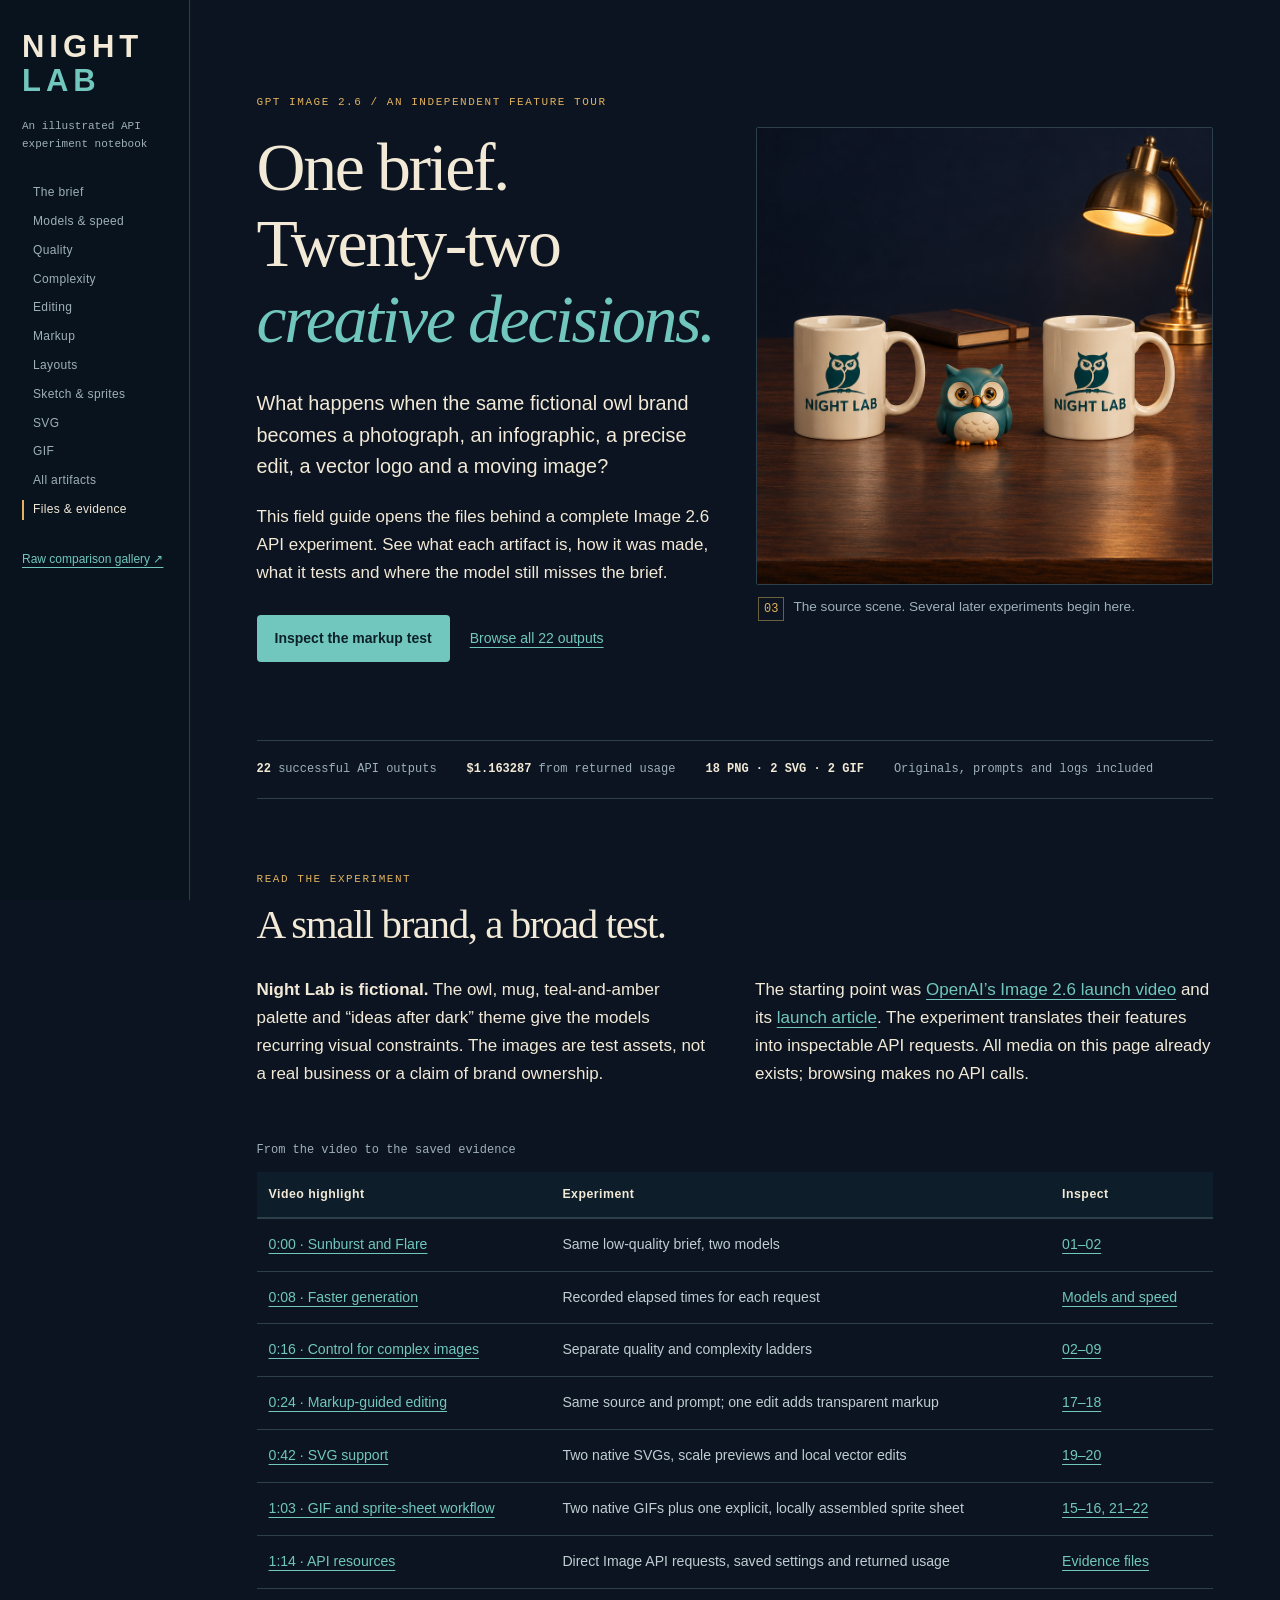
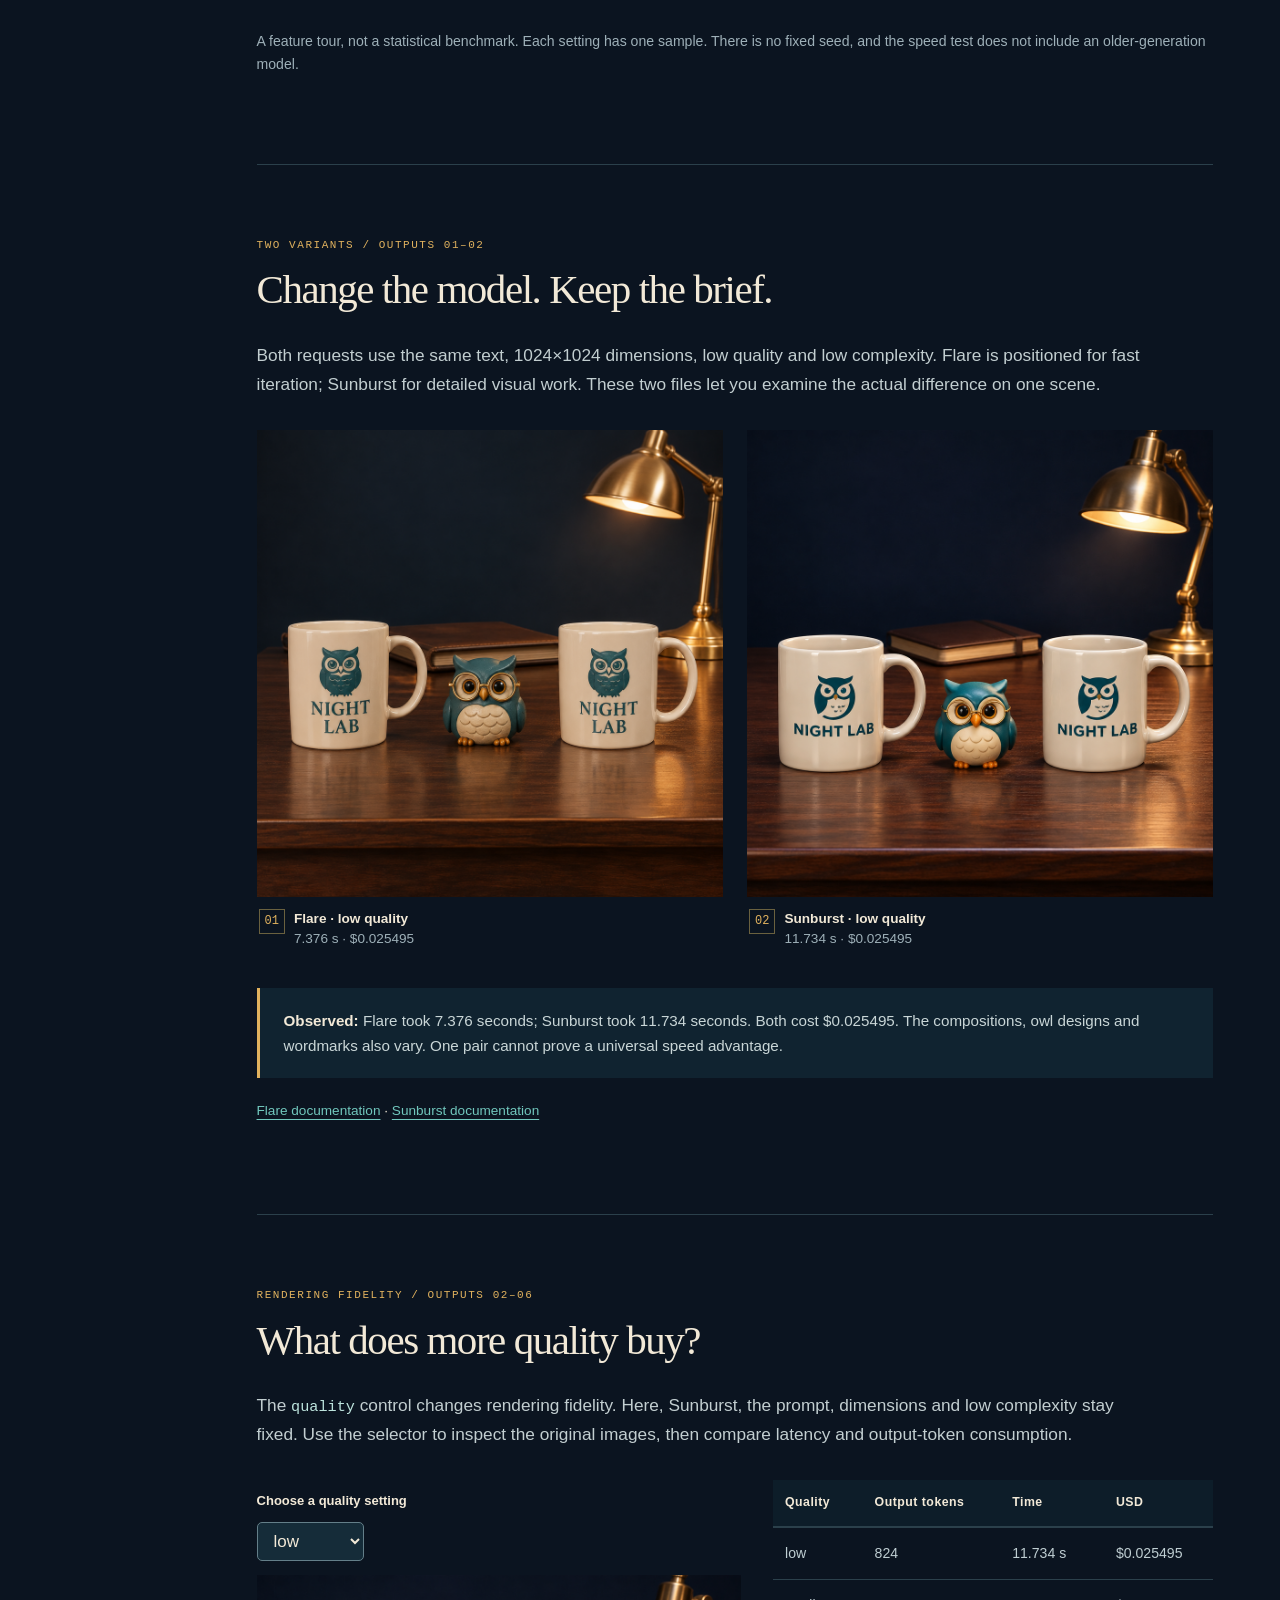
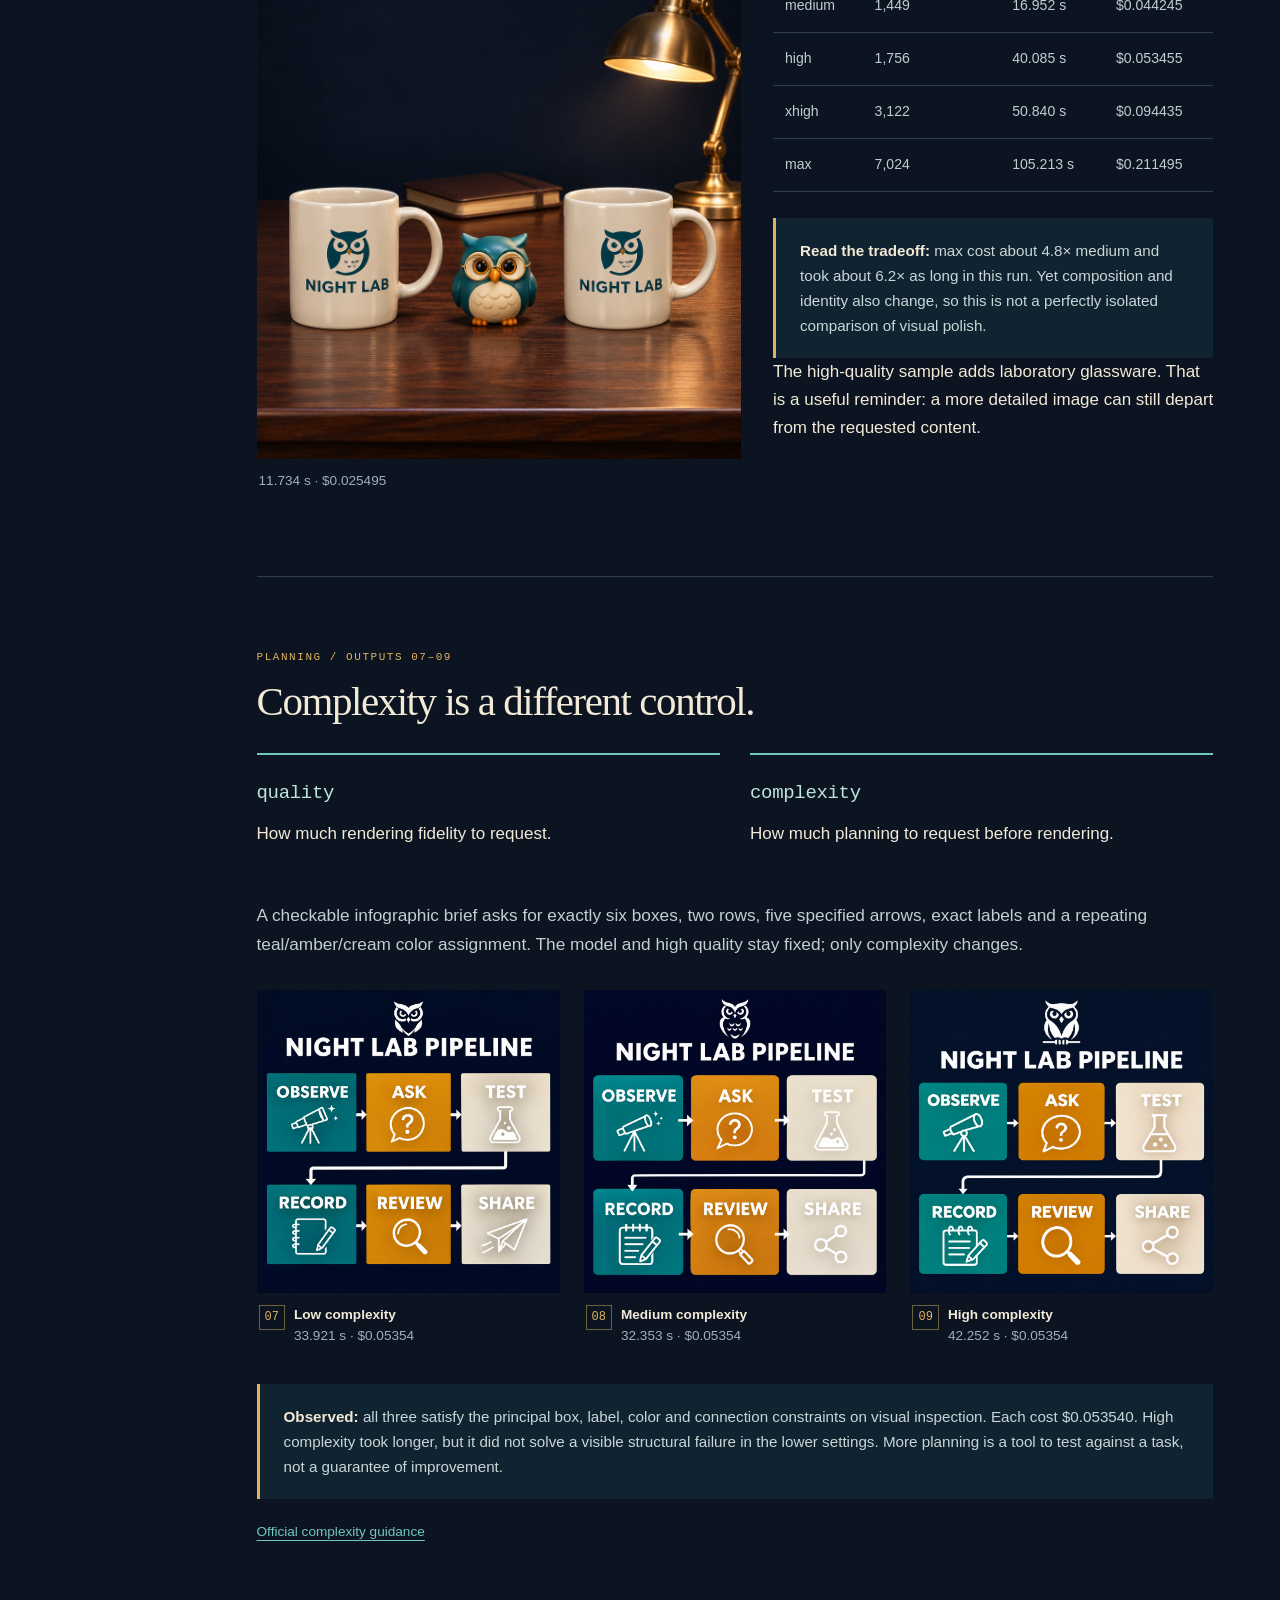
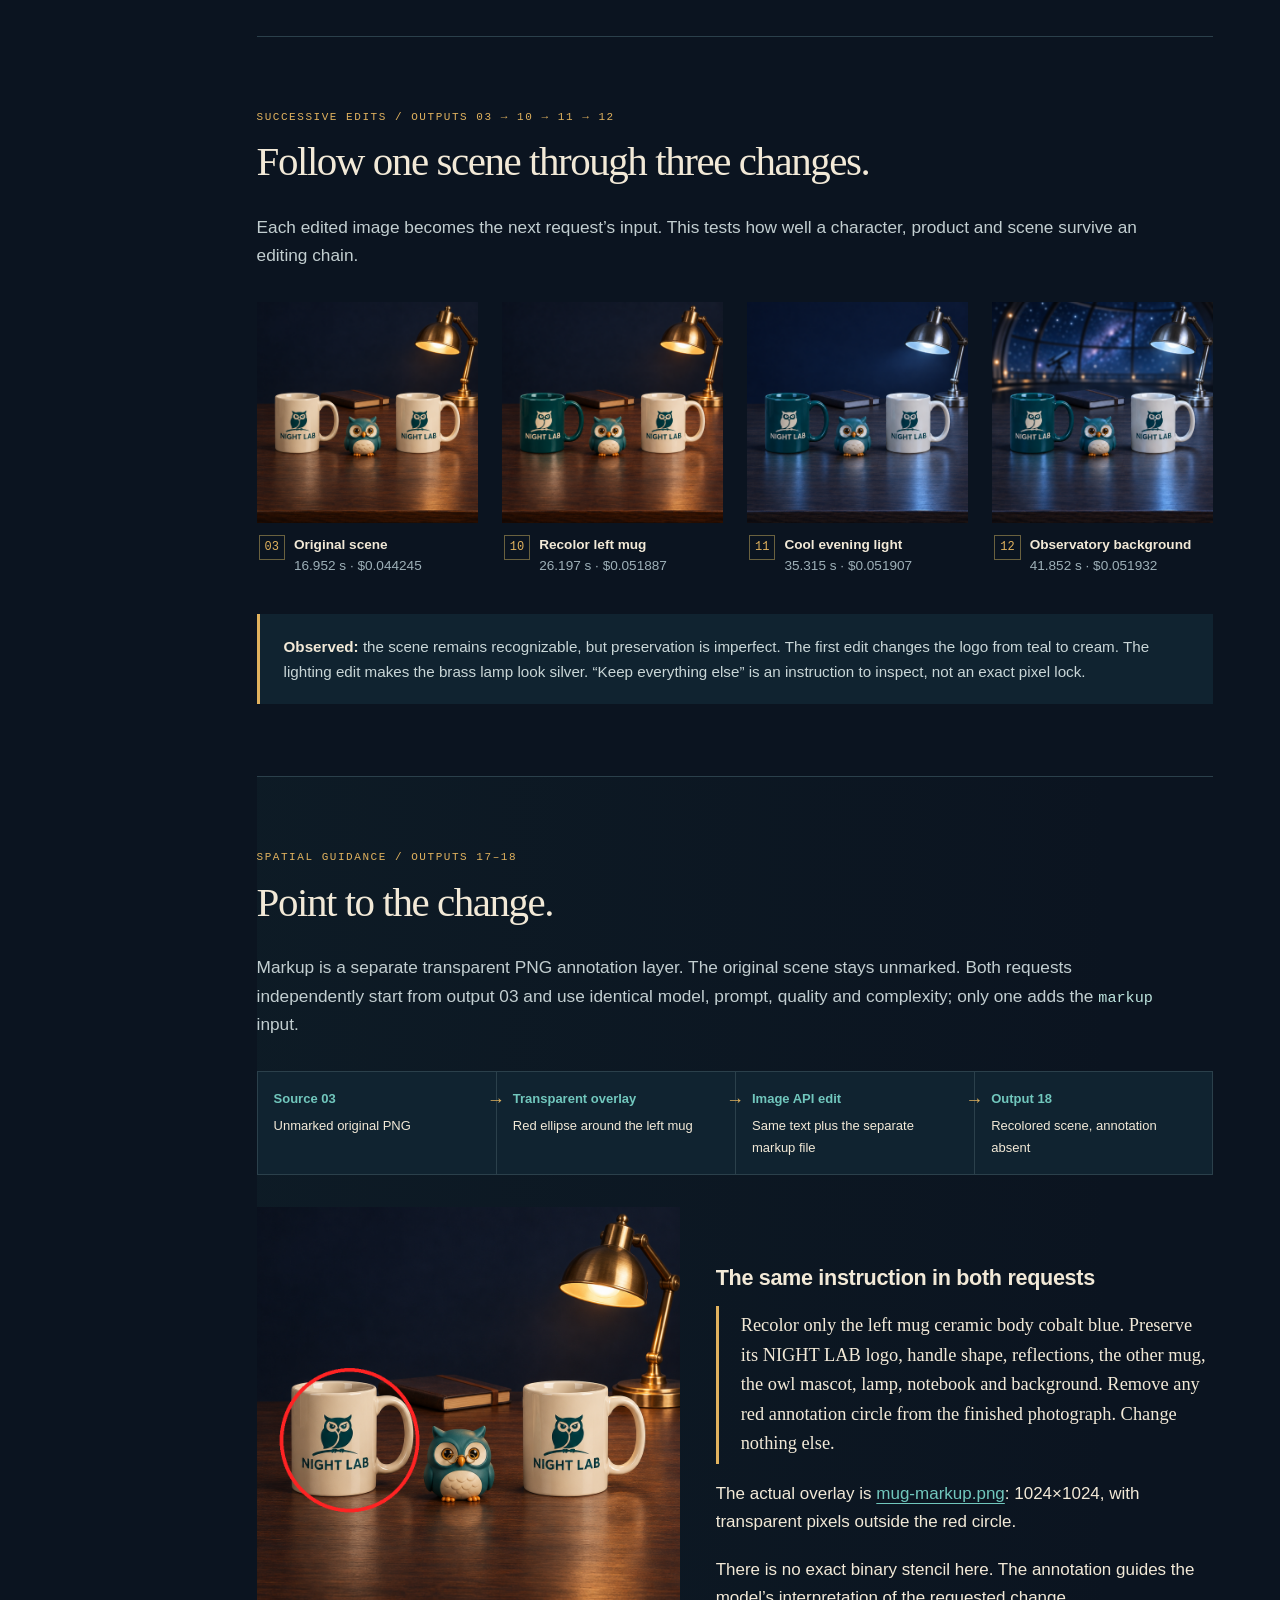
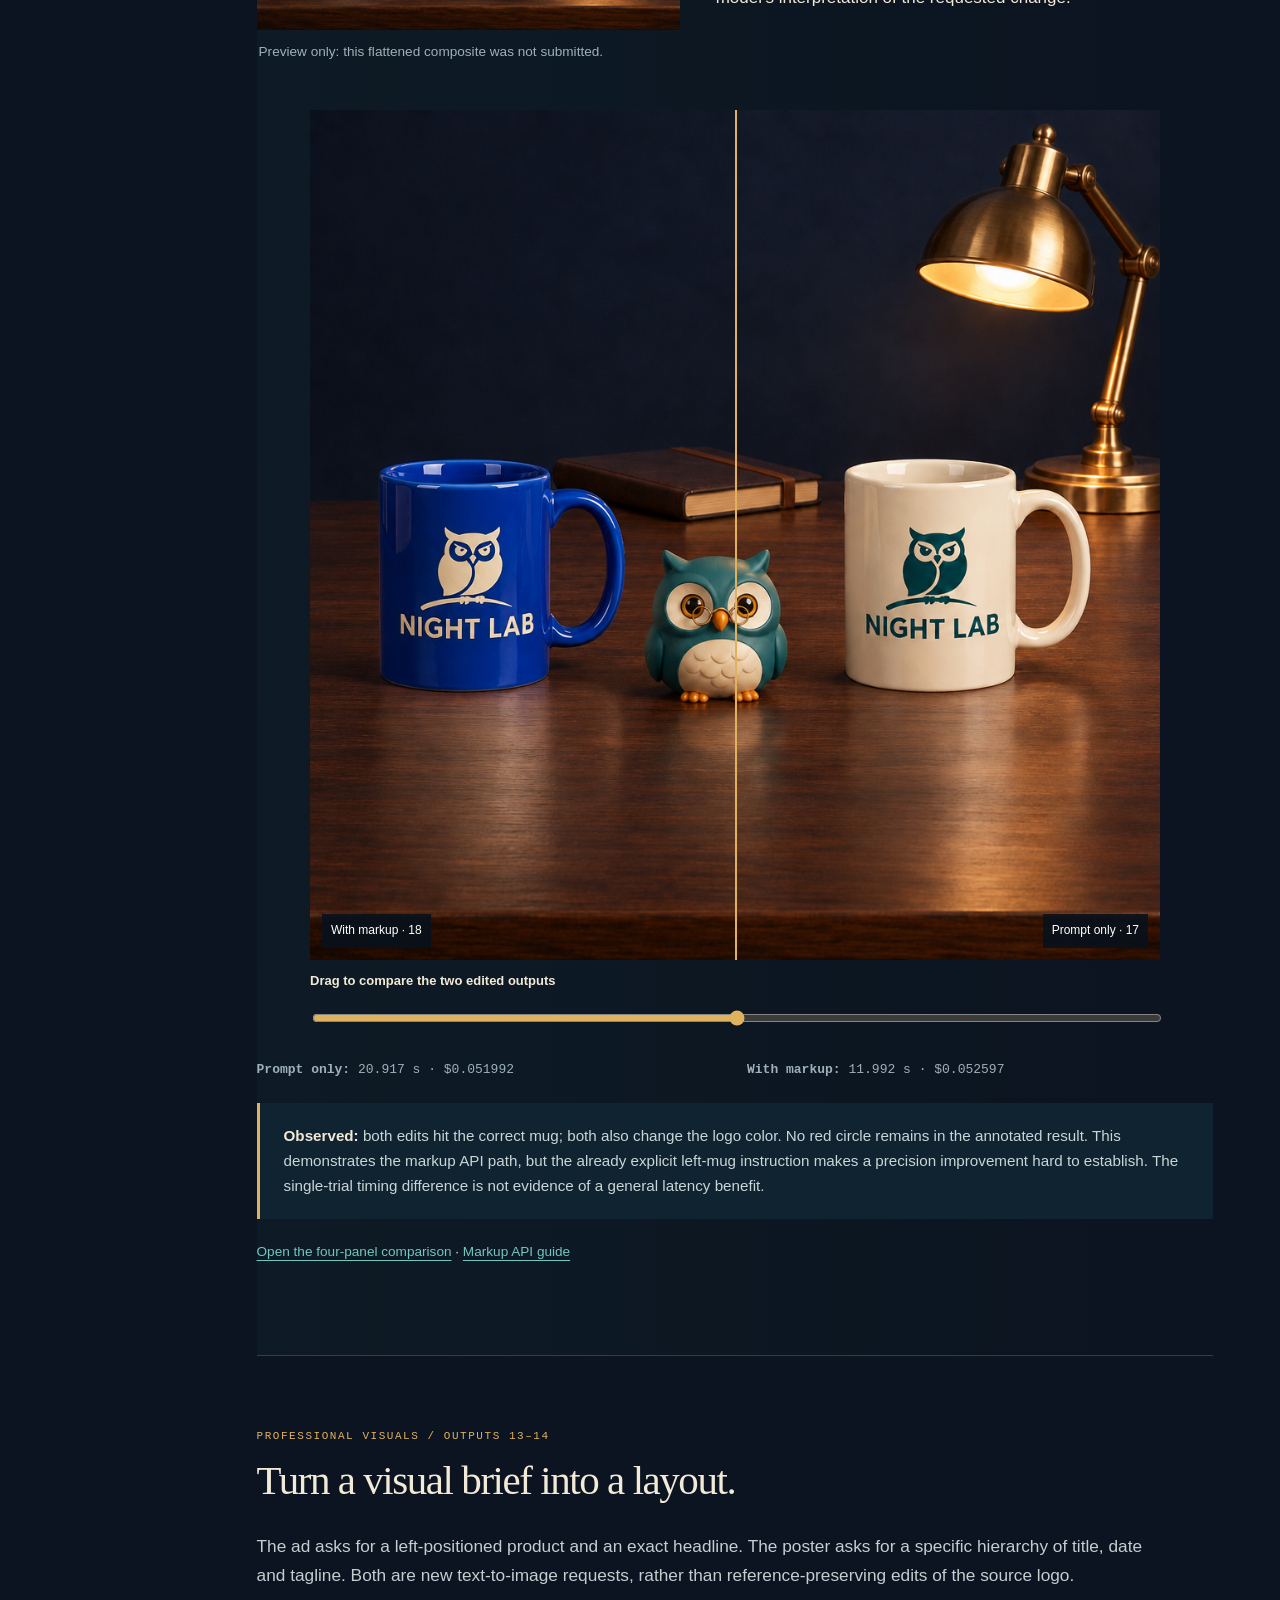
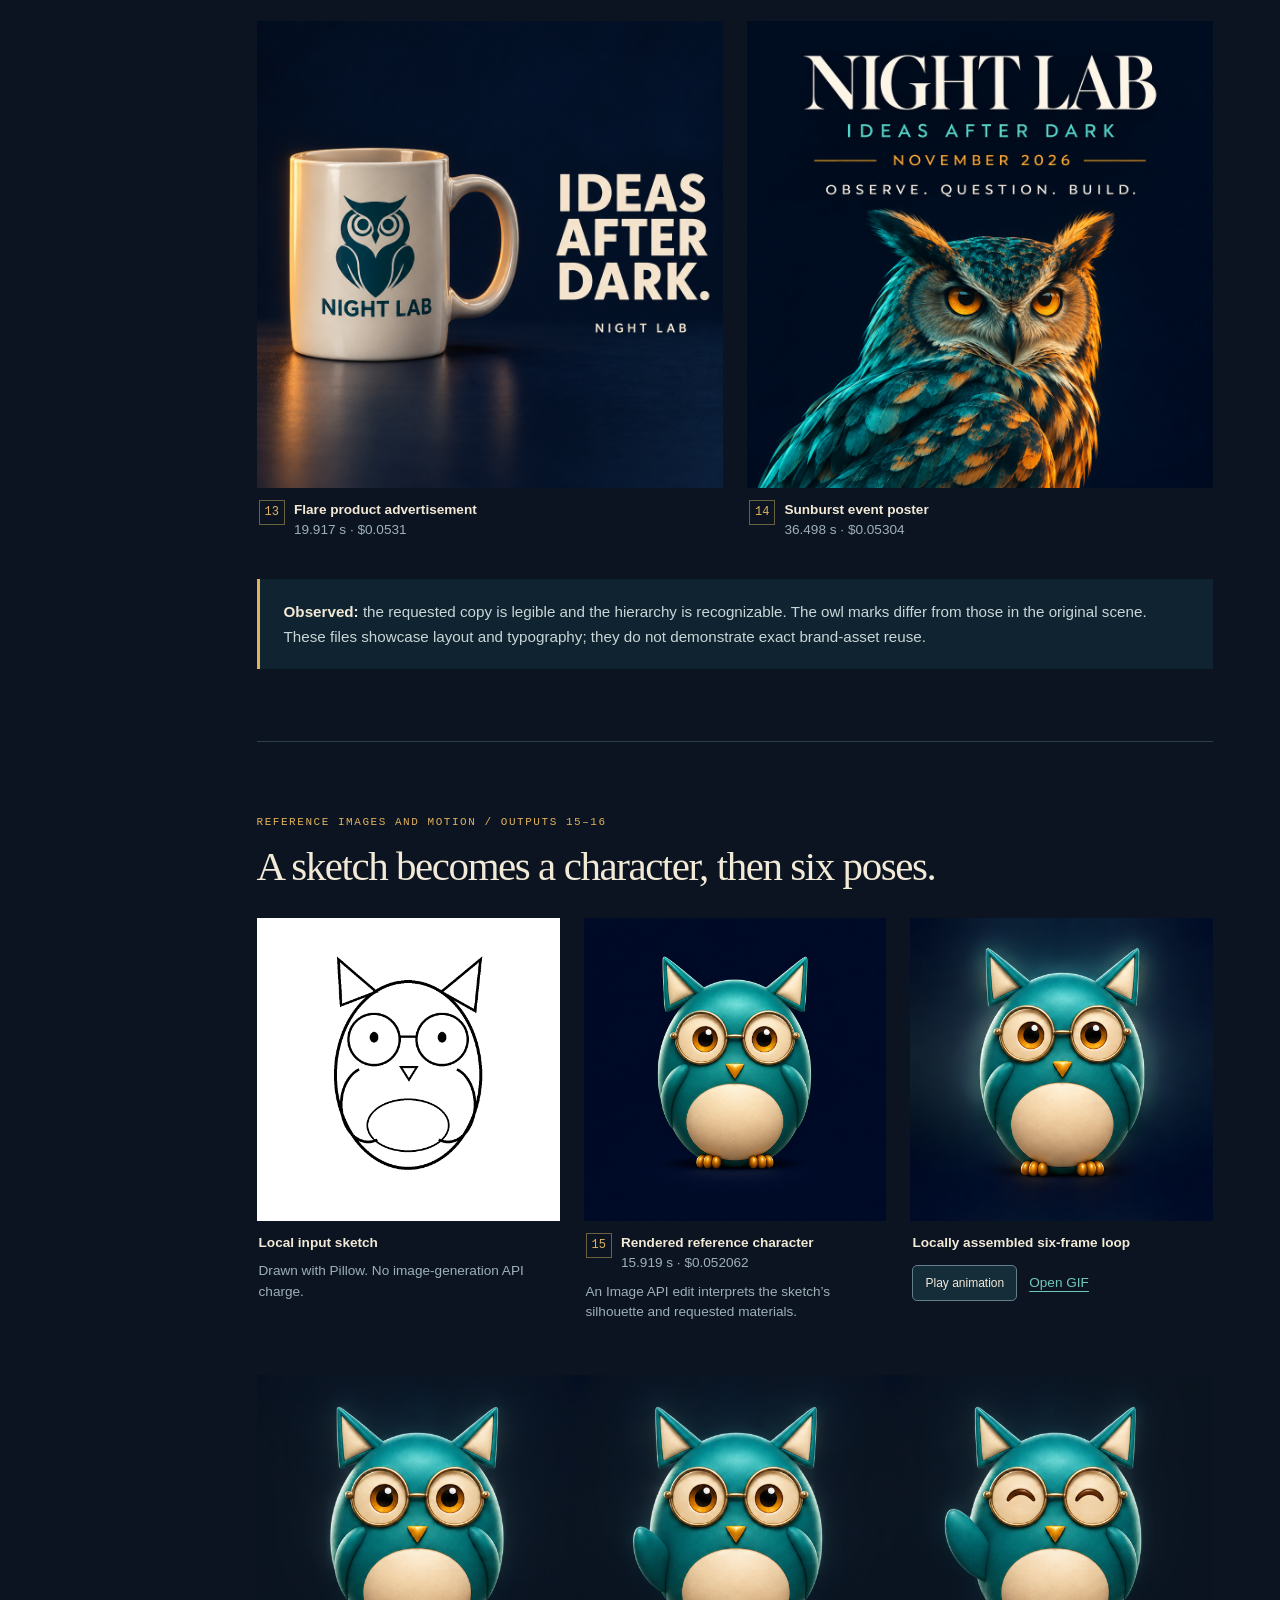
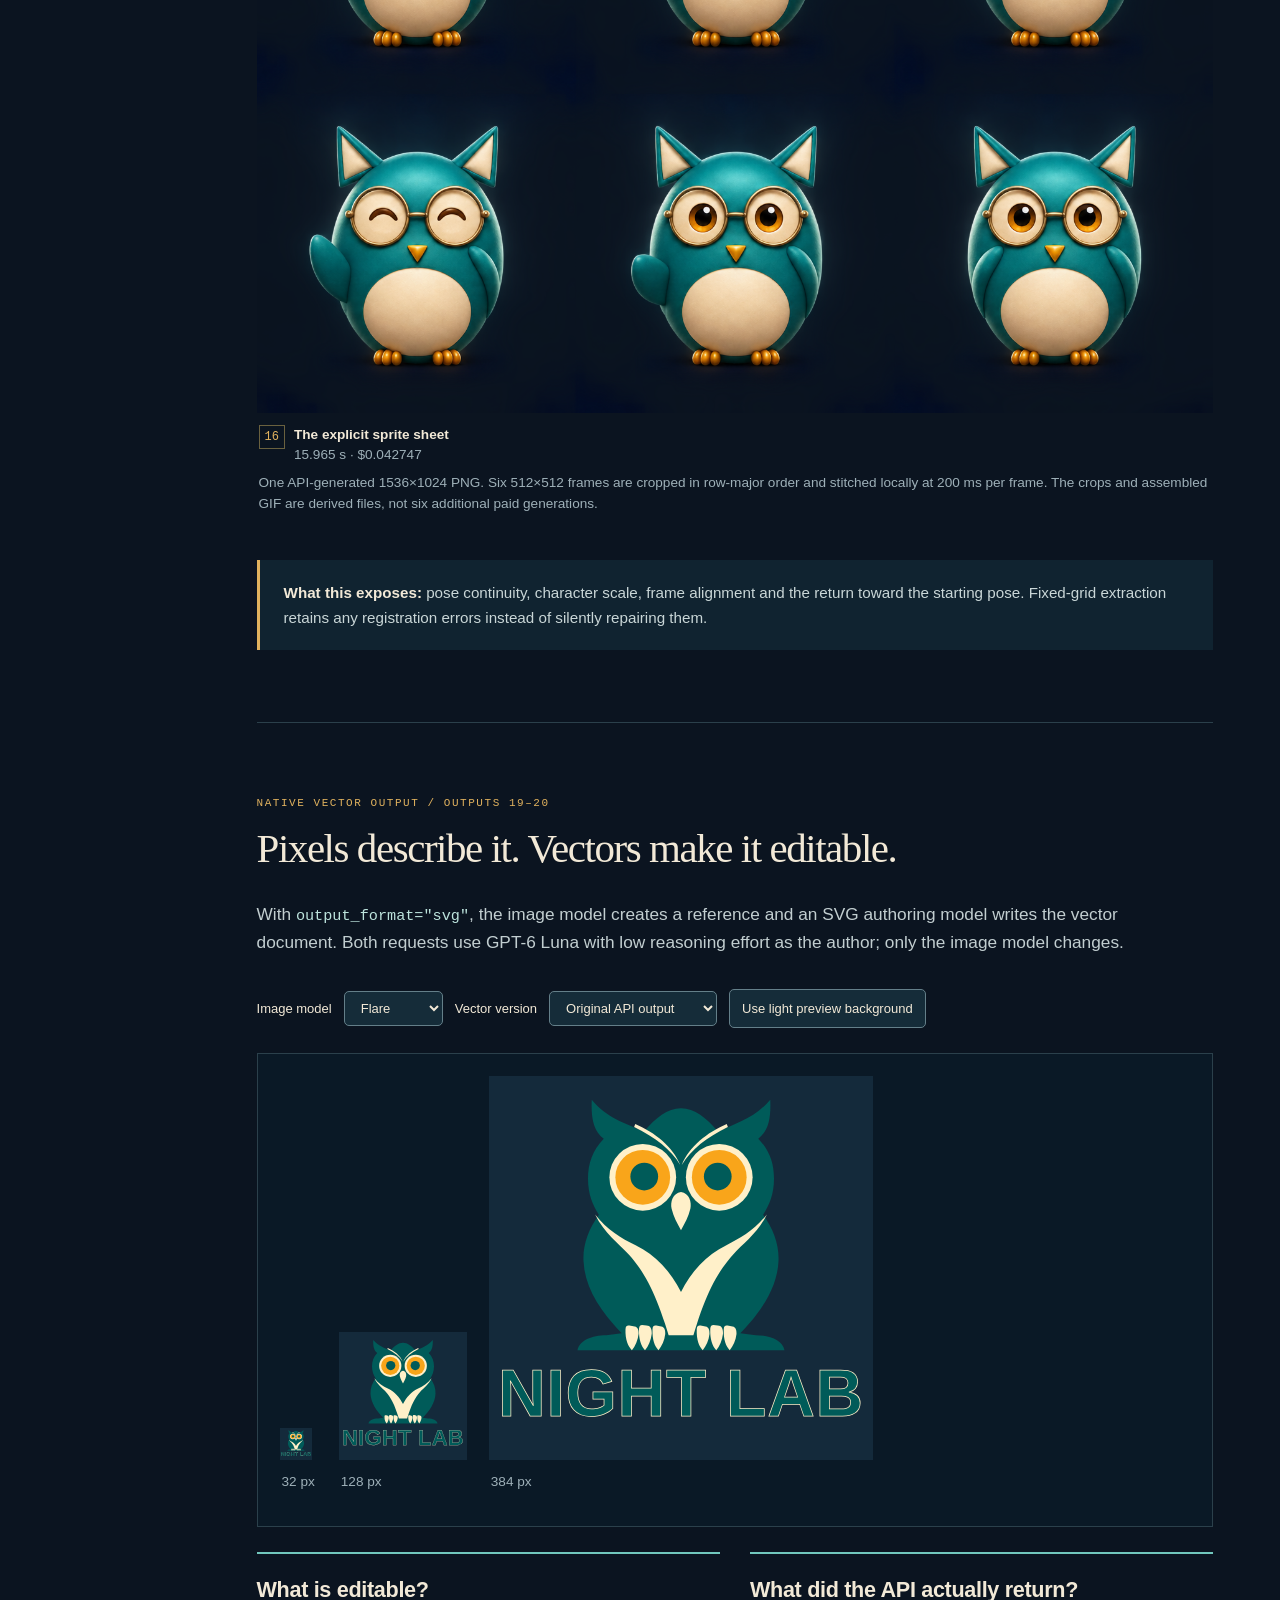
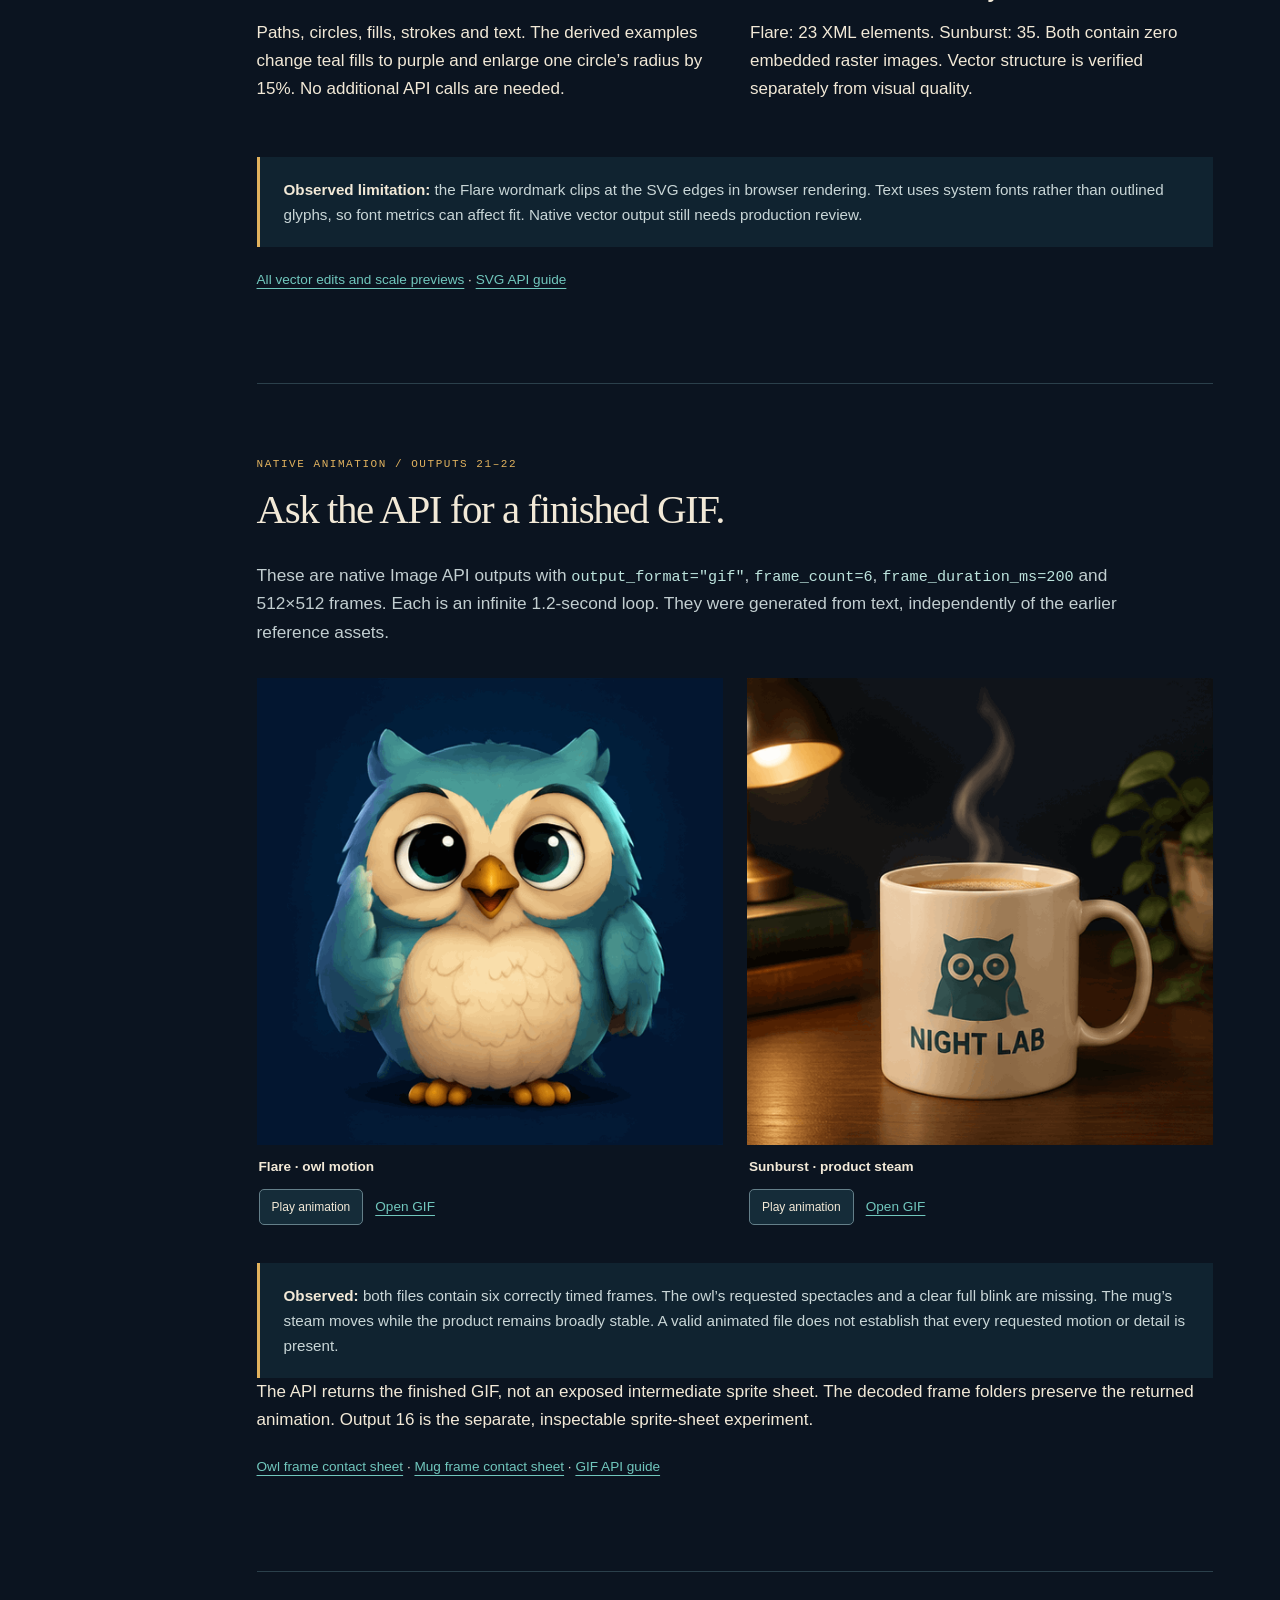
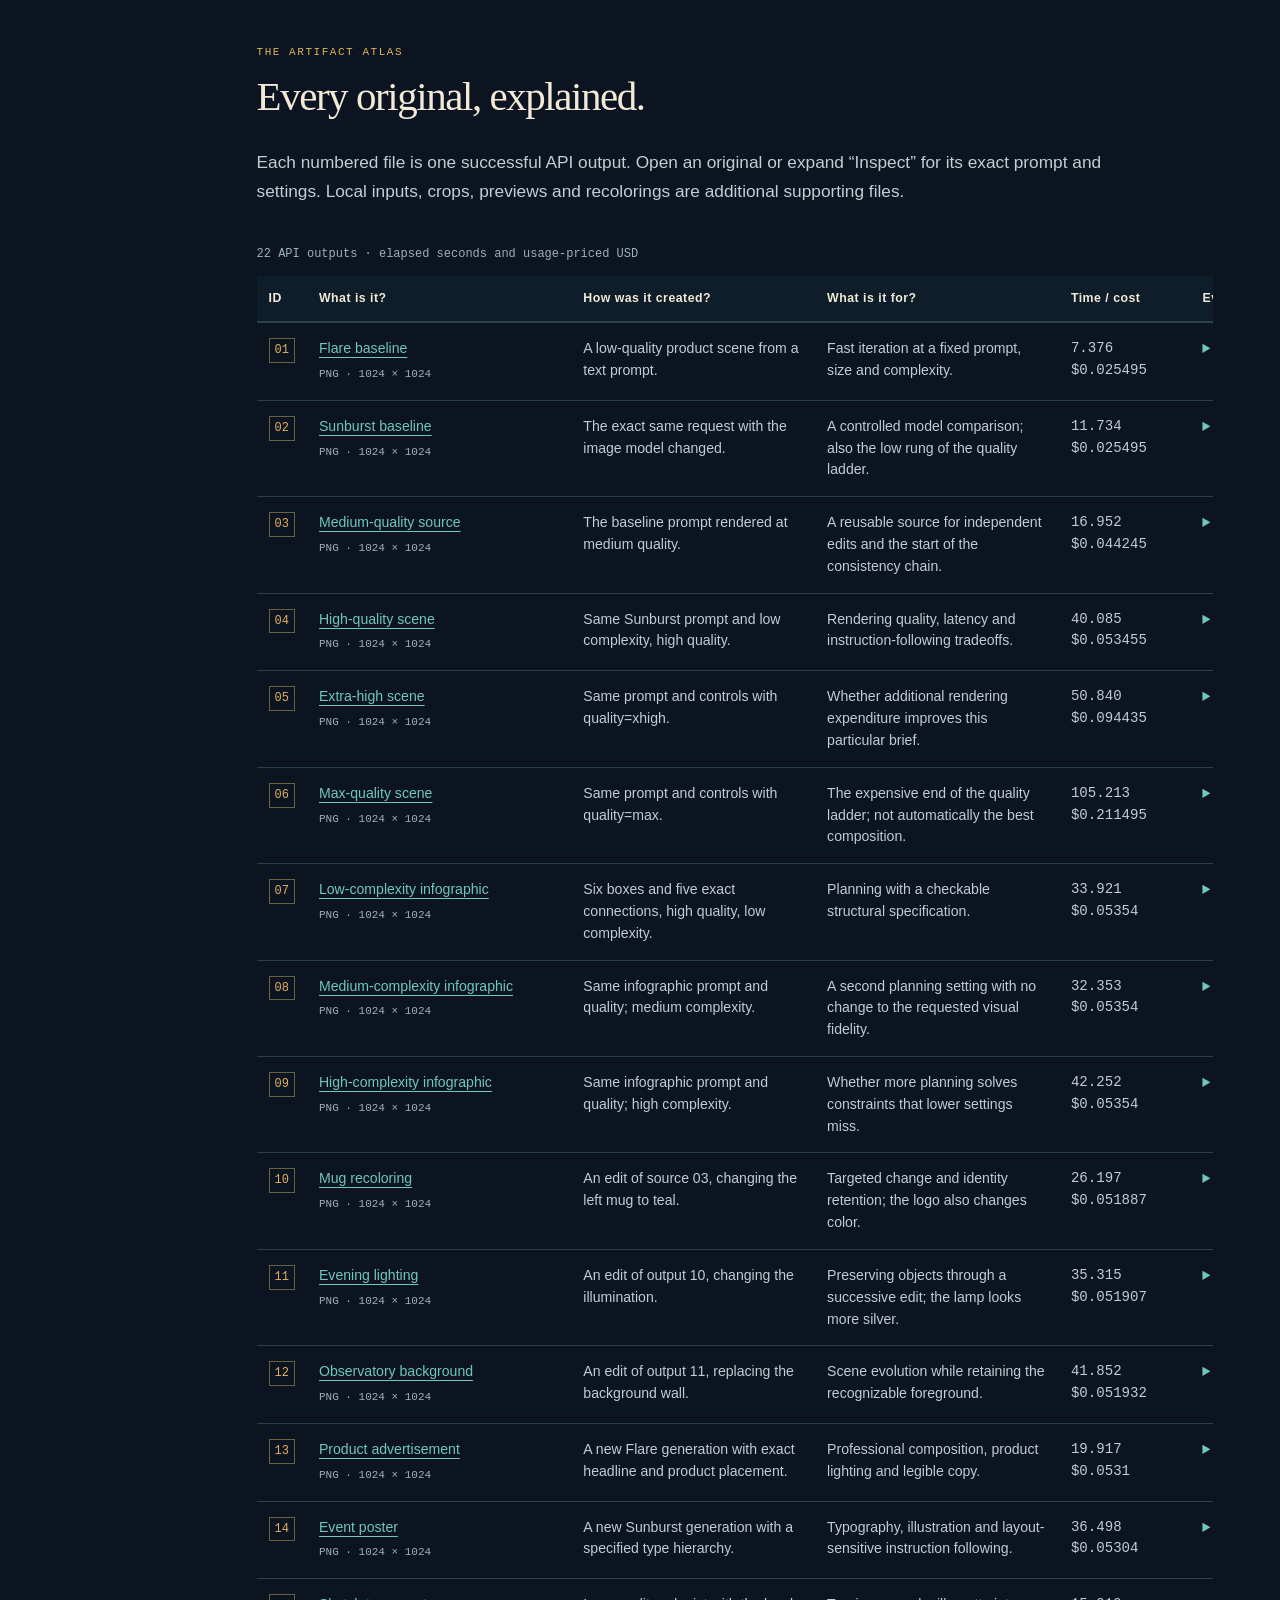
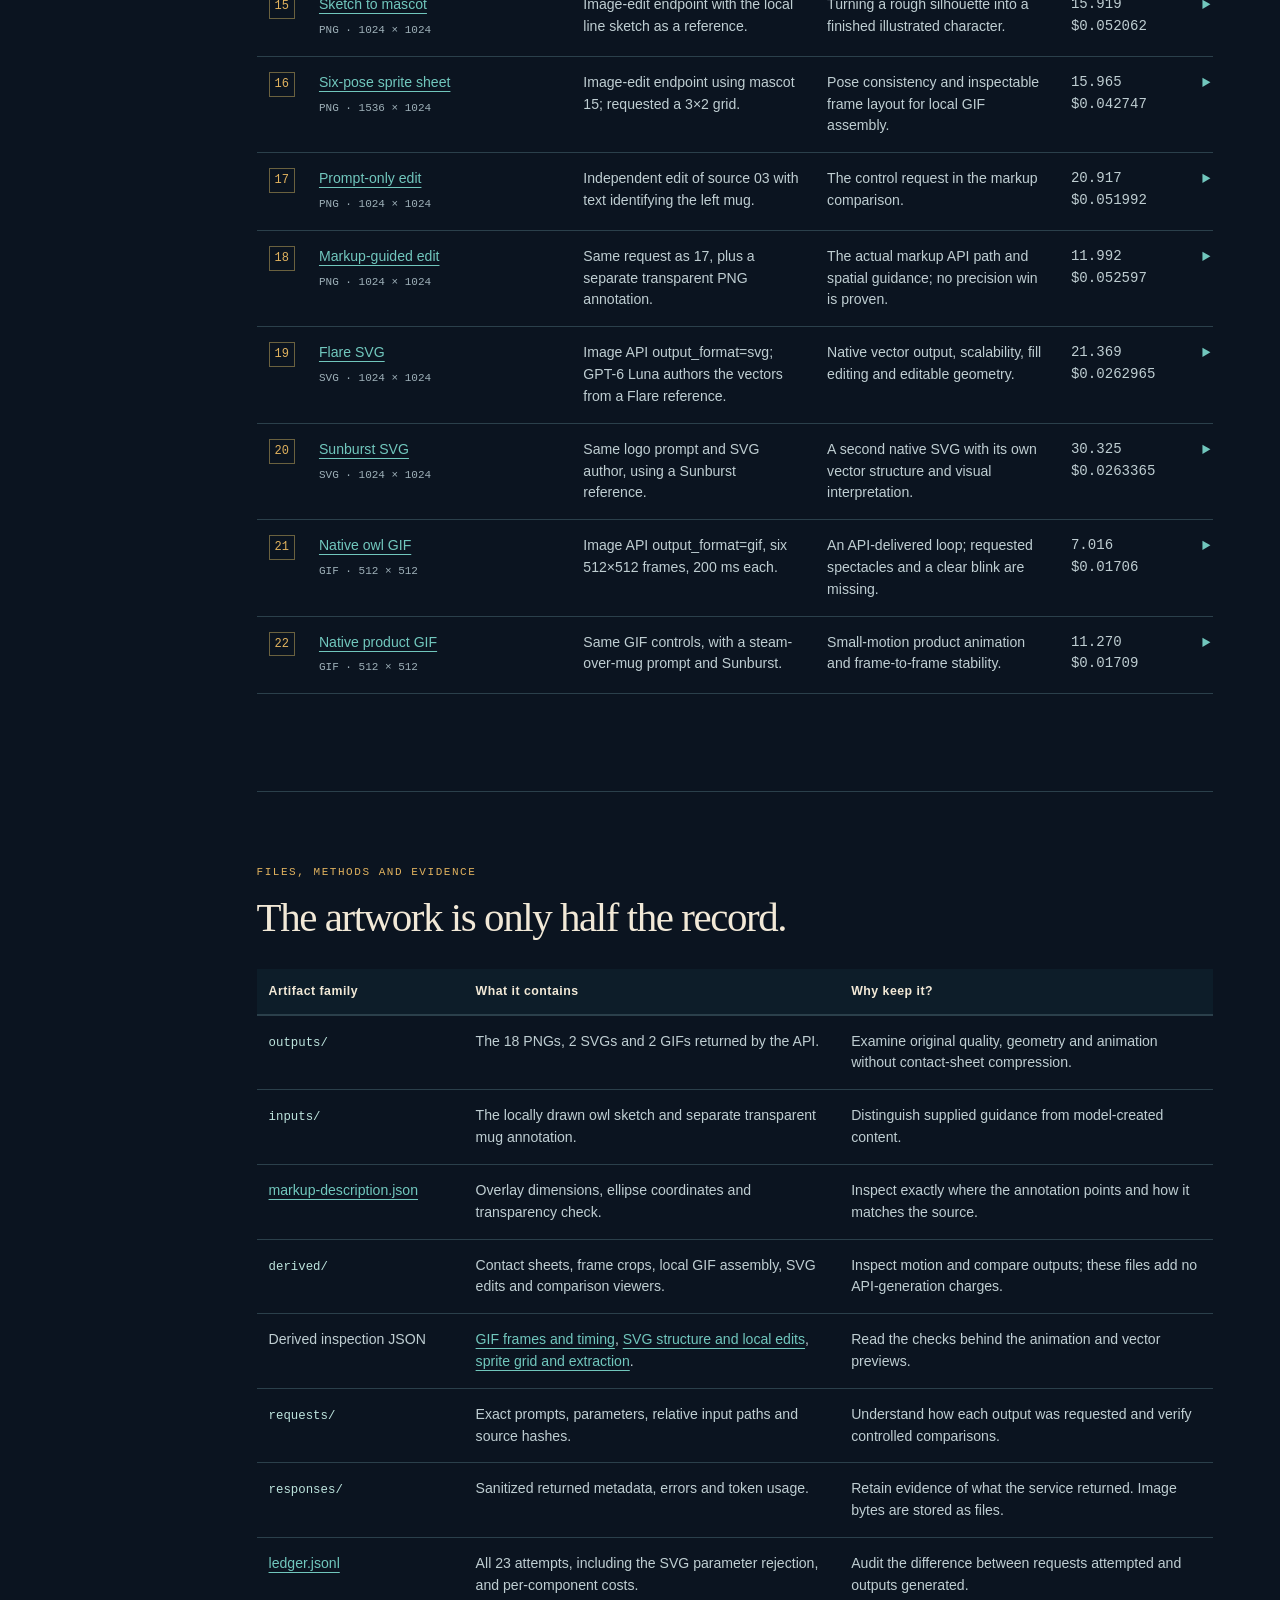
<file: index.html>
<!doctype html>
<html lang="en"><head><meta charset="utf-8"><meta name="viewport" content="width=device-width, initial-scale=1">
<meta name="description" content="An illustrated GPT Image 2.6 feature tour: 22 API outputs, controlled comparisons, native SVGs and GIFs, markup edits, exact prompts and measured costs.">
<meta name="color-scheme" content="dark"><title>Night Lab · GPT Image 2.6 field guide</title><link rel="stylesheet" href="site.css"><script defer src="site.js"></script></head>
<body><a class="skip" href="#main">Skip to guide</a>
<aside class="rail"><a class="wordmark" href="#top">NIGHT<br><span>LAB</span></a><p class="rail-note">An illustrated API<br>experiment notebook</p>
<nav aria-label="Guide sections"><a href="#brief">The brief</a><a href="#models">Models & speed</a><a href="#quality">Quality</a><a href="#complexity">Complexity</a><a href="#editing">Editing</a><a href="#markup">Markup</a><a href="#layouts">Layouts</a><a href="#sprites">Sketch & sprites</a><a href="#vectors">SVG</a><a href="#animation">GIF</a><a href="#inventory">All artifacts</a><a href="#files">Files & evidence</a></nav>
<a class="rail-gallery" href="image_26_experiment/index.html">Raw comparison gallery ↗</a></aside>
<main id="main"><header class="hero" id="top"><div class="hero-copy"><p class="eyebrow">GPT Image 2.6 / an independent feature tour</p><h1>One brief.<br>Twenty-two<br><em>creative decisions.</em></h1><p class="lede">What happens when the same fictional owl brand becomes a photograph, an infographic, a precise edit, a vector logo and a moving image?</p><p>This field guide opens the files behind a complete Image 2.6 API experiment. See what each artifact is, how it was made, what it tests and where the model still misses the brief.</p><div class="actions"><a class="button" href="#markup">Inspect the markup test</a><a class="quiet-link" href="#inventory">Browse all 22 outputs</a></div></div>
<figure class="hero-art"><img src="image_26_experiment/outputs/03-quality-medium.png" alt="Night Lab source scene: two ivory mugs, a teal owl and a brass lamp" fetchpriority="high"><figcaption><span class="id">03</span> The source scene. Several later experiments begin here.</figcaption></figure></header>
<div class="run-strip"><span><b>22</b> successful API outputs</span><span><b>$1.163287</b> from returned usage</span><span><b>18 PNG · 2 SVG · 2 GIF</b></span><span>Originals, prompts and logs included</span></div>

<section id="brief"><div class="section-head"><p class="eyebrow">Read the experiment</p><h2>A small brand, a broad test.</h2></div><div class="prose-columns"><p><b>Night Lab is fictional.</b> The owl, mug, teal-and-amber palette and “ideas after dark” theme give the models recurring visual constraints. The images are test assets, not a real business or a claim of brand ownership.</p><p>The starting point was <a href="https://www.youtube.com/watch?v=9ZxCOHkfn_8">OpenAI’s Image 2.6 launch video</a> and its <a href="https://openai.com/index/introducing-images-2-6/">launch article</a>. The experiment translates their features into inspectable API requests. All media on this page already exists; browsing makes no API calls.</p></div>
<div class="table-wrap"><table><caption>From the video to the saved evidence</caption><thead><tr><th>Video highlight</th><th>Experiment</th><th>Inspect</th></tr></thead><tbody>
<tr><td><a href="https://www.youtube.com/watch?v=9ZxCOHkfn_8&t=0s">0:00 · Sunburst and Flare</a></td><td>Same low-quality brief, two models</td><td><a href="#models">01–02</a></td></tr>
<tr><td><a href="https://www.youtube.com/watch?v=9ZxCOHkfn_8&t=8s">0:08 · Faster generation</a></td><td>Recorded elapsed times for each request</td><td><a href="#models">Models and speed</a></td></tr>
<tr><td><a href="https://www.youtube.com/watch?v=9ZxCOHkfn_8&t=16s">0:16 · Control for complex images</a></td><td>Separate quality and complexity ladders</td><td><a href="#complexity">02–09</a></td></tr>
<tr><td><a href="https://www.youtube.com/watch?v=9ZxCOHkfn_8&t=24s">0:24 · Markup-guided editing</a></td><td>Same source and prompt; one edit adds transparent markup</td><td><a href="#markup">17–18</a></td></tr>
<tr><td><a href="https://www.youtube.com/watch?v=9ZxCOHkfn_8&t=42s">0:42 · SVG support</a></td><td>Two native SVGs, scale previews and local vector edits</td><td><a href="#vectors">19–20</a></td></tr>
<tr><td><a href="https://www.youtube.com/watch?v=9ZxCOHkfn_8&t=63s">1:03 · GIF and sprite-sheet workflow</a></td><td>Two native GIFs plus one explicit, locally assembled sprite sheet</td><td><a href="#sprites">15–16, 21–22</a></td></tr>
<tr><td><a href="https://www.youtube.com/watch?v=9ZxCOHkfn_8&t=74s">1:14 · API resources</a></td><td>Direct Image API requests, saved settings and returned usage</td><td><a href="#files">Evidence files</a></td></tr></tbody></table></div>
<p class="note">A feature tour, not a statistical benchmark. Each setting has one sample. There is no fixed seed, and the speed test does not include an older-generation model.</p></section>

<section id="models"><div class="section-head"><p class="eyebrow">Two variants / outputs 01–02</p><h2>Change the model. Keep the brief.</h2></div><p class="section-intro">Both requests use the same text, 1024×1024 dimensions, low quality and low complexity. Flare is positioned for fast iteration; Sunburst for detailed visual work. These two files let you examine the actual difference on one scene.</p><div class="pair"><figure><a href="image_26_experiment/outputs/01-speed-flare-low.png"><img src="image_26_experiment/outputs/01-speed-flare-low.png" loading="lazy" alt="Flare · low quality"></a><figcaption><span class="id">01</span><strong>Flare · low quality</strong><span>7.376 s · $0.025495</span></figcaption></figure><figure><a href="image_26_experiment/outputs/02-speed-sunburst-low.png"><img src="image_26_experiment/outputs/02-speed-sunburst-low.png" loading="lazy" alt="Sunburst · low quality"></a><figcaption><span class="id">02</span><strong>Sunburst · low quality</strong><span>11.734 s · $0.025495</span></figcaption></figure></div><div class="observation"><b>Observed:</b> Flare took 7.376 seconds; Sunburst took 11.734 seconds. Both cost $0.025495. The compositions, owl designs and wordmarks also vary. One pair cannot prove a universal speed advantage.</div><p class="source"><a href="https://developers.openai.com/api/docs/models/gpt-image-2.6-flare">Flare documentation</a> · <a href="https://developers.openai.com/api/docs/models/gpt-image-2.6-sunburst">Sunburst documentation</a></p></section>

<section id="quality"><div class="section-head"><p class="eyebrow">Rendering fidelity / outputs 02–06</p><h2>What does more quality buy?</h2></div><p class="section-intro">The <code>quality</code> control changes rendering fidelity. Here, Sunburst, the prompt, dimensions and low complexity stay fixed. Use the selector to inspect the original images, then compare latency and output-token consumption.</p><div class="quality-layout"><figure><label class="control-label" for="quality-choice">Choose a quality setting</label><select id="quality-choice"><option value="image_26_experiment/outputs/02-speed-sunburst-low.png" data-meta="11.734 s · $0.025495" data-quality="low">low</option><option value="image_26_experiment/outputs/03-quality-medium.png" data-meta="16.952 s · $0.044245" data-quality="medium">medium</option><option value="image_26_experiment/outputs/04-quality-high.png" data-meta="40.085 s · $0.053455" data-quality="high">high</option><option value="image_26_experiment/outputs/05-quality-xhigh.png" data-meta="50.840 s · $0.094435" data-quality="xhigh">xhigh</option><option value="image_26_experiment/outputs/06-quality-max.png" data-meta="105.213 s · $0.211495" data-quality="max">max</option></select><a id="quality-original" href="image_26_experiment/outputs/02-speed-sunburst-low.png"><img id="quality-image" src="image_26_experiment/outputs/02-speed-sunburst-low.png" loading="lazy" alt="Sunburst low-quality scene"></a><figcaption id="quality-meta">11.734 s · $0.025495</figcaption></figure><div><table><thead><tr><th>Quality</th><th>Output tokens</th><th>Time</th><th>USD</th></tr></thead><tbody><tr><td>low</td><td>824</td><td>11.734 s</td><td>$0.025495</td></tr><tr><td>medium</td><td>1,449</td><td>16.952 s</td><td>$0.044245</td></tr><tr><td>high</td><td>1,756</td><td>40.085 s</td><td>$0.053455</td></tr><tr><td>xhigh</td><td>3,122</td><td>50.840 s</td><td>$0.094435</td></tr><tr><td>max</td><td>7,024</td><td>105.213 s</td><td>$0.211495</td></tr></tbody></table><p class="observation"><b>Read the tradeoff:</b> max cost about 4.8× medium and took about 6.2× as long in this run. Yet composition and identity also change, so this is not a perfectly isolated comparison of visual polish.</p><p>The high-quality sample adds laboratory glassware. That is a useful reminder: a more detailed image can still depart from the requested content.</p></div></div></section>

<section id="complexity"><div class="section-head"><p class="eyebrow">Planning / outputs 07–09</p><h2>Complexity is a different control.</h2></div><div class="definitions"><div><h3><code>quality</code></h3><p>How much rendering fidelity to request.</p></div><div><h3><code>complexity</code></h3><p>How much planning to request before rendering.</p></div></div><p class="section-intro">A checkable infographic brief asks for exactly six boxes, two rows, five specified arrows, exact labels and a repeating teal/amber/cream color assignment. The model and high quality stay fixed; only complexity changes.</p><div class="triple"><figure><a href="image_26_experiment/outputs/07-complexity-low.png"><img src="image_26_experiment/outputs/07-complexity-low.png" loading="lazy" alt="Low complexity"></a><figcaption><span class="id">07</span><strong>Low complexity</strong><span>33.921 s · $0.05354</span></figcaption></figure><figure><a href="image_26_experiment/outputs/08-complexity-medium.png"><img src="image_26_experiment/outputs/08-complexity-medium.png" loading="lazy" alt="Medium complexity"></a><figcaption><span class="id">08</span><strong>Medium complexity</strong><span>32.353 s · $0.05354</span></figcaption></figure><figure><a href="image_26_experiment/outputs/09-complexity-high.png"><img src="image_26_experiment/outputs/09-complexity-high.png" loading="lazy" alt="High complexity"></a><figcaption><span class="id">09</span><strong>High complexity</strong><span>42.252 s · $0.05354</span></figcaption></figure></div><p class="observation"><b>Observed:</b> all three satisfy the principal box, label, color and connection constraints on visual inspection. Each cost $0.053540. High complexity took longer, but it did not solve a visible structural failure in the lower settings. More planning is a tool to test against a task, not a guarantee of improvement.</p><p class="source"><a href="https://developers.openai.com/api/docs/guides/image-generation#set-image-complexity">Official complexity guidance</a></p></section>

<section id="editing"><div class="section-head"><p class="eyebrow">Successive edits / outputs 03 → 10 → 11 → 12</p><h2>Follow one scene through three changes.</h2></div><p class="section-intro">Each edited image becomes the next request’s input. This tests how well a character, product and scene survive an editing chain.</p><div class="quad"><figure><a href="image_26_experiment/outputs/03-quality-medium.png"><img src="image_26_experiment/outputs/03-quality-medium.png" loading="lazy" alt="Original scene"></a><figcaption><span class="id">03</span><strong>Original scene</strong><span>16.952 s · $0.044245</span></figcaption></figure><figure><a href="image_26_experiment/outputs/10-consistency-recolor.png"><img src="image_26_experiment/outputs/10-consistency-recolor.png" loading="lazy" alt="Recolor left mug"></a><figcaption><span class="id">10</span><strong>Recolor left mug</strong><span>26.197 s · $0.051887</span></figcaption></figure><figure><a href="image_26_experiment/outputs/11-consistency-lighting.png"><img src="image_26_experiment/outputs/11-consistency-lighting.png" loading="lazy" alt="Cool evening light"></a><figcaption><span class="id">11</span><strong>Cool evening light</strong><span>35.315 s · $0.051907</span></figcaption></figure><figure><a href="image_26_experiment/outputs/12-consistency-background.png"><img src="image_26_experiment/outputs/12-consistency-background.png" loading="lazy" alt="Observatory background"></a><figcaption><span class="id">12</span><strong>Observatory background</strong><span>41.852 s · $0.051932</span></figcaption></figure></div><p class="observation"><b>Observed:</b> the scene remains recognizable, but preservation is imperfect. The first edit changes the logo from teal to cream. The lighting edit makes the brass lamp look silver. “Keep everything else” is an instruction to inspect, not an exact pixel lock.</p></section>

<section id="markup" class="feature"><div class="section-head"><p class="eyebrow">Spatial guidance / outputs 17–18</p><h2>Point to the change.</h2></div><p class="section-intro">Markup is a separate transparent PNG annotation layer. The original scene stays unmarked. Both requests independently start from output 03 and use identical model, prompt, quality and complexity; only one adds the <code>markup</code> input.</p><ol class="flow"><li><b>Source 03</b><span>Unmarked original PNG</span></li><li><b>Transparent overlay</b><span>Red ellipse around the left mug</span></li><li><b>Image API edit</b><span>Same text plus the separate markup file</span></li><li><b>Output 18</b><span>Recolored scene, annotation absent</span></li></ol>
<div class="markup-inputs"><figure><img src="image_26_experiment/derived/markup-annotated-preview.png" loading="lazy" alt="Preview of the red ellipse over the left mug"><figcaption>Preview only: this flattened composite was not submitted.</figcaption></figure><div><h3>The same instruction in both requests</h3><blockquote>Recolor only the left mug ceramic body cobalt blue. Preserve its NIGHT LAB logo, handle shape, reflections, the other mug, the owl mascot, lamp, notebook and background. Remove any red annotation circle from the finished photograph. Change nothing else.</blockquote><p>The actual overlay is <a href="image_26_experiment/inputs/mug-markup.png">mug-markup.png</a>: 1024×1024, with transparent pixels outside the red circle.</p><p>There is no exact binary stencil here. The annotation guides the model’s interpretation of the requested change.</p></div></div>
<div class="comparison"><div class="compare-stage"><img src="image_26_experiment/outputs/17-markup-control-prompt-only.png" loading="lazy" alt="Prompt-only edit of the left mug"><img id="markup-reveal" class="revealed" src="image_26_experiment/outputs/18-markup-overlay-edit.png" loading="lazy" alt="Markup-guided edit of the left mug"><span class="compare-tag left">With markup · 18</span><span class="compare-tag right">Prompt only · 17</span><div id="markup-divider" class="divider"></div></div><label class="control-label" for="markup-range">Drag to compare the two edited outputs</label><input id="markup-range" type="range" min="0" max="100" value="50" aria-label="Reveal markup-guided output"></div>
<div class="pair metrics"><p><b>Prompt only:</b> 20.917 s · $0.051992</p><p><b>With markup:</b> 11.992 s · $0.052597</p></div><p class="observation"><b>Observed:</b> both edits hit the correct mug; both also change the logo color. No red circle remains in the annotated result. This demonstrates the markup API path, but the already explicit left-mug instruction makes a precision improvement hard to establish. The single-trial timing difference is not evidence of a general latency benefit.</p><p class="source"><a href="image_26_experiment/derived/markup-comparison.html">Open the four-panel comparison</a> · <a href="https://developers.openai.com/api/docs/guides/image-generation#guide-an-edit-with-markup">Markup API guide</a></p></section>

<section id="layouts"><div class="section-head"><p class="eyebrow">Professional visuals / outputs 13–14</p><h2>Turn a visual brief into a layout.</h2></div><p class="section-intro">The ad asks for a left-positioned product and an exact headline. The poster asks for a specific hierarchy of title, date and tagline. Both are new text-to-image requests, rather than reference-preserving edits of the source logo.</p><div class="pair"><figure><a href="image_26_experiment/outputs/13-professional-product.png"><img src="image_26_experiment/outputs/13-professional-product.png" loading="lazy" alt="Flare product advertisement"></a><figcaption><span class="id">13</span><strong>Flare product advertisement</strong><span>19.917 s · $0.0531</span></figcaption></figure><figure><a href="image_26_experiment/outputs/14-professional-poster.png"><img src="image_26_experiment/outputs/14-professional-poster.png" loading="lazy" alt="Sunburst event poster"></a><figcaption><span class="id">14</span><strong>Sunburst event poster</strong><span>36.498 s · $0.05304</span></figcaption></figure></div><p class="observation"><b>Observed:</b> the requested copy is legible and the hierarchy is recognizable. The owl marks differ from those in the original scene. These files showcase layout and typography; they do not demonstrate exact brand-asset reuse.</p></section>

<section id="sprites"><div class="section-head"><p class="eyebrow">Reference images and motion / outputs 15–16</p><h2>A sketch becomes a character, then six poses.</h2></div><div class="triple"><figure><img src="image_26_experiment/inputs/owl-sketch.png" loading="lazy" alt="Rough black-line owl sketch"><figcaption><strong>Local input sketch</strong><p>Drawn with Pillow. No image-generation API charge.</p></figcaption></figure><figure><a href="image_26_experiment/outputs/15-sketch-to-mascot.png"><img src="image_26_experiment/outputs/15-sketch-to-mascot.png" loading="lazy" alt="Rendered reference character"></a><figcaption><span class="id">15</span><strong>Rendered reference character</strong><span>15.919 s · $0.052062</span><p>An Image API edit interprets the sketch’s silhouette and requested materials.</p></figcaption></figure><figure class="animation"><img src="image_26_experiment/derived/sprite-frames/frame-01.png" data-still="image_26_experiment/derived/sprite-frames/frame-01.png" data-gif="image_26_experiment/derived/sprite-sheet-loop.gif" loading="lazy" alt="Locally assembled six-frame loop"><figcaption><strong>Locally assembled six-frame loop</strong><button type="button" class="play" aria-pressed="false">Play animation</button><a href="image_26_experiment/derived/sprite-sheet-loop.gif">Open GIF</a></figcaption></figure></div>
<figure class="wide"><a href="image_26_experiment/outputs/16-mascot-sprite-sheet.png"><img src="image_26_experiment/outputs/16-mascot-sprite-sheet.png" loading="lazy" alt="Six sequential owl poses in a three-column by two-row sprite sheet"></a><figcaption><span class="id">16</span><strong>The explicit sprite sheet</strong><span>15.965 s · $0.042747</span><p>One API-generated 1536×1024 PNG. Six 512×512 frames are cropped in row-major order and stitched locally at 200 ms per frame. The crops and assembled GIF are derived files, not six additional paid generations.</p></figcaption></figure><p class="observation"><b>What this exposes:</b> pose continuity, character scale, frame alignment and the return toward the starting pose. Fixed-grid extraction retains any registration errors instead of silently repairing them.</p></section>

<section id="vectors"><div class="section-head"><p class="eyebrow">Native vector output / outputs 19–20</p><h2>Pixels describe it. Vectors make it editable.</h2></div><p class="section-intro">With <code>output_format="svg"</code>, the image model creates a reference and an SVG authoring model writes the vector document. Both requests use GPT-6 Luna with low reasoning effort as the author; only the image model changes.</p><div class="vector-controls"><label for="vector-model">Image model</label><select id="vector-model"><option value="19-svg-flare">Flare</option><option value="20-svg-sunburst">Sunburst</option></select><label for="vector-version">Vector version</label><select id="vector-version"><option value="original">Original API output</option><option value="recolored">Local fill edit</option><option value="shape-edited">Local fill + radius edit</option></select><button id="vector-bg" type="button" aria-pressed="false">Use light preview background</button></div><div id="vector-sizes" class="vector-sizes"><figure><img data-size="32" src="image_26_experiment/outputs/19-svg-flare.svg" width="32" height="32" alt="Native SVG at 32 pixels"><figcaption>32 px</figcaption></figure><figure><img data-size="128" src="image_26_experiment/outputs/19-svg-flare.svg" width="128" height="128" alt="Native SVG at 128 pixels"><figcaption>128 px</figcaption></figure><figure><img data-size="384" src="image_26_experiment/outputs/19-svg-flare.svg" width="384" height="384" alt="Native SVG at 384 pixels"><figcaption>384 px</figcaption></figure></div>
<div class="definitions"><div><h3>What is editable?</h3><p>Paths, circles, fills, strokes and text. The derived examples change teal fills to purple and enlarge one circle’s radius by 15%. No additional API calls are needed.</p></div><div><h3>What did the API actually return?</h3><p>Flare: 23 XML elements. Sunburst: 35. Both contain zero embedded raster images. Vector structure is verified separately from visual quality.</p></div></div><p class="observation"><b>Observed limitation:</b> the Flare wordmark clips at the SVG edges in browser rendering. Text uses system fonts rather than outlined glyphs, so font metrics can affect fit. Native vector output still needs production review.</p><p class="source"><a href="image_26_experiment/derived/svg-comparison.html">All vector edits and scale previews</a> · <a href="https://developers.openai.com/api/docs/guides/image-generation#generate-svg-output">SVG API guide</a></p></section>

<section id="animation"><div class="section-head"><p class="eyebrow">Native animation / outputs 21–22</p><h2>Ask the API for a finished GIF.</h2></div><p class="section-intro">These are native Image API outputs with <code>output_format="gif"</code>, <code>frame_count=6</code>, <code>frame_duration_ms=200</code> and 512×512 frames. Each is an infinite 1.2-second loop. They were generated from text, independently of the earlier reference assets.</p><div class="pair"><figure class="animation"><img src="image_26_experiment/derived/21-gif-frames/frame-01.png" data-still="image_26_experiment/derived/21-gif-frames/frame-01.png" data-gif="image_26_experiment/outputs/21-gif-flare-owl.gif" loading="lazy" alt="Flare · owl motion"><figcaption><strong>Flare · owl motion</strong><button type="button" class="play" aria-pressed="false">Play animation</button><a href="image_26_experiment/outputs/21-gif-flare-owl.gif">Open GIF</a></figcaption></figure><figure class="animation"><img src="image_26_experiment/derived/22-gif-frames/frame-01.png" data-still="image_26_experiment/derived/22-gif-frames/frame-01.png" data-gif="image_26_experiment/outputs/22-gif-sunburst-product.gif" loading="lazy" alt="Sunburst · product steam"><figcaption><strong>Sunburst · product steam</strong><button type="button" class="play" aria-pressed="false">Play animation</button><a href="image_26_experiment/outputs/22-gif-sunburst-product.gif">Open GIF</a></figcaption></figure></div><p class="observation"><b>Observed:</b> both files contain six correctly timed frames. The owl’s requested spectacles and a clear full blink are missing. The mug’s steam moves while the product remains broadly stable. A valid animated file does not establish that every requested motion or detail is present.</p><p>The API returns the finished GIF, not an exposed intermediate sprite sheet. The decoded frame folders preserve the returned animation. Output 16 is the separate, inspectable sprite-sheet experiment.</p><p class="source"><a href="image_26_experiment/derived/21-native-gif-frames.jpg">Owl frame contact sheet</a> · <a href="image_26_experiment/derived/22-native-gif-frames.jpg">Mug frame contact sheet</a> · <a href="https://developers.openai.com/api/docs/guides/image-generation#generate-animated-gif-output">GIF API guide</a></p></section>

<section id="inventory"><div class="section-head"><p class="eyebrow">The artifact atlas</p><h2>Every original, explained.</h2></div><p class="section-intro">Each numbered file is one successful API output. Open an original or expand “Inspect” for its exact prompt and settings. Local inputs, crops, previews and recolorings are additional supporting files.</p><div class="table-wrap inventory"><table><caption>22 API outputs · elapsed seconds and usage-priced USD</caption><thead><tr><th>ID</th><th>What is it?</th><th>How was it created?</th><th>What is it for?</th><th>Time / cost</th><th>Evidence</th></tr></thead><tbody><tr><td><a class="id" href="image_26_experiment/outputs/01-speed-flare-low.png">01</a></td><td><a href="image_26_experiment/outputs/01-speed-flare-low.png">Flare baseline</a><small>PNG · 1024 × 1024</small></td><td>A low-quality product scene from a text prompt.</td><td>Fast iteration at a fixed prompt, size and complexity.</td><td class="number">7.376<br>$0.025495</td><td><details><summary>Inspect</summary><p><a href="image_26_experiment/requests/01-speed-flare-low.json">Saved request</a> · <a href="image_26_experiment/outputs/01-speed-flare-low.png">Original file</a></p><p><b>Model:</b> gpt-image-2.6-flare</p><p><b>Quality:</b> low · <b>Complexity:</b> low</p><pre>Create a polished 3D product photograph for the fictional brand NIGHT LAB. Fixed front three-quarter camera. Two identical ivory ceramic coffee mugs sit well apart on a dark walnut laboratory desk, left mug at 28 percent of image width, right mug at 72 percent. Both mugs have a clearly printed teal owl emblem above the exact words NIGHT LAB; handles face right. Between the mugs is a small rounded teal owl mascot with amber eyes, cream belly and tiny round spectacles. A brass desk lamp is at the far right; a closed notebook lies behind the mugs. Warm studio lighting, dark navy background, premium realistic ceramic reflections, clean balanced layout. Both mugs must be completely visible with clear space around them. No other text, no watermark.</pre><pre>{
  &quot;model&quot;: &quot;gpt-image-2.6-flare&quot;,
  &quot;quality&quot;: &quot;low&quot;,
  &quot;complexity&quot;: &quot;low&quot;,
  &quot;size&quot;: &quot;1024x1024&quot;,
  &quot;output_format&quot;: &quot;png&quot;,
  &quot;n&quot;: 1
}</pre></details></td></tr><tr><td><a class="id" href="image_26_experiment/outputs/02-speed-sunburst-low.png">02</a></td><td><a href="image_26_experiment/outputs/02-speed-sunburst-low.png">Sunburst baseline</a><small>PNG · 1024 × 1024</small></td><td>The exact same request with the image model changed.</td><td>A controlled model comparison; also the low rung of the quality ladder.</td><td class="number">11.734<br>$0.025495</td><td><details><summary>Inspect</summary><p><a href="image_26_experiment/requests/02-speed-sunburst-low.json">Saved request</a> · <a href="image_26_experiment/outputs/02-speed-sunburst-low.png">Original file</a></p><p><b>Model:</b> gpt-image-2.6-sunburst</p><p><b>Quality:</b> low · <b>Complexity:</b> low</p><pre>Create a polished 3D product photograph for the fictional brand NIGHT LAB. Fixed front three-quarter camera. Two identical ivory ceramic coffee mugs sit well apart on a dark walnut laboratory desk, left mug at 28 percent of image width, right mug at 72 percent. Both mugs have a clearly printed teal owl emblem above the exact words NIGHT LAB; handles face right. Between the mugs is a small rounded teal owl mascot with amber eyes, cream belly and tiny round spectacles. A brass desk lamp is at the far right; a closed notebook lies behind the mugs. Warm studio lighting, dark navy background, premium realistic ceramic reflections, clean balanced layout. Both mugs must be completely visible with clear space around them. No other text, no watermark.</pre><pre>{
  &quot;model&quot;: &quot;gpt-image-2.6-sunburst&quot;,
  &quot;quality&quot;: &quot;low&quot;,
  &quot;complexity&quot;: &quot;low&quot;,
  &quot;size&quot;: &quot;1024x1024&quot;,
  &quot;output_format&quot;: &quot;png&quot;,
  &quot;n&quot;: 1
}</pre></details></td></tr><tr><td><a class="id" href="image_26_experiment/outputs/03-quality-medium.png">03</a></td><td><a href="image_26_experiment/outputs/03-quality-medium.png">Medium-quality source</a><small>PNG · 1024 × 1024</small></td><td>The baseline prompt rendered at medium quality.</td><td>A reusable source for independent edits and the start of the consistency chain.</td><td class="number">16.952<br>$0.044245</td><td><details><summary>Inspect</summary><p><a href="image_26_experiment/requests/03-quality-medium.json">Saved request</a> · <a href="image_26_experiment/outputs/03-quality-medium.png">Original file</a></p><p><b>Model:</b> gpt-image-2.6-sunburst</p><p><b>Quality:</b> medium · <b>Complexity:</b> low</p><pre>Create a polished 3D product photograph for the fictional brand NIGHT LAB. Fixed front three-quarter camera. Two identical ivory ceramic coffee mugs sit well apart on a dark walnut laboratory desk, left mug at 28 percent of image width, right mug at 72 percent. Both mugs have a clearly printed teal owl emblem above the exact words NIGHT LAB; handles face right. Between the mugs is a small rounded teal owl mascot with amber eyes, cream belly and tiny round spectacles. A brass desk lamp is at the far right; a closed notebook lies behind the mugs. Warm studio lighting, dark navy background, premium realistic ceramic reflections, clean balanced layout. Both mugs must be completely visible with clear space around them. No other text, no watermark.</pre><pre>{
  &quot;model&quot;: &quot;gpt-image-2.6-sunburst&quot;,
  &quot;quality&quot;: &quot;medium&quot;,
  &quot;complexity&quot;: &quot;low&quot;,
  &quot;size&quot;: &quot;1024x1024&quot;,
  &quot;output_format&quot;: &quot;png&quot;,
  &quot;n&quot;: 1
}</pre></details></td></tr><tr><td><a class="id" href="image_26_experiment/outputs/04-quality-high.png">04</a></td><td><a href="image_26_experiment/outputs/04-quality-high.png">High-quality scene</a><small>PNG · 1024 × 1024</small></td><td>Same Sunburst prompt and low complexity, high quality.</td><td>Rendering quality, latency and instruction-following tradeoffs.</td><td class="number">40.085<br>$0.053455</td><td><details><summary>Inspect</summary><p><a href="image_26_experiment/requests/04-quality-high.json">Saved request</a> · <a href="image_26_experiment/outputs/04-quality-high.png">Original file</a></p><p><b>Model:</b> gpt-image-2.6-sunburst</p><p><b>Quality:</b> high · <b>Complexity:</b> low</p><pre>Create a polished 3D product photograph for the fictional brand NIGHT LAB. Fixed front three-quarter camera. Two identical ivory ceramic coffee mugs sit well apart on a dark walnut laboratory desk, left mug at 28 percent of image width, right mug at 72 percent. Both mugs have a clearly printed teal owl emblem above the exact words NIGHT LAB; handles face right. Between the mugs is a small rounded teal owl mascot with amber eyes, cream belly and tiny round spectacles. A brass desk lamp is at the far right; a closed notebook lies behind the mugs. Warm studio lighting, dark navy background, premium realistic ceramic reflections, clean balanced layout. Both mugs must be completely visible with clear space around them. No other text, no watermark.</pre><pre>{
  &quot;model&quot;: &quot;gpt-image-2.6-sunburst&quot;,
  &quot;quality&quot;: &quot;high&quot;,
  &quot;complexity&quot;: &quot;low&quot;,
  &quot;size&quot;: &quot;1024x1024&quot;,
  &quot;output_format&quot;: &quot;png&quot;,
  &quot;n&quot;: 1
}</pre></details></td></tr><tr><td><a class="id" href="image_26_experiment/outputs/05-quality-xhigh.png">05</a></td><td><a href="image_26_experiment/outputs/05-quality-xhigh.png">Extra-high scene</a><small>PNG · 1024 × 1024</small></td><td>Same prompt and controls with quality=xhigh.</td><td>Whether additional rendering expenditure improves this particular brief.</td><td class="number">50.840<br>$0.094435</td><td><details><summary>Inspect</summary><p><a href="image_26_experiment/requests/05-quality-xhigh.json">Saved request</a> · <a href="image_26_experiment/outputs/05-quality-xhigh.png">Original file</a></p><p><b>Model:</b> gpt-image-2.6-sunburst</p><p><b>Quality:</b> xhigh · <b>Complexity:</b> low</p><pre>Create a polished 3D product photograph for the fictional brand NIGHT LAB. Fixed front three-quarter camera. Two identical ivory ceramic coffee mugs sit well apart on a dark walnut laboratory desk, left mug at 28 percent of image width, right mug at 72 percent. Both mugs have a clearly printed teal owl emblem above the exact words NIGHT LAB; handles face right. Between the mugs is a small rounded teal owl mascot with amber eyes, cream belly and tiny round spectacles. A brass desk lamp is at the far right; a closed notebook lies behind the mugs. Warm studio lighting, dark navy background, premium realistic ceramic reflections, clean balanced layout. Both mugs must be completely visible with clear space around them. No other text, no watermark.</pre><pre>{
  &quot;model&quot;: &quot;gpt-image-2.6-sunburst&quot;,
  &quot;quality&quot;: &quot;xhigh&quot;,
  &quot;complexity&quot;: &quot;low&quot;,
  &quot;size&quot;: &quot;1024x1024&quot;,
  &quot;output_format&quot;: &quot;png&quot;,
  &quot;n&quot;: 1
}</pre></details></td></tr><tr><td><a class="id" href="image_26_experiment/outputs/06-quality-max.png">06</a></td><td><a href="image_26_experiment/outputs/06-quality-max.png">Max-quality scene</a><small>PNG · 1024 × 1024</small></td><td>Same prompt and controls with quality=max.</td><td>The expensive end of the quality ladder; not automatically the best composition.</td><td class="number">105.213<br>$0.211495</td><td><details><summary>Inspect</summary><p><a href="image_26_experiment/requests/06-quality-max.json">Saved request</a> · <a href="image_26_experiment/outputs/06-quality-max.png">Original file</a></p><p><b>Model:</b> gpt-image-2.6-sunburst</p><p><b>Quality:</b> max · <b>Complexity:</b> low</p><pre>Create a polished 3D product photograph for the fictional brand NIGHT LAB. Fixed front three-quarter camera. Two identical ivory ceramic coffee mugs sit well apart on a dark walnut laboratory desk, left mug at 28 percent of image width, right mug at 72 percent. Both mugs have a clearly printed teal owl emblem above the exact words NIGHT LAB; handles face right. Between the mugs is a small rounded teal owl mascot with amber eyes, cream belly and tiny round spectacles. A brass desk lamp is at the far right; a closed notebook lies behind the mugs. Warm studio lighting, dark navy background, premium realistic ceramic reflections, clean balanced layout. Both mugs must be completely visible with clear space around them. No other text, no watermark.</pre><pre>{
  &quot;model&quot;: &quot;gpt-image-2.6-sunburst&quot;,
  &quot;quality&quot;: &quot;max&quot;,
  &quot;complexity&quot;: &quot;low&quot;,
  &quot;size&quot;: &quot;1024x1024&quot;,
  &quot;output_format&quot;: &quot;png&quot;,
  &quot;n&quot;: 1
}</pre></details></td></tr><tr><td><a class="id" href="image_26_experiment/outputs/07-complexity-low.png">07</a></td><td><a href="image_26_experiment/outputs/07-complexity-low.png">Low-complexity infographic</a><small>PNG · 1024 × 1024</small></td><td>Six boxes and five exact connections, high quality, low complexity.</td><td>Planning with a checkable structural specification.</td><td class="number">33.921<br>$0.05354</td><td><details><summary>Inspect</summary><p><a href="image_26_experiment/requests/07-complexity-low.json">Saved request</a> · <a href="image_26_experiment/outputs/07-complexity-low.png">Original file</a></p><p><b>Model:</b> gpt-image-2.6-sunburst</p><p><b>Quality:</b> high · <b>Complexity:</b> low</p><pre>Design a precise dark-mode infographic titled NIGHT LAB PIPELINE. Exactly six equal rectangular boxes arranged in two rows of three. Top row left to right: OBSERVE, ASK, TEST. Bottom row left to right: RECORD, REVIEW, SHARE. Exactly five arrows: OBSERVE to ASK; ASK to TEST; TEST vertically down then left to RECORD; RECORD to REVIEW; REVIEW to SHARE. Route the TEST-to-RECORD connector outside the boxes. Boxes 1 and 4 teal, boxes 2 and 5 amber, boxes 3 and 6 cream. Each box contains its exact uppercase label and one small matching line icon. A small owl emblem centered above the title. No extra boxes, arrows, labels, numbers or decorative text. Legible white type, dark navy background, disciplined grid, crisp professional typography.</pre><pre>{
  &quot;model&quot;: &quot;gpt-image-2.6-sunburst&quot;,
  &quot;quality&quot;: &quot;high&quot;,
  &quot;complexity&quot;: &quot;low&quot;,
  &quot;size&quot;: &quot;1024x1024&quot;,
  &quot;output_format&quot;: &quot;png&quot;,
  &quot;n&quot;: 1
}</pre></details></td></tr><tr><td><a class="id" href="image_26_experiment/outputs/08-complexity-medium.png">08</a></td><td><a href="image_26_experiment/outputs/08-complexity-medium.png">Medium-complexity infographic</a><small>PNG · 1024 × 1024</small></td><td>Same infographic prompt and quality; medium complexity.</td><td>A second planning setting with no change to the requested visual fidelity.</td><td class="number">32.353<br>$0.05354</td><td><details><summary>Inspect</summary><p><a href="image_26_experiment/requests/08-complexity-medium.json">Saved request</a> · <a href="image_26_experiment/outputs/08-complexity-medium.png">Original file</a></p><p><b>Model:</b> gpt-image-2.6-sunburst</p><p><b>Quality:</b> high · <b>Complexity:</b> medium</p><pre>Design a precise dark-mode infographic titled NIGHT LAB PIPELINE. Exactly six equal rectangular boxes arranged in two rows of three. Top row left to right: OBSERVE, ASK, TEST. Bottom row left to right: RECORD, REVIEW, SHARE. Exactly five arrows: OBSERVE to ASK; ASK to TEST; TEST vertically down then left to RECORD; RECORD to REVIEW; REVIEW to SHARE. Route the TEST-to-RECORD connector outside the boxes. Boxes 1 and 4 teal, boxes 2 and 5 amber, boxes 3 and 6 cream. Each box contains its exact uppercase label and one small matching line icon. A small owl emblem centered above the title. No extra boxes, arrows, labels, numbers or decorative text. Legible white type, dark navy background, disciplined grid, crisp professional typography.</pre><pre>{
  &quot;model&quot;: &quot;gpt-image-2.6-sunburst&quot;,
  &quot;quality&quot;: &quot;high&quot;,
  &quot;complexity&quot;: &quot;medium&quot;,
  &quot;size&quot;: &quot;1024x1024&quot;,
  &quot;output_format&quot;: &quot;png&quot;,
  &quot;n&quot;: 1
}</pre></details></td></tr><tr><td><a class="id" href="image_26_experiment/outputs/09-complexity-high.png">09</a></td><td><a href="image_26_experiment/outputs/09-complexity-high.png">High-complexity infographic</a><small>PNG · 1024 × 1024</small></td><td>Same infographic prompt and quality; high complexity.</td><td>Whether more planning solves constraints that lower settings miss.</td><td class="number">42.252<br>$0.05354</td><td><details><summary>Inspect</summary><p><a href="image_26_experiment/requests/09-complexity-high.json">Saved request</a> · <a href="image_26_experiment/outputs/09-complexity-high.png">Original file</a></p><p><b>Model:</b> gpt-image-2.6-sunburst</p><p><b>Quality:</b> high · <b>Complexity:</b> high</p><pre>Design a precise dark-mode infographic titled NIGHT LAB PIPELINE. Exactly six equal rectangular boxes arranged in two rows of three. Top row left to right: OBSERVE, ASK, TEST. Bottom row left to right: RECORD, REVIEW, SHARE. Exactly five arrows: OBSERVE to ASK; ASK to TEST; TEST vertically down then left to RECORD; RECORD to REVIEW; REVIEW to SHARE. Route the TEST-to-RECORD connector outside the boxes. Boxes 1 and 4 teal, boxes 2 and 5 amber, boxes 3 and 6 cream. Each box contains its exact uppercase label and one small matching line icon. A small owl emblem centered above the title. No extra boxes, arrows, labels, numbers or decorative text. Legible white type, dark navy background, disciplined grid, crisp professional typography.</pre><pre>{
  &quot;model&quot;: &quot;gpt-image-2.6-sunburst&quot;,
  &quot;quality&quot;: &quot;high&quot;,
  &quot;complexity&quot;: &quot;high&quot;,
  &quot;size&quot;: &quot;1024x1024&quot;,
  &quot;output_format&quot;: &quot;png&quot;,
  &quot;n&quot;: 1
}</pre></details></td></tr><tr><td><a class="id" href="image_26_experiment/outputs/10-consistency-recolor.png">10</a></td><td><a href="image_26_experiment/outputs/10-consistency-recolor.png">Mug recoloring</a><small>PNG · 1024 × 1024</small></td><td>An edit of source 03, changing the left mug to teal.</td><td>Targeted change and identity retention; the logo also changes color.</td><td class="number">26.197<br>$0.051887</td><td><details><summary>Inspect</summary><p><a href="image_26_experiment/requests/10-consistency-recolor.json">Saved request</a> · <a href="image_26_experiment/outputs/10-consistency-recolor.png">Original file</a></p><p><b>Model:</b> gpt-image-2.6-sunburst</p><p><b>Quality:</b> medium · <b>Complexity:</b> low</p><pre>Change only the left mug ceramic body to deep teal. Preserve both NIGHT LAB logos, the owl, mug shapes, reflections and all scene objects.</pre><pre>{
  &quot;model&quot;: &quot;gpt-image-2.6-sunburst&quot;,
  &quot;quality&quot;: &quot;medium&quot;,
  &quot;complexity&quot;: &quot;low&quot;,
  &quot;size&quot;: &quot;1024x1024&quot;,
  &quot;output_format&quot;: &quot;png&quot;,
  &quot;n&quot;: 1
}</pre></details></td></tr><tr><td><a class="id" href="image_26_experiment/outputs/11-consistency-lighting.png">11</a></td><td><a href="image_26_experiment/outputs/11-consistency-lighting.png">Evening lighting</a><small>PNG · 1024 × 1024</small></td><td>An edit of output 10, changing the illumination.</td><td>Preserving objects through a successive edit; the lamp looks more silver.</td><td class="number">35.315<br>$0.051907</td><td><details><summary>Inspect</summary><p><a href="image_26_experiment/requests/11-consistency-lighting.json">Saved request</a> · <a href="image_26_experiment/outputs/11-consistency-lighting.png">Original file</a></p><p><b>Model:</b> gpt-image-2.6-sunburst</p><p><b>Quality:</b> medium · <b>Complexity:</b> low</p><pre>Change only the lighting to cool blue evening light. Preserve the teal left mug, ivory right mug, both NIGHT LAB logos, owl identity, all objects and camera.</pre><pre>{
  &quot;model&quot;: &quot;gpt-image-2.6-sunburst&quot;,
  &quot;quality&quot;: &quot;medium&quot;,
  &quot;complexity&quot;: &quot;low&quot;,
  &quot;size&quot;: &quot;1024x1024&quot;,
  &quot;output_format&quot;: &quot;png&quot;,
  &quot;n&quot;: 1
}</pre></details></td></tr><tr><td><a class="id" href="image_26_experiment/outputs/12-consistency-background.png">12</a></td><td><a href="image_26_experiment/outputs/12-consistency-background.png">Observatory background</a><small>PNG · 1024 × 1024</small></td><td>An edit of output 11, replacing the background wall.</td><td>Scene evolution while retaining the recognizable foreground.</td><td class="number">41.852<br>$0.051932</td><td><details><summary>Inspect</summary><p><a href="image_26_experiment/requests/12-consistency-background.json">Saved request</a> · <a href="image_26_experiment/outputs/12-consistency-background.png">Original file</a></p><p><b>Model:</b> gpt-image-2.6-sunburst</p><p><b>Quality:</b> medium · <b>Complexity:</b> low</p><pre>Replace only the background wall with a softly blurred starry observatory window. Preserve the desk, teal left mug, ivory right mug, NIGHT LAB logos, owl identity, lamp and notebook.</pre><pre>{
  &quot;model&quot;: &quot;gpt-image-2.6-sunburst&quot;,
  &quot;quality&quot;: &quot;medium&quot;,
  &quot;complexity&quot;: &quot;low&quot;,
  &quot;size&quot;: &quot;1024x1024&quot;,
  &quot;output_format&quot;: &quot;png&quot;,
  &quot;n&quot;: 1
}</pre></details></td></tr><tr><td><a class="id" href="image_26_experiment/outputs/13-professional-product.png">13</a></td><td><a href="image_26_experiment/outputs/13-professional-product.png">Product advertisement</a><small>PNG · 1024 × 1024</small></td><td>A new Flare generation with exact headline and product placement.</td><td>Professional composition, product lighting and legible copy.</td><td class="number">19.917<br>$0.0531</td><td><details><summary>Inspect</summary><p><a href="image_26_experiment/requests/13-professional-product.json">Saved request</a> · <a href="image_26_experiment/outputs/13-professional-product.png">Original file</a></p><p><b>Model:</b> gpt-image-2.6-flare</p><p><b>Quality:</b> high · <b>Complexity:</b> low</p><pre>Premium NIGHT LAB coffee mug advertisement. One ivory ceramic mug with teal owl emblem and exact NIGHT LAB wordmark, dark navy seamless studio background, amber rim light and physically realistic ceramic. Product left, generous negative space right. Exact headline at right: IDEAS AFTER DARK. Small exact subheading: NIGHT LAB. No other text.</pre><pre>{
  &quot;model&quot;: &quot;gpt-image-2.6-flare&quot;,
  &quot;quality&quot;: &quot;high&quot;,
  &quot;complexity&quot;: &quot;low&quot;,
  &quot;size&quot;: &quot;1024x1024&quot;,
  &quot;output_format&quot;: &quot;png&quot;,
  &quot;n&quot;: 1
}</pre></details></td></tr><tr><td><a class="id" href="image_26_experiment/outputs/14-professional-poster.png">14</a></td><td><a href="image_26_experiment/outputs/14-professional-poster.png">Event poster</a><small>PNG · 1024 × 1024</small></td><td>A new Sunburst generation with a specified type hierarchy.</td><td>Typography, illustration and layout-sensitive instruction following.</td><td class="number">36.498<br>$0.05304</td><td><details><summary>Inspect</summary><p><a href="image_26_experiment/requests/14-professional-poster.json">Saved request</a> · <a href="image_26_experiment/outputs/14-professional-poster.png">Original file</a></p><p><b>Model:</b> gpt-image-2.6-sunburst</p><p><b>Quality:</b> high · <b>Complexity:</b> high</p><pre>Create a polished dark navy event poster. Exact hierarchy: large NIGHT LAB; below it IDEAS AFTER DARK; then NOVEMBER 2026; then OBSERVE. QUESTION. BUILD. A large elegant teal and amber owl illustration occupies lower half. Precise typography, generous margins, modern editorial layout. No extra text or logos.</pre><pre>{
  &quot;model&quot;: &quot;gpt-image-2.6-sunburst&quot;,
  &quot;quality&quot;: &quot;high&quot;,
  &quot;complexity&quot;: &quot;high&quot;,
  &quot;size&quot;: &quot;1024x1024&quot;,
  &quot;output_format&quot;: &quot;png&quot;,
  &quot;n&quot;: 1
}</pre></details></td></tr><tr><td><a class="id" href="image_26_experiment/outputs/15-sketch-to-mascot.png">15</a></td><td><a href="image_26_experiment/outputs/15-sketch-to-mascot.png">Sketch to mascot</a><small>PNG · 1024 × 1024</small></td><td>Image-edit endpoint with the local line sketch as a reference.</td><td>Turning a rough silhouette into a finished illustrated character.</td><td class="number">15.919<br>$0.052062</td><td><details><summary>Inspect</summary><p><a href="image_26_experiment/requests/15-sketch-to-mascot.json">Saved request</a> · <a href="image_26_experiment/outputs/15-sketch-to-mascot.png">Original file</a></p><p><b>Model:</b> gpt-image-2.6-sunburst</p><p><b>Quality:</b> medium · <b>Complexity:</b> low</p><pre>Use the supplied rough owl sketch as the design reference. Create one polished full-body 3D mascot: rounded teal owl, amber eyes, cream belly, tiny round brass spectacles. Preserve the sketched silhouette and wing positions. Centered front view on a plain dark navy background. Friendly premium toy render, no text.</pre><pre>{
  &quot;model&quot;: &quot;gpt-image-2.6-sunburst&quot;,
  &quot;quality&quot;: &quot;medium&quot;,
  &quot;complexity&quot;: &quot;low&quot;,
  &quot;size&quot;: &quot;1024x1024&quot;,
  &quot;output_format&quot;: &quot;png&quot;,
  &quot;n&quot;: 1
}</pre></details></td></tr><tr><td><a class="id" href="image_26_experiment/outputs/16-mascot-sprite-sheet.png">16</a></td><td><a href="image_26_experiment/outputs/16-mascot-sprite-sheet.png">Six-pose sprite sheet</a><small>PNG · 1536 × 1024</small></td><td>Image-edit endpoint using mascot 15; requested a 3×2 grid.</td><td>Pose consistency and inspectable frame layout for local GIF assembly.</td><td class="number">15.965<br>$0.042747</td><td><details><summary>Inspect</summary><p><a href="image_26_experiment/requests/16-mascot-sprite-sheet.json">Saved request</a> · <a href="image_26_experiment/outputs/16-mascot-sprite-sheet.png">Original file</a></p><p><b>Model:</b> gpt-image-2.6-sunburst</p><p><b>Quality:</b> medium · <b>Complexity:</b> low</p><pre>Use the input owl as the exact character reference. Create a single animation sprite sheet with EXACTLY six frames in a precise 3-column by 2-row grid, read left to right then top to bottom. All panels equal size, no gutters, no borders. The same centered full-body teal owl gently raises its right wing in greeting, blinks, lowers wing, and returns toward the original pose. Fixed camera, consistent scale, spectacles and colors, plain identical dark navy background. No text or frame labels.</pre><pre>{
  &quot;model&quot;: &quot;gpt-image-2.6-sunburst&quot;,
  &quot;quality&quot;: &quot;medium&quot;,
  &quot;complexity&quot;: &quot;low&quot;,
  &quot;size&quot;: &quot;1536x1024&quot;,
  &quot;output_format&quot;: &quot;png&quot;,
  &quot;n&quot;: 1
}</pre></details></td></tr><tr><td><a class="id" href="image_26_experiment/outputs/17-markup-control-prompt-only.png">17</a></td><td><a href="image_26_experiment/outputs/17-markup-control-prompt-only.png">Prompt-only edit</a><small>PNG · 1024 × 1024</small></td><td>Independent edit of source 03 with text identifying the left mug.</td><td>The control request in the markup comparison.</td><td class="number">20.917<br>$0.051992</td><td><details><summary>Inspect</summary><p><a href="image_26_experiment/requests/17-markup-control-prompt-only.json">Saved request</a> · <a href="image_26_experiment/outputs/17-markup-control-prompt-only.png">Original file</a></p><p><b>Model:</b> gpt-image-2.6-flare</p><p><b>Quality:</b> medium · <b>Complexity:</b> low</p><pre>Recolor only the left mug ceramic body cobalt blue. Preserve its NIGHT LAB logo, handle shape, reflections, the other mug, the owl mascot, lamp, notebook and background. Remove any red annotation circle from the finished photograph. Change nothing else.</pre><pre>{
  &quot;model&quot;: &quot;gpt-image-2.6-flare&quot;,
  &quot;quality&quot;: &quot;medium&quot;,
  &quot;complexity&quot;: &quot;low&quot;,
  &quot;size&quot;: &quot;1024x1024&quot;,
  &quot;output_format&quot;: &quot;png&quot;,
  &quot;n&quot;: 1
}</pre></details></td></tr><tr><td><a class="id" href="image_26_experiment/outputs/18-markup-overlay-edit.png">18</a></td><td><a href="image_26_experiment/outputs/18-markup-overlay-edit.png">Markup-guided edit</a><small>PNG · 1024 × 1024</small></td><td>Same request as 17, plus a separate transparent PNG annotation.</td><td>The actual markup API path and spatial guidance; no precision win is proven.</td><td class="number">11.992<br>$0.052597</td><td><details><summary>Inspect</summary><p><a href="image_26_experiment/requests/18-markup-overlay-edit.json">Saved request</a> · <a href="image_26_experiment/outputs/18-markup-overlay-edit.png">Original file</a></p><p><b>Model:</b> gpt-image-2.6-flare</p><p><b>Quality:</b> medium · <b>Complexity:</b> low</p><pre>Recolor only the left mug ceramic body cobalt blue. Preserve its NIGHT LAB logo, handle shape, reflections, the other mug, the owl mascot, lamp, notebook and background. Remove any red annotation circle from the finished photograph. Change nothing else.</pre><pre>{
  &quot;model&quot;: &quot;gpt-image-2.6-flare&quot;,
  &quot;quality&quot;: &quot;medium&quot;,
  &quot;complexity&quot;: &quot;low&quot;,
  &quot;size&quot;: &quot;1024x1024&quot;,
  &quot;output_format&quot;: &quot;png&quot;,
  &quot;n&quot;: 1,
  &quot;markup&quot;: &quot;inputs/mug-markup.png&quot;
}</pre></details></td></tr><tr><td><a class="id" href="image_26_experiment/outputs/19-svg-flare.svg">19</a></td><td><a href="image_26_experiment/outputs/19-svg-flare.svg">Flare SVG</a><small>SVG · 1024 × 1024</small></td><td>Image API output_format=svg; GPT-6 Luna authors the vectors from a Flare reference.</td><td>Native vector output, scalability, fill editing and editable geometry.</td><td class="number">21.369<br>$0.0262965</td><td><details><summary>Inspect</summary><p><a href="image_26_experiment/requests/19-svg-flare-attempt-02.json">Saved request</a> · <a href="image_26_experiment/outputs/19-svg-flare.svg">Original file</a></p><p><b>Model:</b> gpt-image-2.6-flare</p><p><b>Quality:</b> low · <b>Complexity:</b> low</p><pre>A clean editable vector logo for NIGHT LAB. Simple geometric teal owl with amber circular eyes above the exact uppercase words NIGHT LAB. Cream accents, compact centered composition. Flat vector shapes, no gradients, no shadows, no photographic texture.</pre><pre>{
  &quot;model&quot;: &quot;gpt-image-2.6-flare&quot;,
  &quot;quality&quot;: &quot;low&quot;,
  &quot;complexity&quot;: &quot;low&quot;,
  &quot;size&quot;: &quot;1024x1024&quot;,
  &quot;output_format&quot;: &quot;svg&quot;,
  &quot;n&quot;: 1,
  &quot;svg&quot;: {
    &quot;model&quot;: &quot;gpt-6-luna&quot;,
    &quot;reasoning&quot;: {
      &quot;effort&quot;: &quot;low&quot;
    }
  }
}</pre></details></td></tr><tr><td><a class="id" href="image_26_experiment/outputs/20-svg-sunburst.svg">20</a></td><td><a href="image_26_experiment/outputs/20-svg-sunburst.svg">Sunburst SVG</a><small>SVG · 1024 × 1024</small></td><td>Same logo prompt and SVG author, using a Sunburst reference.</td><td>A second native SVG with its own vector structure and visual interpretation.</td><td class="number">30.325<br>$0.0263365</td><td><details><summary>Inspect</summary><p><a href="image_26_experiment/requests/20-svg-sunburst.json">Saved request</a> · <a href="image_26_experiment/outputs/20-svg-sunburst.svg">Original file</a></p><p><b>Model:</b> gpt-image-2.6-sunburst</p><p><b>Quality:</b> low · <b>Complexity:</b> low</p><pre>A clean editable vector logo for NIGHT LAB. Simple geometric teal owl with amber circular eyes above the exact uppercase words NIGHT LAB. Cream accents, compact centered composition. Flat vector shapes, no gradients, no shadows, no photographic texture.</pre><pre>{
  &quot;model&quot;: &quot;gpt-image-2.6-sunburst&quot;,
  &quot;quality&quot;: &quot;low&quot;,
  &quot;complexity&quot;: &quot;low&quot;,
  &quot;size&quot;: &quot;1024x1024&quot;,
  &quot;output_format&quot;: &quot;svg&quot;,
  &quot;n&quot;: 1,
  &quot;svg&quot;: {
    &quot;model&quot;: &quot;gpt-6-luna&quot;,
    &quot;reasoning&quot;: {
      &quot;effort&quot;: &quot;low&quot;
    }
  }
}</pre></details></td></tr><tr><td><a class="id" href="image_26_experiment/outputs/21-gif-flare-owl.gif">21</a></td><td><a href="image_26_experiment/outputs/21-gif-flare-owl.gif">Native owl GIF</a><small>GIF · 512 × 512</small></td><td>Image API output_format=gif, six 512×512 frames, 200 ms each.</td><td>An API-delivered loop; requested spectacles and a clear blink are missing.</td><td class="number">7.016<br>$0.01706</td><td><details><summary>Inspect</summary><p><a href="image_26_experiment/requests/21-gif-flare-owl.json">Saved request</a> · <a href="image_26_experiment/outputs/21-gif-flare-owl.gif">Original file</a></p><p><b>Model:</b> gpt-image-2.6-flare</p><p><b>Quality:</b> low · <b>Complexity:</b> low</p><pre>A seamless looping animation of one adorable rounded teal owl with amber eyes, cream belly and tiny brass spectacles. Front view, fixed camera and scale, dark navy background. The owl blinks once and gently waves its right wing, returning to its starting pose. No text.</pre><pre>{
  &quot;model&quot;: &quot;gpt-image-2.6-flare&quot;,
  &quot;quality&quot;: &quot;low&quot;,
  &quot;complexity&quot;: &quot;low&quot;,
  &quot;size&quot;: &quot;512x512&quot;,
  &quot;output_format&quot;: &quot;gif&quot;,
  &quot;n&quot;: 1,
  &quot;frame_count&quot;: 6,
  &quot;frame_duration_ms&quot;: 200
}</pre></details></td></tr><tr><td><a class="id" href="image_26_experiment/outputs/22-gif-sunburst-product.gif">22</a></td><td><a href="image_26_experiment/outputs/22-gif-sunburst-product.gif">Native product GIF</a><small>GIF · 512 × 512</small></td><td>Same GIF controls, with a steam-over-mug prompt and Sunburst.</td><td>Small-motion product animation and frame-to-frame stability.</td><td class="number">11.270<br>$0.01709</td><td><details><summary>Inspect</summary><p><a href="image_26_experiment/requests/22-gif-sunburst-product.json">Saved request</a> · <a href="image_26_experiment/outputs/22-gif-sunburst-product.gif">Original file</a></p><p><b>Model:</b> gpt-image-2.6-sunburst</p><p><b>Quality:</b> low · <b>Complexity:</b> low</p><pre>Seamless looping product animation. One ivory ceramic mug with a simple teal owl emblem and the exact words NIGHT LAB sits on a walnut desk. Delicate steam curls upward in a small continuous motion. The mug and camera stay absolutely still. Dark navy backdrop, warm amber light. No additional text.</pre><pre>{
  &quot;model&quot;: &quot;gpt-image-2.6-sunburst&quot;,
  &quot;quality&quot;: &quot;low&quot;,
  &quot;complexity&quot;: &quot;low&quot;,
  &quot;size&quot;: &quot;512x512&quot;,
  &quot;output_format&quot;: &quot;gif&quot;,
  &quot;n&quot;: 1,
  &quot;frame_count&quot;: 6,
  &quot;frame_duration_ms&quot;: 200
}</pre></details></td></tr></tbody></table></div></section>

<section id="files"><div class="section-head"><p class="eyebrow">Files, methods and evidence</p><h2>The artwork is only half the record.</h2></div><div class="table-wrap"><table><thead><tr><th>Artifact family</th><th>What it contains</th><th>Why keep it?</th></tr></thead><tbody>
<tr><td><code>outputs/</code></td><td>The 18 PNGs, 2 SVGs and 2 GIFs returned by the API.</td><td>Examine original quality, geometry and animation without contact-sheet compression.</td></tr>
<tr><td><code>inputs/</code></td><td>The locally drawn owl sketch and separate transparent mug annotation.</td><td>Distinguish supplied guidance from model-created content.</td></tr>
<tr><td><a href="image_26_experiment/inputs/markup-description.json">markup-description.json</a></td><td>Overlay dimensions, ellipse coordinates and transparency check.</td><td>Inspect exactly where the annotation points and how it matches the source.</td></tr>
<tr><td><code>derived/</code></td><td>Contact sheets, frame crops, local GIF assembly, SVG edits and comparison viewers.</td><td>Inspect motion and compare outputs; these files add no API-generation charges.</td></tr>
<tr><td>Derived inspection JSON</td><td><a href="image_26_experiment/derived/gif-inspection.json">GIF frames and timing</a>, <a href="image_26_experiment/derived/svg-inspection.json">SVG structure and local edits</a>, <a href="image_26_experiment/derived/sprite-extraction.json">sprite grid and extraction</a>.</td><td>Read the checks behind the animation and vector previews.</td></tr>
<tr><td><code>requests/</code></td><td>Exact prompts, parameters, relative input paths and source hashes.</td><td>Understand how each output was requested and verify controlled comparisons.</td></tr>
<tr><td><code>responses/</code></td><td>Sanitized returned metadata, errors and token usage.</td><td>Retain evidence of what the service returned. Image bytes are stored as files.</td></tr>
<tr><td><a href="image_26_experiment/ledger.jsonl">ledger.jsonl</a></td><td>All 23 attempts, including the SVG parameter rejection, and per-component costs.</td><td>Audit the difference between requests attempted and outputs generated.</td></tr>
<tr><td><a href="image_26_experiment/comparison.csv">comparison.csv</a></td><td>A spreadsheet-friendly timing and cost table.</td><td>Sort or chart the measurements yourself.</td></tr>
<tr><td><a href="image_26_experiment/manifest.json">manifest.json</a> / <a href="image_26_experiment/pricing.json">pricing.json</a></td><td>The 22-job specification and rate snapshot used in the cost calculation.</td><td>Separate intended settings from measured results and reproducible arithmetic.</td></tr>
<tr><td><a href="image_26_experiment/summary.json">summary.json</a></td><td>Success and attempt counts, calculated cost and remaining experiment allocation.</td><td>Check totals without exposing the account credit balance.</td></tr>
<tr><td><a href="image_26_experiment/runtime.json">runtime.json</a> / <a href="image_26_experiment/docs/sources.json">sources.json</a></td><td>Recorded library versions and official reference URLs.</td><td>Understand the processing environment and the documentation used.</td></tr>
<tr><td><a href="image_26_experiment/logs/validation.json">validation.json</a></td><td>Hash, count, cost, markup-control and GIF timing checks.</td><td>Check structural integrity without mistaking it for a visual-quality score.</td></tr>
<tr><td><a href="image_26_experiment/FINDINGS.md">FINDINGS.md</a></td><td>The observations and limitations behind this guide.</td><td>Read the interpretation alongside the raw evidence.</td></tr>
<tr><td><a href="experiment.py">experiment.py</a></td><td>The sequential direct-HTTP generation/edit runner.</td><td>Inspect API construction, usage accounting and conservative spending checks.</td></tr>
<tr><td><a href="compare_results.py">compare_results.py</a> / <a href="build_guide.py">build_guide.py</a></td><td>Offline frame extraction, SVG edits, comparisons and this static guide.</td><td>Rebuild presentation artifacts without calling the image-generation API.</td></tr></tbody></table></div>
<div class="prose-columns"><div><h3>What did the run cost?</h3><p><b>$1.163287</b> calculated from returned token usage. The experiment used a $4 allocation. Image rates in the saved snapshot are $5 per million text-input tokens, $8 per million image-input tokens and $30 per million image-output tokens. SVG author usage is added separately. This is usage-based arithmetic, not an invoice reconciliation.</p><p>One initial SVG request omitted <code>svg.model</code> and received HTTP 400 with no usage. The corrected request is saved as attempt 02. The rejected request is recorded at $0.</p></div><div><h3>What is public?</h3><p>Generated media, relative paths, prompts, settings, elapsed timings, usage and costs. Account identifiers, request identifiers, exact activity timestamps, personal setup notes, credentials and private local paths are omitted. The source video and launch article are linked rather than republished.</p><p>The site is static, uses local assets, and loads no analytics, external fonts or API credentials. Animation plays only when you choose it.</p></div></div>
<p class="note">The runner’s local spending reserve is not a provider-enforced dollar cap. Timings are single-trial end-to-end measurements. Generated text, exact preservation and animation details need human review.</p></section>

<footer><p class="eyebrow">Sources and next steps</p><h2>Inspect before you generalize.</h2><p>For a stronger follow-up: use a harder, genuinely ambiguous markup target; repeat matched trials; and define a scoring rubric before generating. This release preserves the completed run without additional paid requests.</p><div class="footer-links"><a href="https://www.youtube.com/watch?v=9ZxCOHkfn_8">Launch video</a><a href="https://openai.com/index/introducing-images-2-6/">Launch article</a><a href="https://developers.openai.com/api/docs/guides/image-generation">API guide</a><a href="https://developers.openai.com/api/docs/pricing">Pricing</a><a href="image_26_experiment/index.html">Raw gallery</a><a href="README.md">Project README</a></div><p class="fine">Independent demonstration. Not an OpenAI product, endorsement or exhaustive model benchmark. Recorded November 2026; API access, parameters and prices may change.</p></footer>
</main></body></html>
</file>
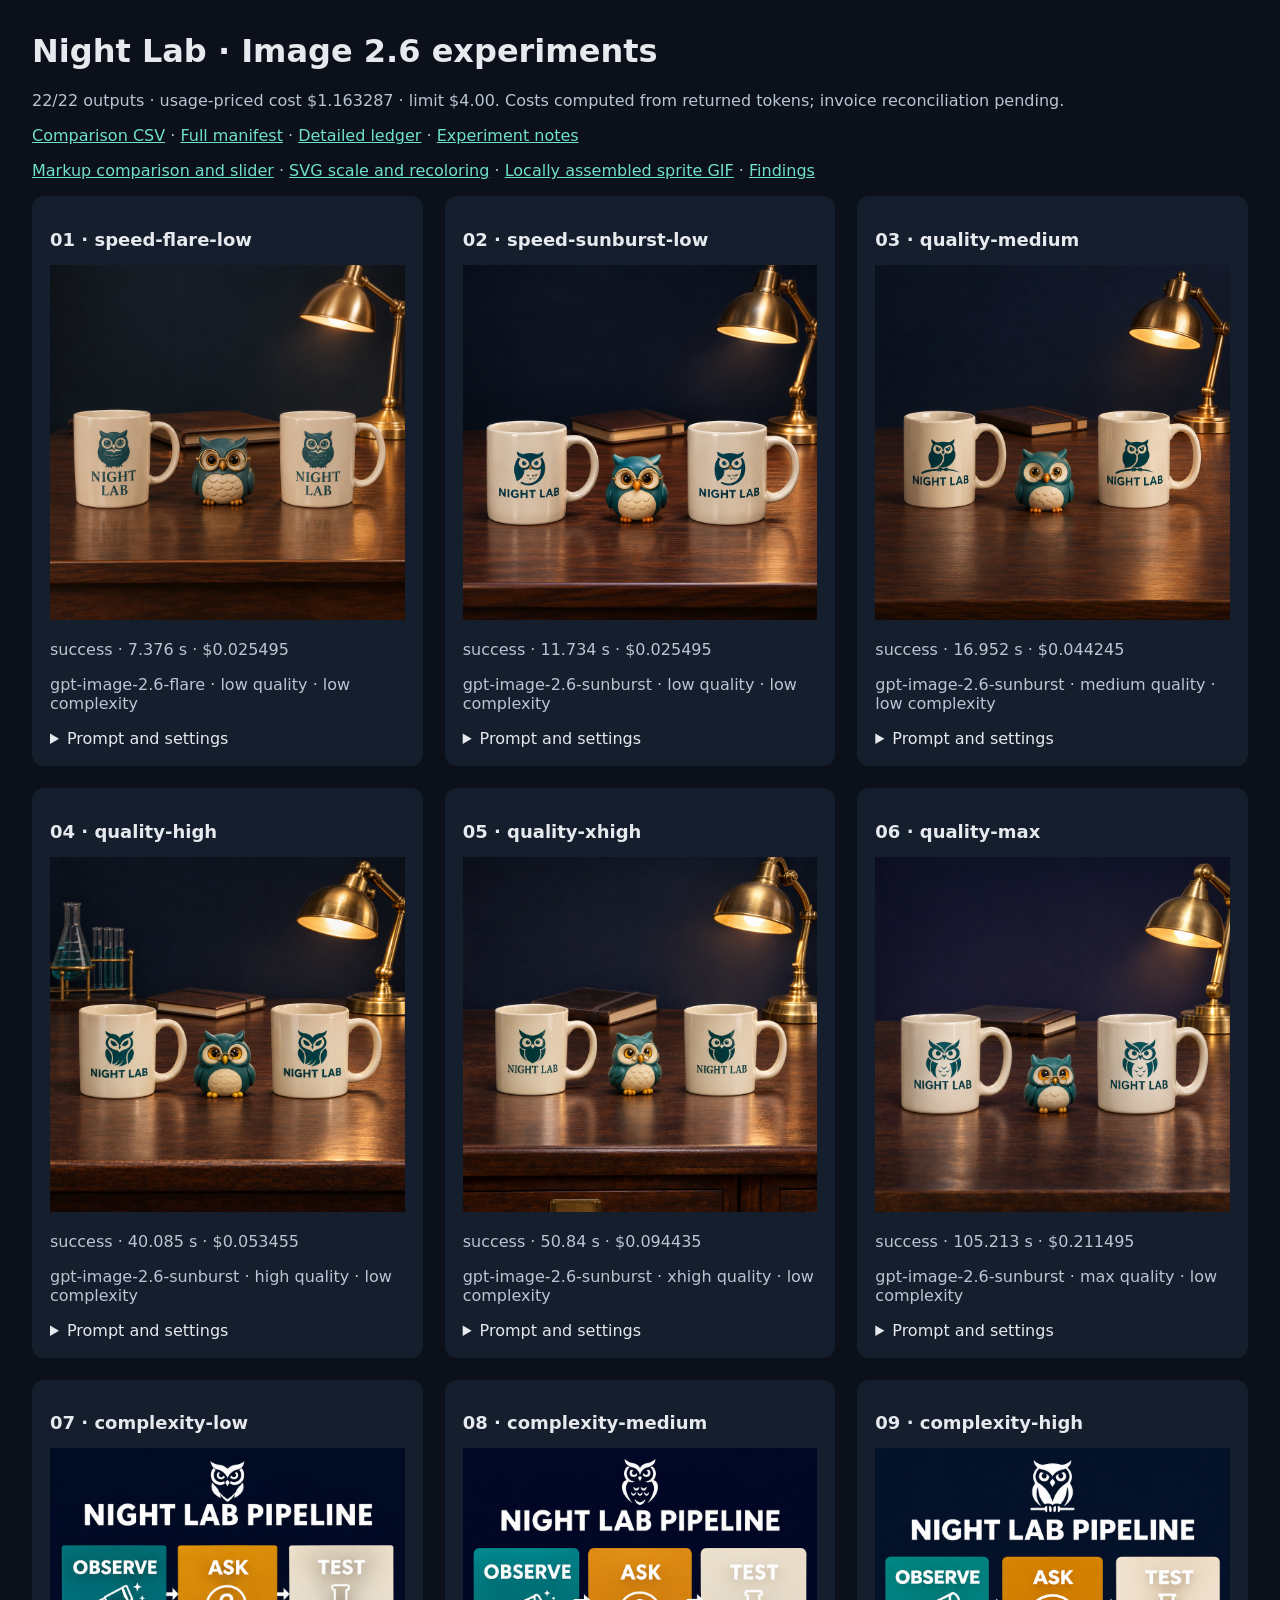
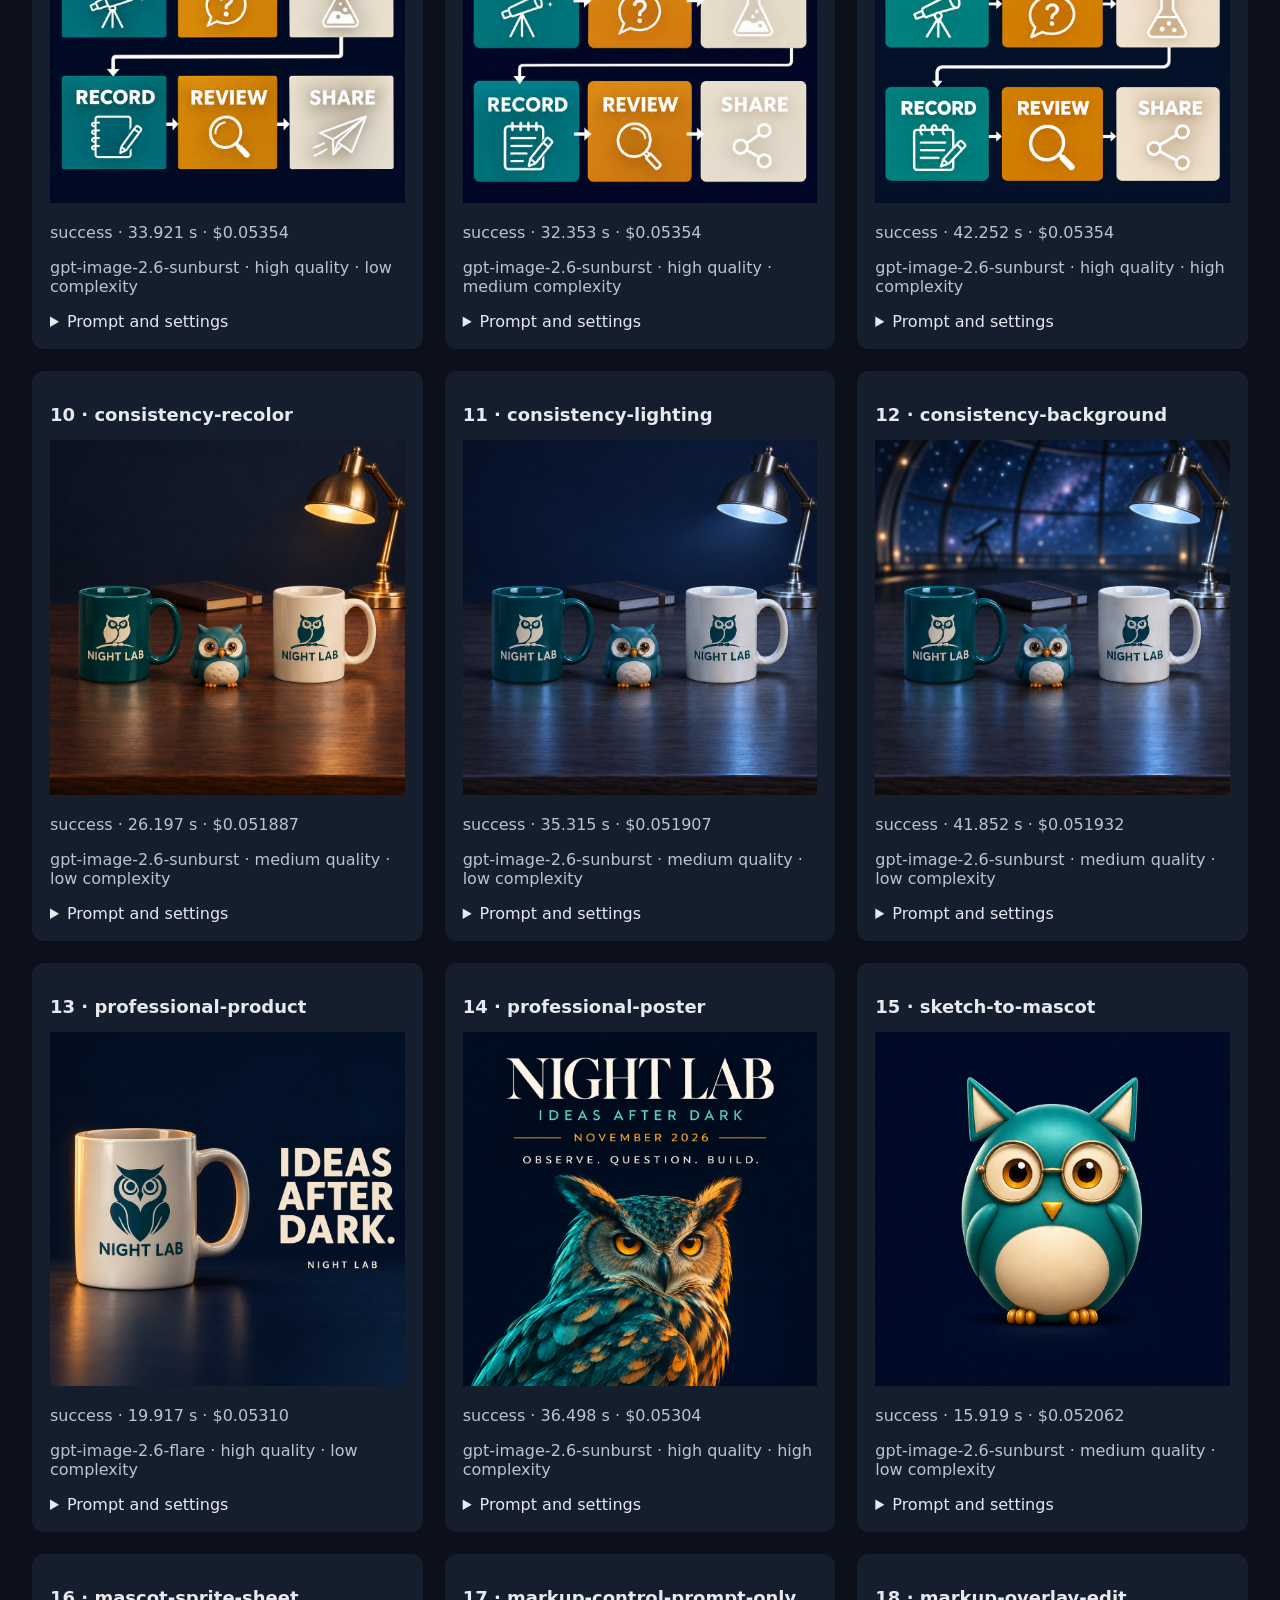
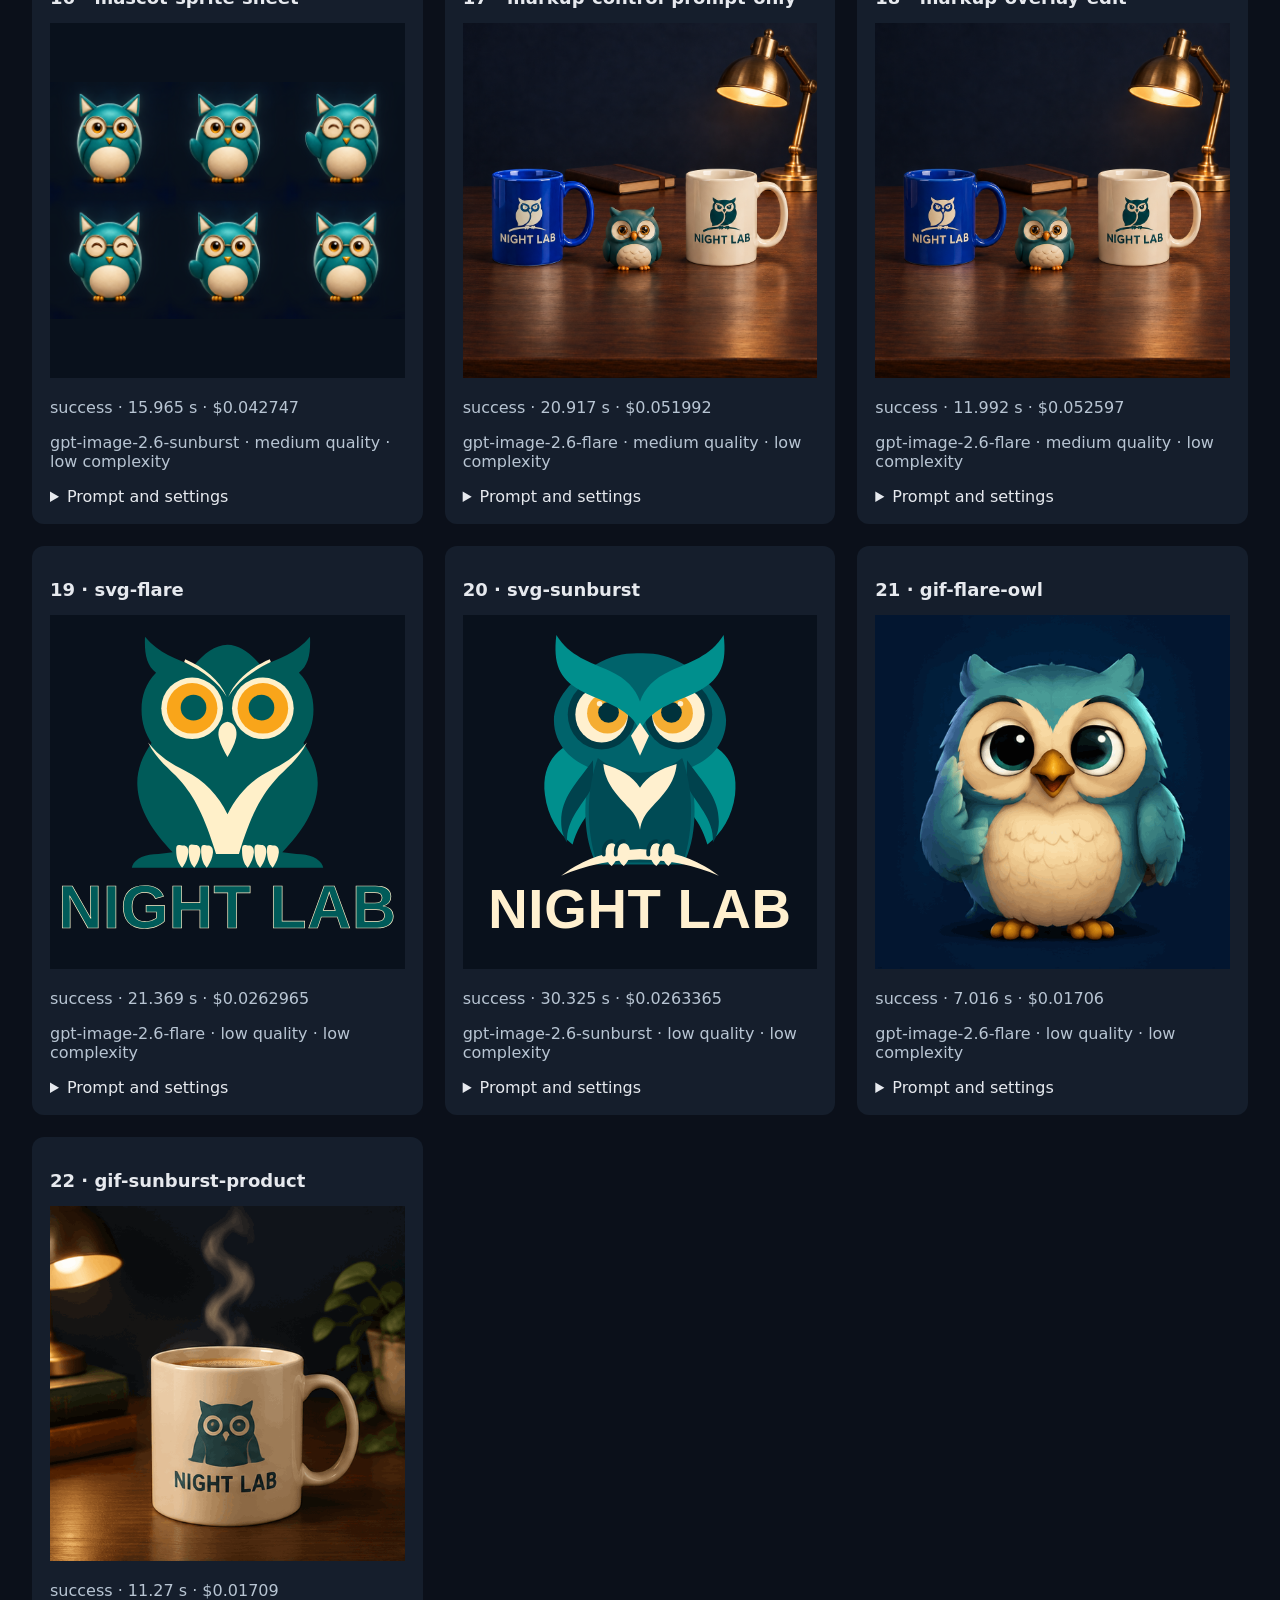
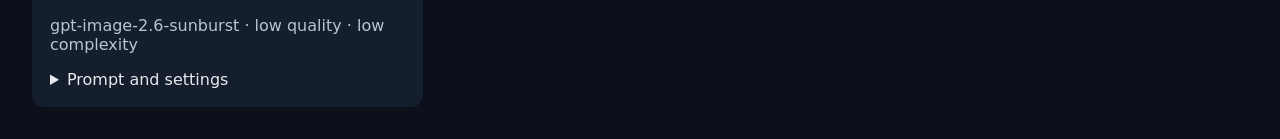
<file: image_26_experiment/index.html>
<!doctype html><html lang="en"><meta charset="utf-8"><meta name="viewport" content="width=device-width, initial-scale=1"><title>Image 2.6 · Night Lab</title><style>body{margin:32px;background:#0b101a;color:#e6e9ee;font:16px system-ui}a{color:#6fe0cb}.grid{display:grid;grid-template-columns:repeat(auto-fit,minmax(360px,1fr));gap:22px}article{background:#151e2c;padding:18px;border-radius:12px}h2{font-size:18px}img{width:100%;aspect-ratio:1;object-fit:contain;background:#09111c}pre{white-space:pre-wrap;overflow-wrap:anywhere;font-size:13px}p{color:#b8c5d3}.pending{padding:70px;text-align:center;color:#7d8ca2}</style><h1>Night Lab · Image 2.6 experiments</h1><p>22/22 outputs · usage-priced cost $1.163287 · limit $4.00. Costs computed from returned tokens; invoice reconciliation pending.</p><p><a href="comparison.csv">Comparison CSV</a> · <a href="manifest.json">Full manifest</a> · <a href="ledger.jsonl">Detailed ledger</a> · <a href="../EXPERIMENT_README.md">Experiment notes</a></p><p><a href="derived/markup-comparison.html">Markup comparison and slider</a> · <a href="derived/svg-comparison.html">SVG scale and recoloring</a> · <a href="derived/sprite-sheet-loop.gif">Locally assembled sprite GIF</a> · <a href="FINDINGS.md">Findings</a></p><div class="grid"><article><h2>01 · speed-flare-low</h2><img loading="lazy" src="outputs/01-speed-flare-low.png" alt="speed-flare-low"><p>success · 7.376 s · $0.025495</p><p>gpt-image-2.6-flare · low quality · low complexity</p><details><summary>Prompt and settings</summary><pre>Create a polished 3D product photograph for the fictional brand NIGHT LAB. Fixed front three-quarter camera. Two identical ivory ceramic coffee mugs sit well apart on a dark walnut laboratory desk, left mug at 28 percent of image width, right mug at 72 percent. Both mugs have a clearly printed teal owl emblem above the exact words NIGHT LAB; handles face right. Between the mugs is a small rounded teal owl mascot with amber eyes, cream belly and tiny round spectacles. A brass desk lamp is at the far right; a closed notebook lies behind the mugs. Warm studio lighting, dark navy background, premium realistic ceramic reflections, clean balanced layout. Both mugs must be completely visible with clear space around them. No other text, no watermark.</pre><pre>{
  &quot;model&quot;: &quot;gpt-image-2.6-flare&quot;,
  &quot;quality&quot;: &quot;low&quot;,
  &quot;complexity&quot;: &quot;low&quot;,
  &quot;size&quot;: &quot;1024x1024&quot;,
  &quot;output_format&quot;: &quot;png&quot;,
  &quot;n&quot;: 1
}</pre></details></article><article><h2>02 · speed-sunburst-low</h2><img loading="lazy" src="outputs/02-speed-sunburst-low.png" alt="speed-sunburst-low"><p>success · 11.734 s · $0.025495</p><p>gpt-image-2.6-sunburst · low quality · low complexity</p><details><summary>Prompt and settings</summary><pre>Create a polished 3D product photograph for the fictional brand NIGHT LAB. Fixed front three-quarter camera. Two identical ivory ceramic coffee mugs sit well apart on a dark walnut laboratory desk, left mug at 28 percent of image width, right mug at 72 percent. Both mugs have a clearly printed teal owl emblem above the exact words NIGHT LAB; handles face right. Between the mugs is a small rounded teal owl mascot with amber eyes, cream belly and tiny round spectacles. A brass desk lamp is at the far right; a closed notebook lies behind the mugs. Warm studio lighting, dark navy background, premium realistic ceramic reflections, clean balanced layout. Both mugs must be completely visible with clear space around them. No other text, no watermark.</pre><pre>{
  &quot;model&quot;: &quot;gpt-image-2.6-sunburst&quot;,
  &quot;quality&quot;: &quot;low&quot;,
  &quot;complexity&quot;: &quot;low&quot;,
  &quot;size&quot;: &quot;1024x1024&quot;,
  &quot;output_format&quot;: &quot;png&quot;,
  &quot;n&quot;: 1
}</pre></details></article><article><h2>03 · quality-medium</h2><img loading="lazy" src="outputs/03-quality-medium.png" alt="quality-medium"><p>success · 16.952 s · $0.044245</p><p>gpt-image-2.6-sunburst · medium quality · low complexity</p><details><summary>Prompt and settings</summary><pre>Create a polished 3D product photograph for the fictional brand NIGHT LAB. Fixed front three-quarter camera. Two identical ivory ceramic coffee mugs sit well apart on a dark walnut laboratory desk, left mug at 28 percent of image width, right mug at 72 percent. Both mugs have a clearly printed teal owl emblem above the exact words NIGHT LAB; handles face right. Between the mugs is a small rounded teal owl mascot with amber eyes, cream belly and tiny round spectacles. A brass desk lamp is at the far right; a closed notebook lies behind the mugs. Warm studio lighting, dark navy background, premium realistic ceramic reflections, clean balanced layout. Both mugs must be completely visible with clear space around them. No other text, no watermark.</pre><pre>{
  &quot;model&quot;: &quot;gpt-image-2.6-sunburst&quot;,
  &quot;quality&quot;: &quot;medium&quot;,
  &quot;complexity&quot;: &quot;low&quot;,
  &quot;size&quot;: &quot;1024x1024&quot;,
  &quot;output_format&quot;: &quot;png&quot;,
  &quot;n&quot;: 1
}</pre></details></article><article><h2>04 · quality-high</h2><img loading="lazy" src="outputs/04-quality-high.png" alt="quality-high"><p>success · 40.085 s · $0.053455</p><p>gpt-image-2.6-sunburst · high quality · low complexity</p><details><summary>Prompt and settings</summary><pre>Create a polished 3D product photograph for the fictional brand NIGHT LAB. Fixed front three-quarter camera. Two identical ivory ceramic coffee mugs sit well apart on a dark walnut laboratory desk, left mug at 28 percent of image width, right mug at 72 percent. Both mugs have a clearly printed teal owl emblem above the exact words NIGHT LAB; handles face right. Between the mugs is a small rounded teal owl mascot with amber eyes, cream belly and tiny round spectacles. A brass desk lamp is at the far right; a closed notebook lies behind the mugs. Warm studio lighting, dark navy background, premium realistic ceramic reflections, clean balanced layout. Both mugs must be completely visible with clear space around them. No other text, no watermark.</pre><pre>{
  &quot;model&quot;: &quot;gpt-image-2.6-sunburst&quot;,
  &quot;quality&quot;: &quot;high&quot;,
  &quot;complexity&quot;: &quot;low&quot;,
  &quot;size&quot;: &quot;1024x1024&quot;,
  &quot;output_format&quot;: &quot;png&quot;,
  &quot;n&quot;: 1
}</pre></details></article><article><h2>05 · quality-xhigh</h2><img loading="lazy" src="outputs/05-quality-xhigh.png" alt="quality-xhigh"><p>success · 50.84 s · $0.094435</p><p>gpt-image-2.6-sunburst · xhigh quality · low complexity</p><details><summary>Prompt and settings</summary><pre>Create a polished 3D product photograph for the fictional brand NIGHT LAB. Fixed front three-quarter camera. Two identical ivory ceramic coffee mugs sit well apart on a dark walnut laboratory desk, left mug at 28 percent of image width, right mug at 72 percent. Both mugs have a clearly printed teal owl emblem above the exact words NIGHT LAB; handles face right. Between the mugs is a small rounded teal owl mascot with amber eyes, cream belly and tiny round spectacles. A brass desk lamp is at the far right; a closed notebook lies behind the mugs. Warm studio lighting, dark navy background, premium realistic ceramic reflections, clean balanced layout. Both mugs must be completely visible with clear space around them. No other text, no watermark.</pre><pre>{
  &quot;model&quot;: &quot;gpt-image-2.6-sunburst&quot;,
  &quot;quality&quot;: &quot;xhigh&quot;,
  &quot;complexity&quot;: &quot;low&quot;,
  &quot;size&quot;: &quot;1024x1024&quot;,
  &quot;output_format&quot;: &quot;png&quot;,
  &quot;n&quot;: 1
}</pre></details></article><article><h2>06 · quality-max</h2><img loading="lazy" src="outputs/06-quality-max.png" alt="quality-max"><p>success · 105.213 s · $0.211495</p><p>gpt-image-2.6-sunburst · max quality · low complexity</p><details><summary>Prompt and settings</summary><pre>Create a polished 3D product photograph for the fictional brand NIGHT LAB. Fixed front three-quarter camera. Two identical ivory ceramic coffee mugs sit well apart on a dark walnut laboratory desk, left mug at 28 percent of image width, right mug at 72 percent. Both mugs have a clearly printed teal owl emblem above the exact words NIGHT LAB; handles face right. Between the mugs is a small rounded teal owl mascot with amber eyes, cream belly and tiny round spectacles. A brass desk lamp is at the far right; a closed notebook lies behind the mugs. Warm studio lighting, dark navy background, premium realistic ceramic reflections, clean balanced layout. Both mugs must be completely visible with clear space around them. No other text, no watermark.</pre><pre>{
  &quot;model&quot;: &quot;gpt-image-2.6-sunburst&quot;,
  &quot;quality&quot;: &quot;max&quot;,
  &quot;complexity&quot;: &quot;low&quot;,
  &quot;size&quot;: &quot;1024x1024&quot;,
  &quot;output_format&quot;: &quot;png&quot;,
  &quot;n&quot;: 1
}</pre></details></article><article><h2>07 · complexity-low</h2><img loading="lazy" src="outputs/07-complexity-low.png" alt="complexity-low"><p>success · 33.921 s · $0.05354</p><p>gpt-image-2.6-sunburst · high quality · low complexity</p><details><summary>Prompt and settings</summary><pre>Design a precise dark-mode infographic titled NIGHT LAB PIPELINE. Exactly six equal rectangular boxes arranged in two rows of three. Top row left to right: OBSERVE, ASK, TEST. Bottom row left to right: RECORD, REVIEW, SHARE. Exactly five arrows: OBSERVE to ASK; ASK to TEST; TEST vertically down then left to RECORD; RECORD to REVIEW; REVIEW to SHARE. Route the TEST-to-RECORD connector outside the boxes. Boxes 1 and 4 teal, boxes 2 and 5 amber, boxes 3 and 6 cream. Each box contains its exact uppercase label and one small matching line icon. A small owl emblem centered above the title. No extra boxes, arrows, labels, numbers or decorative text. Legible white type, dark navy background, disciplined grid, crisp professional typography.</pre><pre>{
  &quot;model&quot;: &quot;gpt-image-2.6-sunburst&quot;,
  &quot;quality&quot;: &quot;high&quot;,
  &quot;complexity&quot;: &quot;low&quot;,
  &quot;size&quot;: &quot;1024x1024&quot;,
  &quot;output_format&quot;: &quot;png&quot;,
  &quot;n&quot;: 1
}</pre></details></article><article><h2>08 · complexity-medium</h2><img loading="lazy" src="outputs/08-complexity-medium.png" alt="complexity-medium"><p>success · 32.353 s · $0.05354</p><p>gpt-image-2.6-sunburst · high quality · medium complexity</p><details><summary>Prompt and settings</summary><pre>Design a precise dark-mode infographic titled NIGHT LAB PIPELINE. Exactly six equal rectangular boxes arranged in two rows of three. Top row left to right: OBSERVE, ASK, TEST. Bottom row left to right: RECORD, REVIEW, SHARE. Exactly five arrows: OBSERVE to ASK; ASK to TEST; TEST vertically down then left to RECORD; RECORD to REVIEW; REVIEW to SHARE. Route the TEST-to-RECORD connector outside the boxes. Boxes 1 and 4 teal, boxes 2 and 5 amber, boxes 3 and 6 cream. Each box contains its exact uppercase label and one small matching line icon. A small owl emblem centered above the title. No extra boxes, arrows, labels, numbers or decorative text. Legible white type, dark navy background, disciplined grid, crisp professional typography.</pre><pre>{
  &quot;model&quot;: &quot;gpt-image-2.6-sunburst&quot;,
  &quot;quality&quot;: &quot;high&quot;,
  &quot;complexity&quot;: &quot;medium&quot;,
  &quot;size&quot;: &quot;1024x1024&quot;,
  &quot;output_format&quot;: &quot;png&quot;,
  &quot;n&quot;: 1
}</pre></details></article><article><h2>09 · complexity-high</h2><img loading="lazy" src="outputs/09-complexity-high.png" alt="complexity-high"><p>success · 42.252 s · $0.05354</p><p>gpt-image-2.6-sunburst · high quality · high complexity</p><details><summary>Prompt and settings</summary><pre>Design a precise dark-mode infographic titled NIGHT LAB PIPELINE. Exactly six equal rectangular boxes arranged in two rows of three. Top row left to right: OBSERVE, ASK, TEST. Bottom row left to right: RECORD, REVIEW, SHARE. Exactly five arrows: OBSERVE to ASK; ASK to TEST; TEST vertically down then left to RECORD; RECORD to REVIEW; REVIEW to SHARE. Route the TEST-to-RECORD connector outside the boxes. Boxes 1 and 4 teal, boxes 2 and 5 amber, boxes 3 and 6 cream. Each box contains its exact uppercase label and one small matching line icon. A small owl emblem centered above the title. No extra boxes, arrows, labels, numbers or decorative text. Legible white type, dark navy background, disciplined grid, crisp professional typography.</pre><pre>{
  &quot;model&quot;: &quot;gpt-image-2.6-sunburst&quot;,
  &quot;quality&quot;: &quot;high&quot;,
  &quot;complexity&quot;: &quot;high&quot;,
  &quot;size&quot;: &quot;1024x1024&quot;,
  &quot;output_format&quot;: &quot;png&quot;,
  &quot;n&quot;: 1
}</pre></details></article><article><h2>10 · consistency-recolor</h2><img loading="lazy" src="outputs/10-consistency-recolor.png" alt="consistency-recolor"><p>success · 26.197 s · $0.051887</p><p>gpt-image-2.6-sunburst · medium quality · low complexity</p><details><summary>Prompt and settings</summary><pre>Change only the left mug ceramic body to deep teal. Preserve both NIGHT LAB logos, the owl, mug shapes, reflections and all scene objects.</pre><pre>{
  &quot;model&quot;: &quot;gpt-image-2.6-sunburst&quot;,
  &quot;quality&quot;: &quot;medium&quot;,
  &quot;complexity&quot;: &quot;low&quot;,
  &quot;size&quot;: &quot;1024x1024&quot;,
  &quot;output_format&quot;: &quot;png&quot;,
  &quot;n&quot;: 1
}</pre></details></article><article><h2>11 · consistency-lighting</h2><img loading="lazy" src="outputs/11-consistency-lighting.png" alt="consistency-lighting"><p>success · 35.315 s · $0.051907</p><p>gpt-image-2.6-sunburst · medium quality · low complexity</p><details><summary>Prompt and settings</summary><pre>Change only the lighting to cool blue evening light. Preserve the teal left mug, ivory right mug, both NIGHT LAB logos, owl identity, all objects and camera.</pre><pre>{
  &quot;model&quot;: &quot;gpt-image-2.6-sunburst&quot;,
  &quot;quality&quot;: &quot;medium&quot;,
  &quot;complexity&quot;: &quot;low&quot;,
  &quot;size&quot;: &quot;1024x1024&quot;,
  &quot;output_format&quot;: &quot;png&quot;,
  &quot;n&quot;: 1
}</pre></details></article><article><h2>12 · consistency-background</h2><img loading="lazy" src="outputs/12-consistency-background.png" alt="consistency-background"><p>success · 41.852 s · $0.051932</p><p>gpt-image-2.6-sunburst · medium quality · low complexity</p><details><summary>Prompt and settings</summary><pre>Replace only the background wall with a softly blurred starry observatory window. Preserve the desk, teal left mug, ivory right mug, NIGHT LAB logos, owl identity, lamp and notebook.</pre><pre>{
  &quot;model&quot;: &quot;gpt-image-2.6-sunburst&quot;,
  &quot;quality&quot;: &quot;medium&quot;,
  &quot;complexity&quot;: &quot;low&quot;,
  &quot;size&quot;: &quot;1024x1024&quot;,
  &quot;output_format&quot;: &quot;png&quot;,
  &quot;n&quot;: 1
}</pre></details></article><article><h2>13 · professional-product</h2><img loading="lazy" src="outputs/13-professional-product.png" alt="professional-product"><p>success · 19.917 s · $0.05310</p><p>gpt-image-2.6-flare · high quality · low complexity</p><details><summary>Prompt and settings</summary><pre>Premium NIGHT LAB coffee mug advertisement. One ivory ceramic mug with teal owl emblem and exact NIGHT LAB wordmark, dark navy seamless studio background, amber rim light and physically realistic ceramic. Product left, generous negative space right. Exact headline at right: IDEAS AFTER DARK. Small exact subheading: NIGHT LAB. No other text.</pre><pre>{
  &quot;model&quot;: &quot;gpt-image-2.6-flare&quot;,
  &quot;quality&quot;: &quot;high&quot;,
  &quot;complexity&quot;: &quot;low&quot;,
  &quot;size&quot;: &quot;1024x1024&quot;,
  &quot;output_format&quot;: &quot;png&quot;,
  &quot;n&quot;: 1
}</pre></details></article><article><h2>14 · professional-poster</h2><img loading="lazy" src="outputs/14-professional-poster.png" alt="professional-poster"><p>success · 36.498 s · $0.05304</p><p>gpt-image-2.6-sunburst · high quality · high complexity</p><details><summary>Prompt and settings</summary><pre>Create a polished dark navy event poster. Exact hierarchy: large NIGHT LAB; below it IDEAS AFTER DARK; then NOVEMBER 2026; then OBSERVE. QUESTION. BUILD. A large elegant teal and amber owl illustration occupies lower half. Precise typography, generous margins, modern editorial layout. No extra text or logos.</pre><pre>{
  &quot;model&quot;: &quot;gpt-image-2.6-sunburst&quot;,
  &quot;quality&quot;: &quot;high&quot;,
  &quot;complexity&quot;: &quot;high&quot;,
  &quot;size&quot;: &quot;1024x1024&quot;,
  &quot;output_format&quot;: &quot;png&quot;,
  &quot;n&quot;: 1
}</pre></details></article><article><h2>15 · sketch-to-mascot</h2><img loading="lazy" src="outputs/15-sketch-to-mascot.png" alt="sketch-to-mascot"><p>success · 15.919 s · $0.052062</p><p>gpt-image-2.6-sunburst · medium quality · low complexity</p><details><summary>Prompt and settings</summary><pre>Use the supplied rough owl sketch as the design reference. Create one polished full-body 3D mascot: rounded teal owl, amber eyes, cream belly, tiny round brass spectacles. Preserve the sketched silhouette and wing positions. Centered front view on a plain dark navy background. Friendly premium toy render, no text.</pre><pre>{
  &quot;model&quot;: &quot;gpt-image-2.6-sunburst&quot;,
  &quot;quality&quot;: &quot;medium&quot;,
  &quot;complexity&quot;: &quot;low&quot;,
  &quot;size&quot;: &quot;1024x1024&quot;,
  &quot;output_format&quot;: &quot;png&quot;,
  &quot;n&quot;: 1
}</pre></details></article><article><h2>16 · mascot-sprite-sheet</h2><img loading="lazy" src="outputs/16-mascot-sprite-sheet.png" alt="mascot-sprite-sheet"><p>success · 15.965 s · $0.042747</p><p>gpt-image-2.6-sunburst · medium quality · low complexity</p><details><summary>Prompt and settings</summary><pre>Use the input owl as the exact character reference. Create a single animation sprite sheet with EXACTLY six frames in a precise 3-column by 2-row grid, read left to right then top to bottom. All panels equal size, no gutters, no borders. The same centered full-body teal owl gently raises its right wing in greeting, blinks, lowers wing, and returns toward the original pose. Fixed camera, consistent scale, spectacles and colors, plain identical dark navy background. No text or frame labels.</pre><pre>{
  &quot;model&quot;: &quot;gpt-image-2.6-sunburst&quot;,
  &quot;quality&quot;: &quot;medium&quot;,
  &quot;complexity&quot;: &quot;low&quot;,
  &quot;size&quot;: &quot;1536x1024&quot;,
  &quot;output_format&quot;: &quot;png&quot;,
  &quot;n&quot;: 1
}</pre></details></article><article><h2>17 · markup-control-prompt-only</h2><img loading="lazy" src="outputs/17-markup-control-prompt-only.png" alt="markup-control-prompt-only"><p>success · 20.917 s · $0.051992</p><p>gpt-image-2.6-flare · medium quality · low complexity</p><details><summary>Prompt and settings</summary><pre>Recolor only the left mug ceramic body cobalt blue. Preserve its NIGHT LAB logo, handle shape, reflections, the other mug, the owl mascot, lamp, notebook and background. Remove any red annotation circle from the finished photograph. Change nothing else.</pre><pre>{
  &quot;model&quot;: &quot;gpt-image-2.6-flare&quot;,
  &quot;quality&quot;: &quot;medium&quot;,
  &quot;complexity&quot;: &quot;low&quot;,
  &quot;size&quot;: &quot;1024x1024&quot;,
  &quot;output_format&quot;: &quot;png&quot;,
  &quot;n&quot;: 1
}</pre></details></article><article><h2>18 · markup-overlay-edit</h2><img loading="lazy" src="outputs/18-markup-overlay-edit.png" alt="markup-overlay-edit"><p>success · 11.992 s · $0.052597</p><p>gpt-image-2.6-flare · medium quality · low complexity</p><details><summary>Prompt and settings</summary><pre>Recolor only the left mug ceramic body cobalt blue. Preserve its NIGHT LAB logo, handle shape, reflections, the other mug, the owl mascot, lamp, notebook and background. Remove any red annotation circle from the finished photograph. Change nothing else.</pre><pre>{
  &quot;model&quot;: &quot;gpt-image-2.6-flare&quot;,
  &quot;quality&quot;: &quot;medium&quot;,
  &quot;complexity&quot;: &quot;low&quot;,
  &quot;size&quot;: &quot;1024x1024&quot;,
  &quot;output_format&quot;: &quot;png&quot;,
  &quot;n&quot;: 1,
  &quot;markup&quot;: &quot;inputs/mug-markup.png&quot;
}</pre></details></article><article><h2>19 · svg-flare</h2><img loading="lazy" src="outputs/19-svg-flare.svg" alt="svg-flare"><p>success · 21.369 s · $0.0262965</p><p>gpt-image-2.6-flare · low quality · low complexity</p><details><summary>Prompt and settings</summary><pre>A clean editable vector logo for NIGHT LAB. Simple geometric teal owl with amber circular eyes above the exact uppercase words NIGHT LAB. Cream accents, compact centered composition. Flat vector shapes, no gradients, no shadows, no photographic texture.</pre><pre>{
  &quot;model&quot;: &quot;gpt-image-2.6-flare&quot;,
  &quot;quality&quot;: &quot;low&quot;,
  &quot;complexity&quot;: &quot;low&quot;,
  &quot;size&quot;: &quot;1024x1024&quot;,
  &quot;output_format&quot;: &quot;svg&quot;,
  &quot;n&quot;: 1,
  &quot;svg&quot;: {
    &quot;model&quot;: &quot;gpt-6-luna&quot;,
    &quot;reasoning&quot;: {
      &quot;effort&quot;: &quot;low&quot;
    }
  }
}</pre></details></article><article><h2>20 · svg-sunburst</h2><img loading="lazy" src="outputs/20-svg-sunburst.svg" alt="svg-sunburst"><p>success · 30.325 s · $0.0263365</p><p>gpt-image-2.6-sunburst · low quality · low complexity</p><details><summary>Prompt and settings</summary><pre>A clean editable vector logo for NIGHT LAB. Simple geometric teal owl with amber circular eyes above the exact uppercase words NIGHT LAB. Cream accents, compact centered composition. Flat vector shapes, no gradients, no shadows, no photographic texture.</pre><pre>{
  &quot;model&quot;: &quot;gpt-image-2.6-sunburst&quot;,
  &quot;quality&quot;: &quot;low&quot;,
  &quot;complexity&quot;: &quot;low&quot;,
  &quot;size&quot;: &quot;1024x1024&quot;,
  &quot;output_format&quot;: &quot;svg&quot;,
  &quot;n&quot;: 1,
  &quot;svg&quot;: {
    &quot;model&quot;: &quot;gpt-6-luna&quot;,
    &quot;reasoning&quot;: {
      &quot;effort&quot;: &quot;low&quot;
    }
  }
}</pre></details></article><article><h2>21 · gif-flare-owl</h2><img loading="lazy" src="outputs/21-gif-flare-owl.gif" alt="gif-flare-owl"><p>success · 7.016 s · $0.01706</p><p>gpt-image-2.6-flare · low quality · low complexity</p><details><summary>Prompt and settings</summary><pre>A seamless looping animation of one adorable rounded teal owl with amber eyes, cream belly and tiny brass spectacles. Front view, fixed camera and scale, dark navy background. The owl blinks once and gently waves its right wing, returning to its starting pose. No text.</pre><pre>{
  &quot;model&quot;: &quot;gpt-image-2.6-flare&quot;,
  &quot;quality&quot;: &quot;low&quot;,
  &quot;complexity&quot;: &quot;low&quot;,
  &quot;size&quot;: &quot;512x512&quot;,
  &quot;output_format&quot;: &quot;gif&quot;,
  &quot;n&quot;: 1,
  &quot;frame_count&quot;: 6,
  &quot;frame_duration_ms&quot;: 200
}</pre></details></article><article><h2>22 · gif-sunburst-product</h2><img loading="lazy" src="outputs/22-gif-sunburst-product.gif" alt="gif-sunburst-product"><p>success · 11.27 s · $0.01709</p><p>gpt-image-2.6-sunburst · low quality · low complexity</p><details><summary>Prompt and settings</summary><pre>Seamless looping product animation. One ivory ceramic mug with a simple teal owl emblem and the exact words NIGHT LAB sits on a walnut desk. Delicate steam curls upward in a small continuous motion. The mug and camera stay absolutely still. Dark navy backdrop, warm amber light. No additional text.</pre><pre>{
  &quot;model&quot;: &quot;gpt-image-2.6-sunburst&quot;,
  &quot;quality&quot;: &quot;low&quot;,
  &quot;complexity&quot;: &quot;low&quot;,
  &quot;size&quot;: &quot;512x512&quot;,
  &quot;output_format&quot;: &quot;gif&quot;,
  &quot;n&quot;: 1,
  &quot;frame_count&quot;: 6,
  &quot;frame_duration_ms&quot;: 200
}</pre></details></article></div></html>
</file>
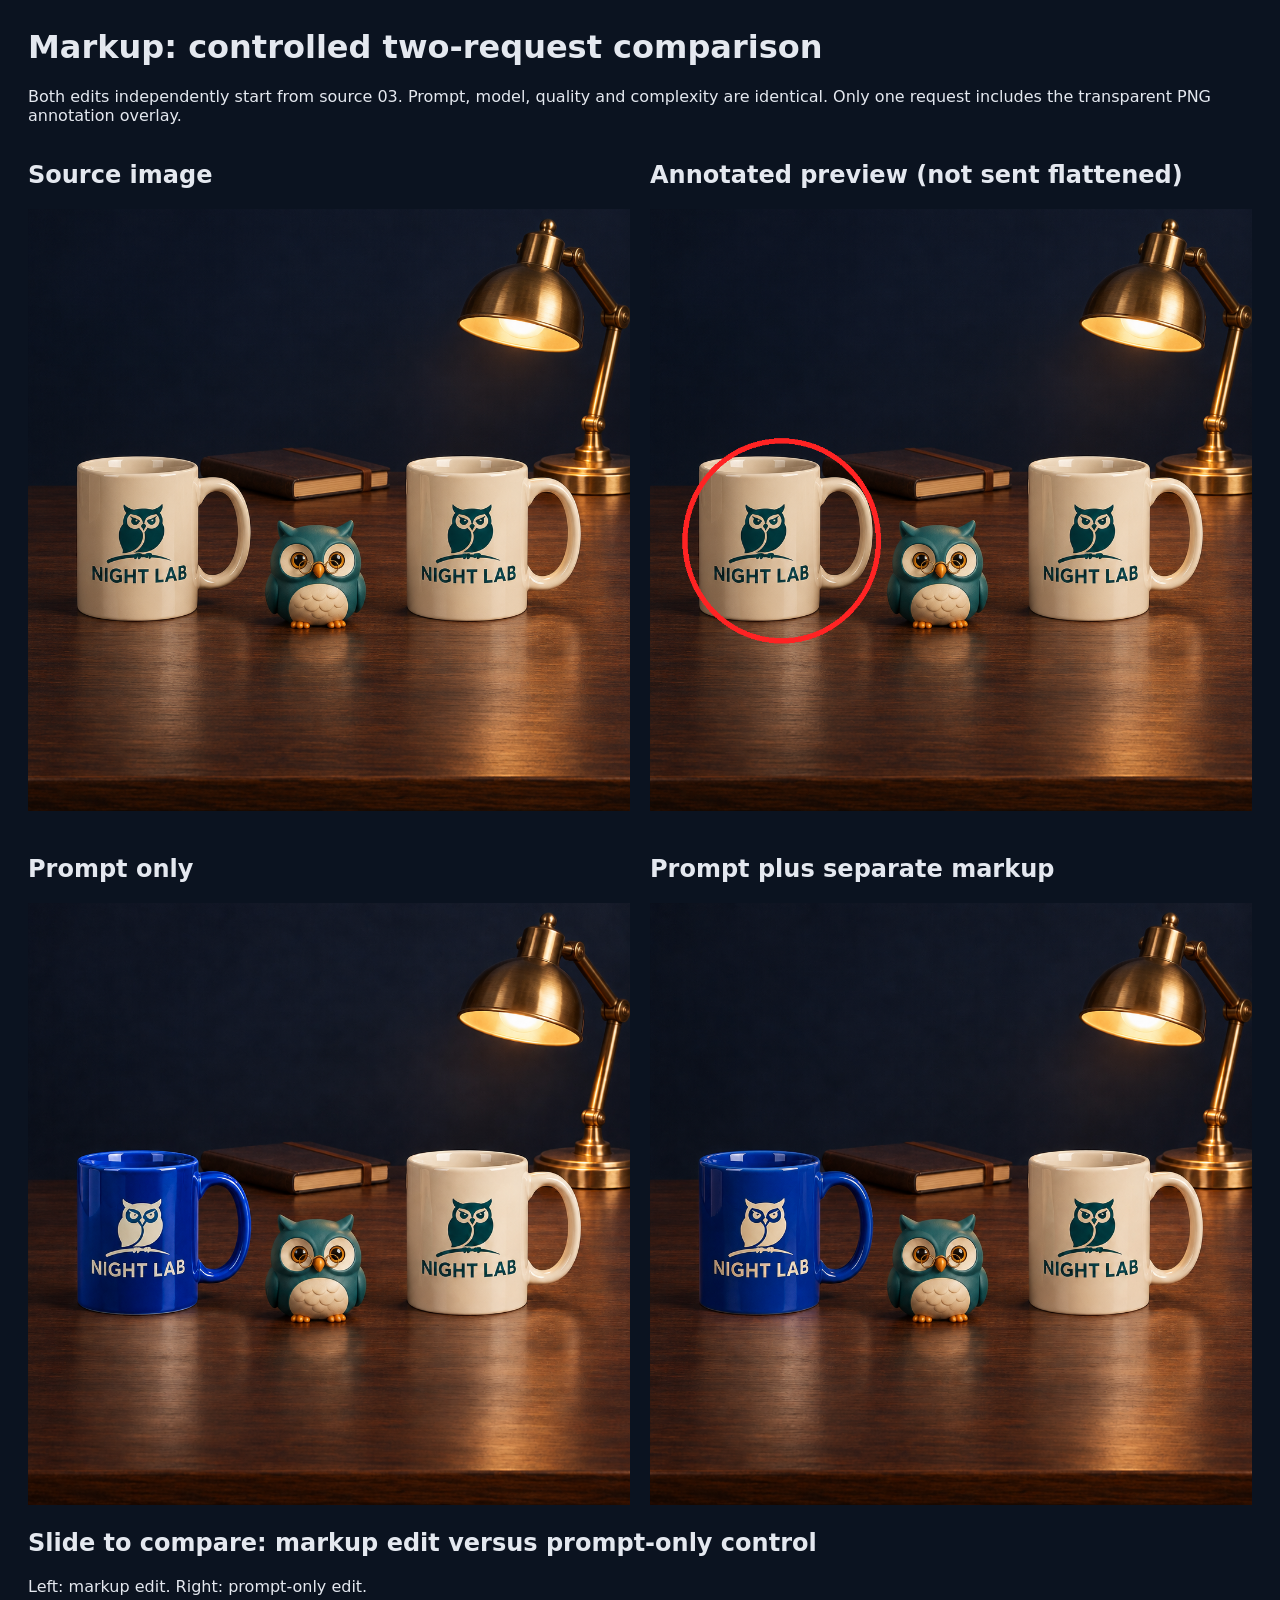
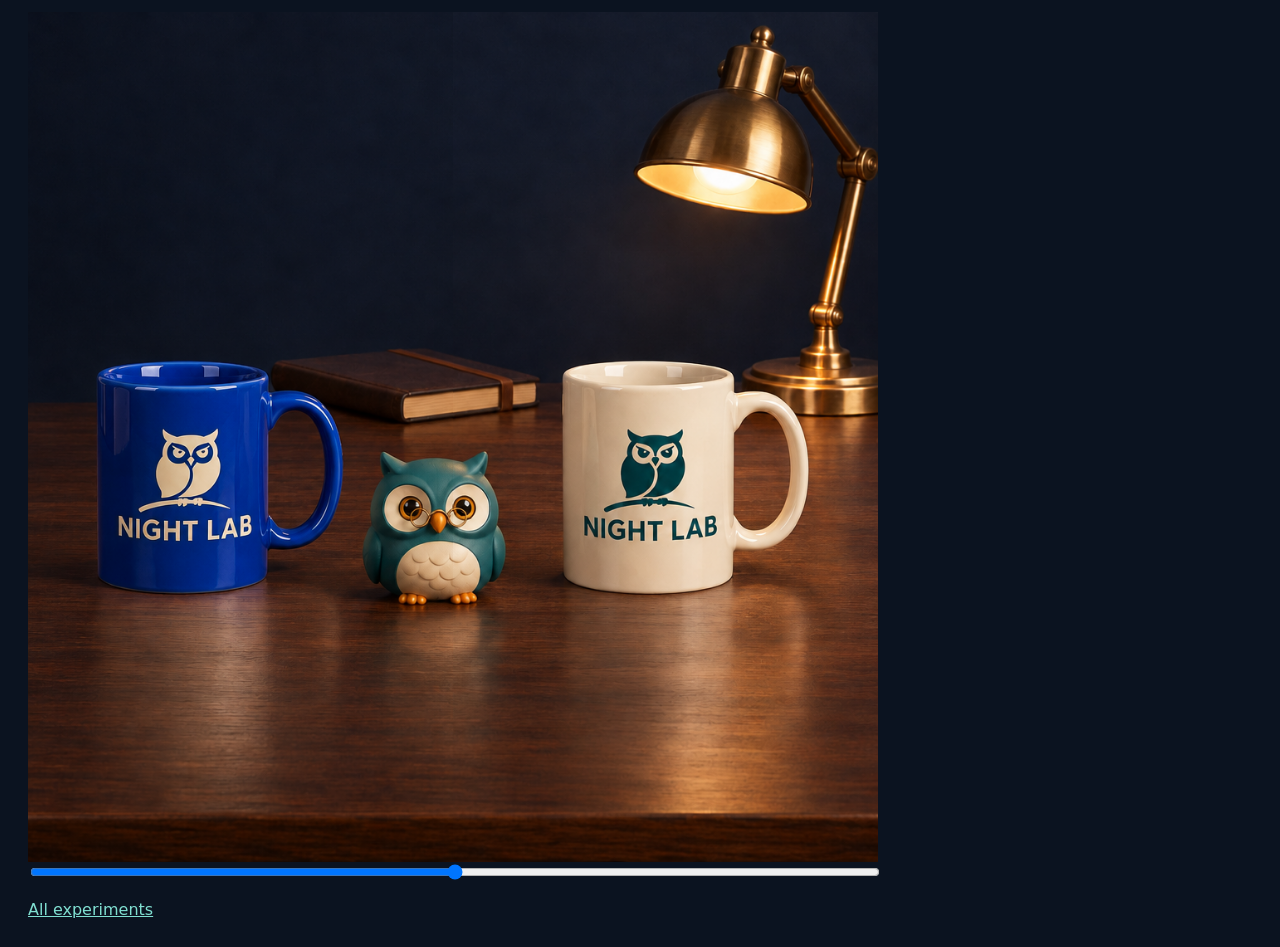
<file: image_26_experiment/derived/markup-comparison.html>
<!doctype html><html lang="en"><meta charset="utf-8"><meta name="viewport" content="width=device-width,initial-scale=1"><title>Markup controlled comparison</title><style>body{margin:28px;background:#0b1320;color:#e4e8ef;font:16px system-ui}.grid{display:grid;grid-template-columns:repeat(2,minmax(200px,1fr));gap:20px}img{width:100%}.slider{position:relative;max-width:850px}.slider img{display:block}.slider .after{position:absolute;inset:0;clip-path:inset(0 50% 0 0)}input{width:min(850px,100%)}a{color:#80dfd1}</style><h1>Markup: controlled two-request comparison</h1><p>Both edits independently start from source 03. Prompt, model, quality and complexity are identical. Only one request includes the transparent PNG annotation overlay.</p><div class="grid"><section><h2>Source image</h2><img src="../outputs/03-quality-medium.png"></section><section><h2>Annotated preview (not sent flattened)</h2><img src="markup-annotated-preview.png"></section><section><h2>Prompt only</h2><img src="../outputs/17-markup-control-prompt-only.png"></section><section><h2>Prompt plus separate markup</h2><img src="../outputs/18-markup-overlay-edit.png"></section></div><h2>Slide to compare: markup edit versus prompt-only control</h2><p>Left: markup edit. Right: prompt-only edit.</p><div class="slider"><img src="../outputs/17-markup-control-prompt-only.png"><img class="after" id="after" src="../outputs/18-markup-overlay-edit.png"></div><input aria-label="Reveal markup edit" type="range" min="0" max="100" value="50" oninput="document.getElementById('after').style.clipPath='inset(0 '+(100-this.value)+'% 0 0)'"><p><a href="../index.html">All experiments</a></p></html>
</file>
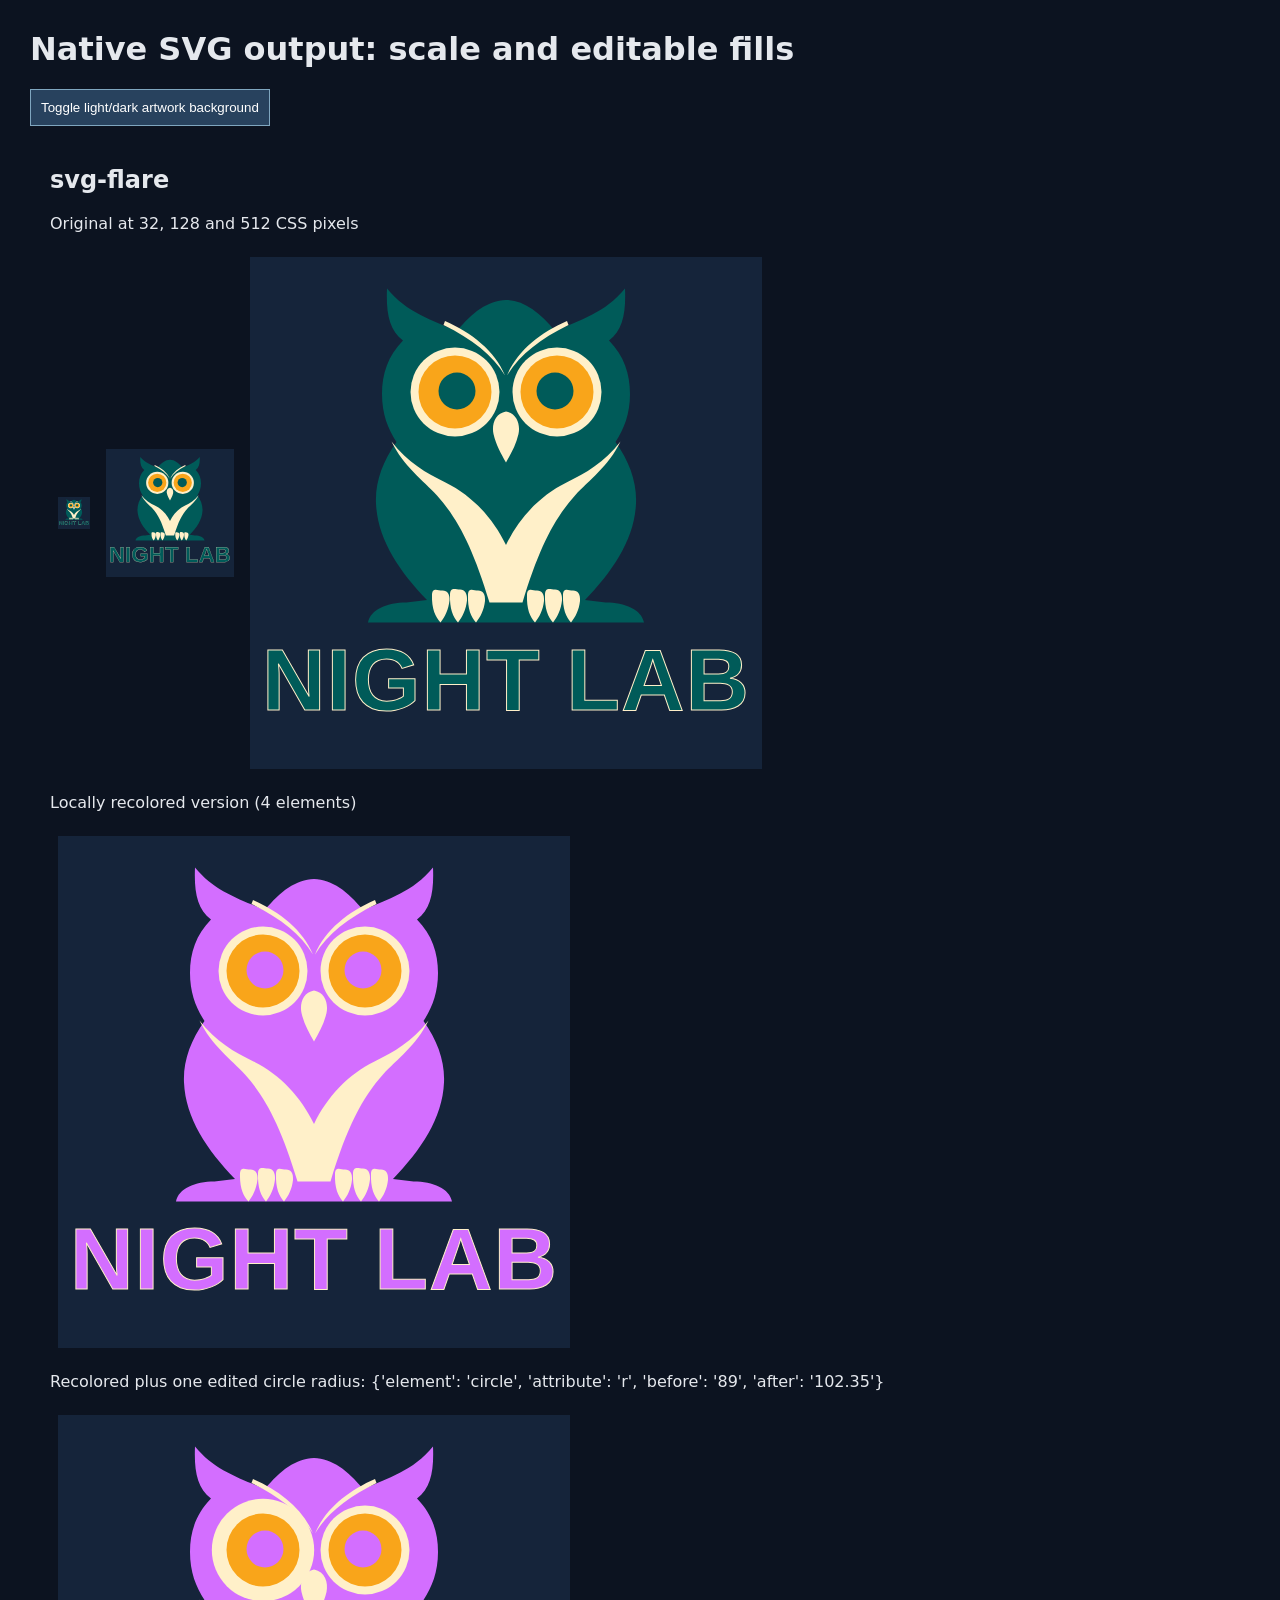
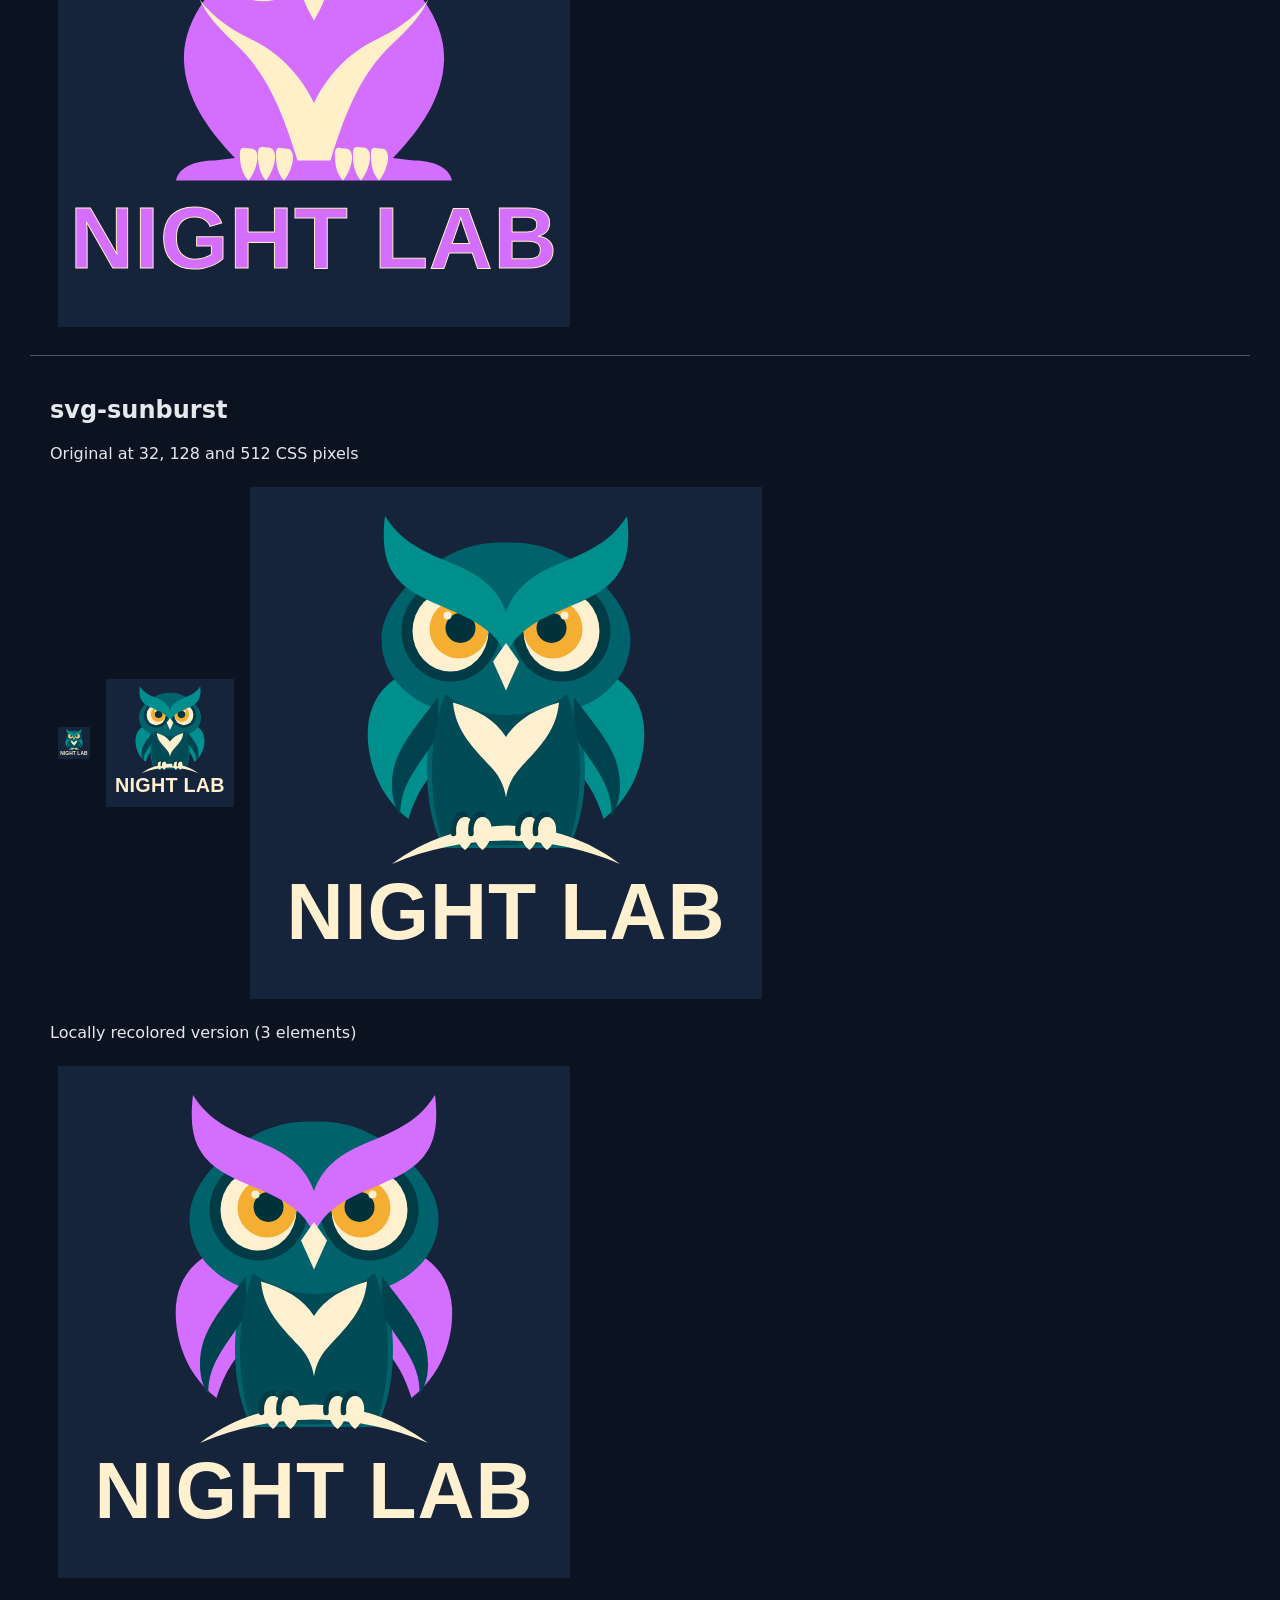
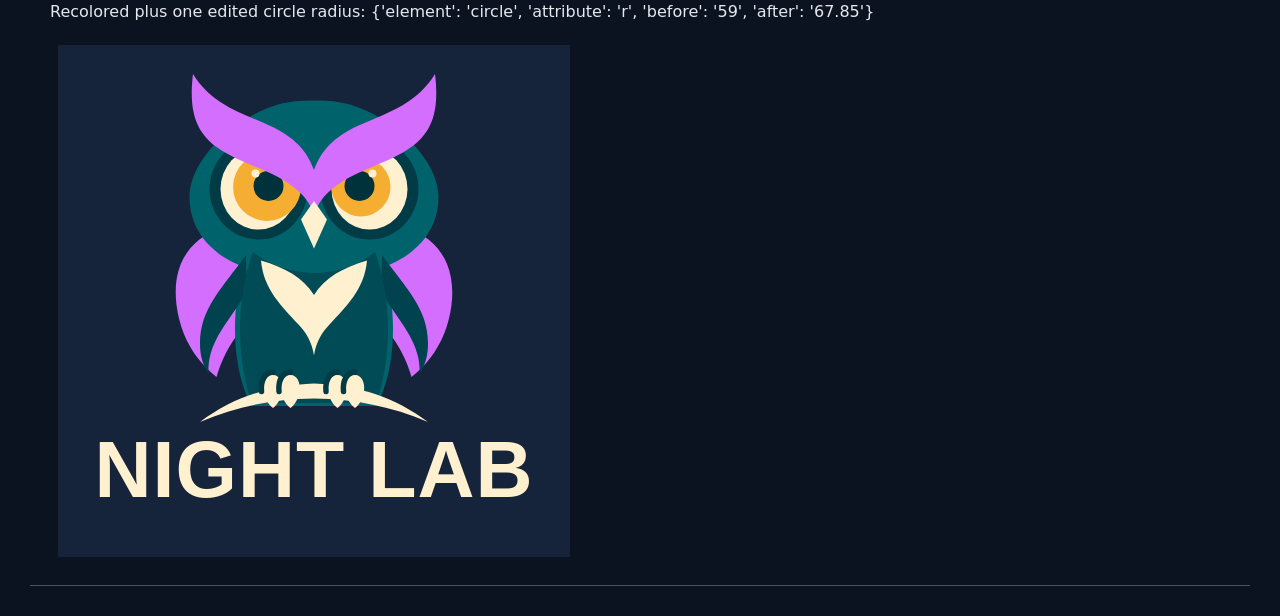
<file: image_26_experiment/derived/svg-comparison.html>
<!doctype html><html><meta charset="utf-8"><title>SVG scale and recolor</title><style>body{background:#0c1320;color:#e5e8ed;font:16px system-ui;margin:30px}img{object-fit:contain;background:#15243a;margin:8px;vertical-align:middle}.light-preview img{background:#e5e1d5}section{padding:20px;border-bottom:1px solid #4a5467}button{padding:10px;background:#28425e;color:white;border:1px solid #7fa6bf}</style><h1>Native SVG output: scale and editable fills</h1><button onclick="document.body.classList.toggle('light-preview')">Toggle light/dark artwork background</button><section><h2>svg-flare</h2><p>Original at 32, 128 and 512 CSS pixels</p><img src="../outputs/19-svg-flare.svg" width="32" height="32"><img src="../outputs/19-svg-flare.svg" width="128" height="128"><img src="../outputs/19-svg-flare.svg" width="512" height="512"><p>Locally recolored version (4 elements)</p><img src="19-svg-flare-recolored.svg" width="512" height="512"><p>Recolored plus one edited circle radius: {&#x27;element&#x27;: &#x27;circle&#x27;, &#x27;attribute&#x27;: &#x27;r&#x27;, &#x27;before&#x27;: &#x27;89&#x27;, &#x27;after&#x27;: &#x27;102.35&#x27;}</p><img src="19-svg-flare-shape-edited.svg" width="512" height="512"></section><section><h2>svg-sunburst</h2><p>Original at 32, 128 and 512 CSS pixels</p><img src="../outputs/20-svg-sunburst.svg" width="32" height="32"><img src="../outputs/20-svg-sunburst.svg" width="128" height="128"><img src="../outputs/20-svg-sunburst.svg" width="512" height="512"><p>Locally recolored version (3 elements)</p><img src="20-svg-sunburst-recolored.svg" width="512" height="512"><p>Recolored plus one edited circle radius: {&#x27;element&#x27;: &#x27;circle&#x27;, &#x27;attribute&#x27;: &#x27;r&#x27;, &#x27;before&#x27;: &#x27;59&#x27;, &#x27;after&#x27;: &#x27;67.85&#x27;}</p><img src="20-svg-sunburst-shape-edited.svg" width="512" height="512"></section></html>
</file>
<file: site.css>
:root{color-scheme:dark;--navy:#0b1420;--panel:#102330;--panel-2:#152c39;--cream:#f2e9d7;--teal:#71c7bd;--amber:#e1b25e;--muted:#9eb0b8;--line:#2b404b;--rail:190px}
*{box-sizing:border-box}html{scroll-behavior:smooth;scroll-padding-top:24px}body{margin:0;background:var(--navy);color:var(--cream);font:17px/1.65 "Segoe UI",Trebuchet MS,Arial,sans-serif}a{color:var(--teal);text-underline-offset:4px}a:hover{color:var(--amber)}button,select,input{font:inherit}button,select{background:var(--panel-2);color:var(--cream);border:1px solid #647f89;border-radius:5px;padding:8px 12px}button{cursor:pointer}button:hover{border-color:var(--amber)}:focus-visible{outline:3px solid var(--amber);outline-offset:4px}img{display:block;max-width:100%;height:auto}figure{margin:0;min-width:0}figcaption{font-size:.85rem;line-height:1.5;padding:12px 2px;color:var(--muted)}figcaption strong{display:block;color:var(--cream);font-weight:600}figcaption p{margin:8px 0}figcaption .id{float:left;margin-right:9px}figcaption span:not(.id){display:block}pre{font:12px/1.7 Consolas,monospace;white-space:pre-wrap;overflow-wrap:anywhere;background:var(--navy);padding:12px;border:1px solid var(--line)}code{font: .88em Consolas,monospace;color:#bde4dd;overflow-wrap:anywhere}h1,h2,h3{line-height:1.12;font-weight:500;letter-spacing:-.035em;margin:0}h1,h2{font-family:Georgia,"Times New Roman",serif}h1{font-size:clamp(3.1rem,5.3vw,5.9rem)}h1 em{color:var(--teal);font-weight:400}h2{font-size:clamp(2rem,3.2vw,3.6rem)}h3{font-size:1.35rem;margin:16px 0;letter-spacing:-.015em;font-weight:600}p{margin:0 0 20px}blockquote{margin:16px 0;padding:5px 0 5px 22px;border-left:3px solid var(--amber);font:1.15rem/1.6 Georgia,serif}b,strong{font-weight:650}.skip{position:fixed;top:-100px;left:16px;background:var(--amber);color:var(--navy);z-index:99;padding:12px}.skip:focus{top:10px}
.rail{position:fixed;left:0;top:0;bottom:0;width:var(--rail);border-right:1px solid var(--line);padding:32px 22px;overflow-y:auto;background:#09131e}.wordmark{font-size:31px;line-height:.96;letter-spacing:.16em;text-decoration:none;color:var(--cream);font-weight:800}.wordmark span{color:var(--teal)}.rail-note{font:11px/1.6 Consolas,monospace;color:var(--muted);margin:18px 0 30px}.rail nav{display:flex;flex-direction:column;gap:9px}.rail nav a{font-size:12px;letter-spacing:.03em;color:var(--muted);text-decoration:none;border-left:2px solid transparent;padding-left:9px}.rail nav a.active{color:var(--cream);border-left-color:var(--amber)}.rail-gallery{display:block;font-size:12px;line-height:1.5;margin-top:30px}main{margin-left:var(--rail);max-width:1600px;padding:0 5.2vw}.hero{display:grid;grid-template-columns:1fr 1fr;gap:42px;align-items:center;padding:68px 0 52px;min-height:740px}.hero-copy>p:not(.eyebrow){max-width:630px}.hero h1{margin:20px 0 30px}.hero .lede{font-size:1.24rem;line-height:1.6}.hero-art{position:relative}.hero-art img{width:100%;border:1px solid var(--line);border-radius:2px}.eyebrow{font:11px/1.5 Consolas,monospace;text-transform:uppercase;letter-spacing:.14em;color:var(--amber);margin:0 0 14px}.actions{display:flex;flex-wrap:wrap;align-items:center;gap:20px;margin-top:28px}.button{display:inline-block;background:var(--teal);color:#0b2029;text-decoration:none;font-size:14px;font-weight:700;padding:12px 18px;border-radius:4px}.button:hover{background:var(--cream);color:var(--navy)}.quiet-link{font-size:14px}.run-strip{display:flex;flex-wrap:wrap;gap:16px 30px;padding:19px 0;border-top:1px solid var(--line);border-bottom:1px solid var(--line);font:12px/1.6 Consolas,monospace;color:var(--muted)}.run-strip b{color:var(--cream)}
section{padding:72px 0;border-bottom:1px solid var(--line);scroll-margin-top:24px}.section-head{margin-bottom:28px;max-width:850px}.section-intro{max-width:900px;color:#c2ced0;font-size:1.08rem;margin-bottom:32px}.prose-columns{display:grid;grid-template-columns:1fr 1fr;gap:40px}.pair,.triple,.quad{display:grid;gap:24px}.pair{grid-template-columns:repeat(2,minmax(0,1fr))}.triple{grid-template-columns:repeat(3,minmax(0,1fr))}.quad{grid-template-columns:repeat(4,minmax(0,1fr))}.pair>figure>a>img,.triple>figure>a>img,.quad>figure>a>img{width:100%;aspect-ratio:1;object-fit:contain;background:var(--panel)}.id{font:12px/1.4 Consolas,monospace;color:var(--amber);border:1px solid #6a613f;padding:3px 5px;text-decoration:none;display:inline-block}.observation{margin:26px 0 0;background:var(--panel);border-left:3px solid var(--amber);padding:20px 24px;color:#c9d6d7;font-size:.95rem}.observation>b{color:var(--cream)}.note{font-size:.88rem;padding:16px 0;color:var(--muted);margin-bottom:0}.source{font-size:.85rem;margin-top:22px}.table-wrap{overflow-x:auto;margin:25px 0}table{border-collapse:collapse;width:100%;font-size:.88rem;line-height:1.55}caption{text-align:left;color:var(--muted);font:12px Consolas,monospace;padding:10px 0 15px}th{text-align:left;color:var(--cream);border-bottom:2px solid var(--line);font-size:.77rem;letter-spacing:.04em;padding:13px 12px;background:#0d1d29}td{border-bottom:1px solid var(--line);padding:15px 12px;vertical-align:top;color:#bfced2}td small{display:block;color:var(--muted);font:11px/1.8 Consolas,monospace;margin-top:5px}.number{font-family:Consolas,monospace;white-space:nowrap}.quality-layout{display:grid;grid-template-columns:minmax(0,1.1fr) minmax(0,1fr);gap:32px}.quality-layout figure img{margin-top:14px;width:100%}.control-label{display:block;font-size:13px;font-weight:650;margin:10px 0}.definitions{display:grid;grid-template-columns:1fr 1fr;gap:30px;margin:25px 0}.definitions>div{border-top:2px solid var(--teal);padding:8px 0}.feature{background:linear-gradient(90deg,rgba(31,77,77,.12),transparent 90%)}.flow{list-style:none;display:grid;grid-template-columns:repeat(4,minmax(0,1fr));padding:0;margin:30px 0;gap:0}.flow li{padding:16px;border:1px solid var(--line);border-right:0;background:var(--panel);font-size:13px;position:relative}.flow li:last-child{border-right:1px solid var(--line)}.flow b,.flow span{display:block}.flow b{color:var(--teal);margin-bottom:6px}.flow li:not(:last-child):after{content:'→';position:absolute;right:-9px;top:14px;z-index:1;color:var(--amber);font-size:18px}.markup-inputs{display:grid;grid-template-columns:minmax(0,.85fr) minmax(0,1fr);gap:36px;align-items:center;margin:32px 0}.comparison{max-width:850px;margin:35px auto 0}.compare-stage{position:relative;overflow:hidden}.compare-stage>img{width:100%}.revealed{position:absolute;inset:0;clip-path:inset(0 50% 0 0)}.compare-tag{position:absolute;bottom:12px;background:rgba(8,17,27,.9);font-size:12px;padding:7px 9px;color:white}.compare-tag.left{left:12px}.compare-tag.right{right:12px}.divider{position:absolute;left:50%;top:0;bottom:0;border-left:2px solid var(--amber);pointer-events:none}input[type=range]{width:100%;accent-color:var(--amber);min-height:30px}.metrics{font:13px Consolas,monospace;color:var(--muted)}.metrics p{margin-top:20px;margin-bottom:0}.wide{max-width:1000px;margin:32px auto 0}.animation img{width:100%;aspect-ratio:1;object-fit:contain}.animation figcaption{display:flex;flex-wrap:wrap;align-items:center;gap:12px}.animation figcaption strong{width:100%}.play{font-size:12px}.vector-controls{display:flex;flex-wrap:wrap;align-items:center;gap:12px;font-size:13px;margin:25px 0}.vector-sizes{display:flex;align-items:flex-end;flex-wrap:wrap;gap:22px;background:#0a1926;border:1px solid var(--line);padding:22px}.vector-sizes figure{flex:none}.vector-sizes figure img{object-fit:contain;background:#142a3b}.vector-sizes.light figure img{background:#e5e1d5}.inventory table{min-width:1060px}.inventory th:nth-child(3),.inventory th:nth-child(4){width:23%}.inventory td:first-child{width:40px}details{min-width:80px}summary{cursor:pointer;color:var(--teal)}details[open]{min-width:240px}footer{padding:70px 0 45px;max-width:1000px}footer h2{margin:18px 0 24px}.footer-links{display:flex;flex-wrap:wrap;gap:15px 25px;margin:30px 0}.fine{font-size:12px;color:var(--muted)}
@media(min-width:1800px){main{padding-left:90px;padding-right:90px}}@media(max-width:1150px){:root{--rail:160px}.rail{padding:26px 15px}.hero{gap:26px;min-height:650px;padding-top:40px}main{padding:0 30px}.quad{grid-template-columns:repeat(2,minmax(0,1fr))}.flow{grid-template-columns:repeat(2,minmax(0,1fr))}.flow li{border:1px solid var(--line)}.flow li:after{display:none}}
@media(max-width:800px){:root{--rail:0px}.rail{position:static;width:auto;padding:18px 22px;border-right:0;border-bottom:1px solid var(--line)}.wordmark{font-size:20px;line-height:1;display:inline-block}.wordmark br{display:none}.wordmark span{margin-left:8px}.rail-note,.rail-gallery{display:none}.rail nav{flex-direction:row;overflow-x:auto;gap:18px;margin-top:16px;white-space:nowrap;padding-bottom:5px}.rail nav a{font-size:12px;padding:0;border:0}.rail nav a.active{color:var(--amber)}main{margin:0;padding:0 22px}.hero{grid-template-columns:1fr;min-height:0;padding:40px 0 30px}.hero h1{font-size:clamp(3.2rem,11vw,5rem);margin:18px 0 25px}.hero-art{max-width:600px}.hero-art img{max-height:560px;object-fit:cover}.run-strip{font-size:11px;gap:10px 20px}section{padding:48px 0}.section-head{margin-bottom:22px}.section-intro{font-size:1rem}.prose-columns,.quality-layout,.markup-inputs{grid-template-columns:1fr;gap:22px}.triple{grid-template-columns:1fr}.triple figure{max-width:600px}.definitions{gap:20px}.pair{gap:15px}.quad{gap:16px}.table-wrap{margin-left:-5px;margin-right:-5px}.vector-sizes{padding:12px;gap:14px}.vector-sizes figure:last-child{max-width:100%;flex-shrink:1}.vector-sizes figure:last-child img{width:100%;height:auto}blockquote{font-size:1.04rem}.observation{padding:17px 18px}.metrics{font-size:12px}.compare-tag{font-size:10px}.footer-links{font-size:14px}}
@media(max-width:480px){.pair,.quad,.definitions{grid-template-columns:1fr}.flow{grid-template-columns:1fr}.hero h1{font-size:3.05rem}.hero .lede{font-size:1.1rem}.vector-controls{align-items:flex-start;flex-direction:column}.metrics{grid-template-columns:1fr;gap:0}.metrics p{margin-top:12px}td,th{padding:12px 8px}body{font-size:16px}}
@media(prefers-reduced-motion:reduce){html{scroll-behavior:auto}*{animation:none!important;transition:none!important}}
</file>
